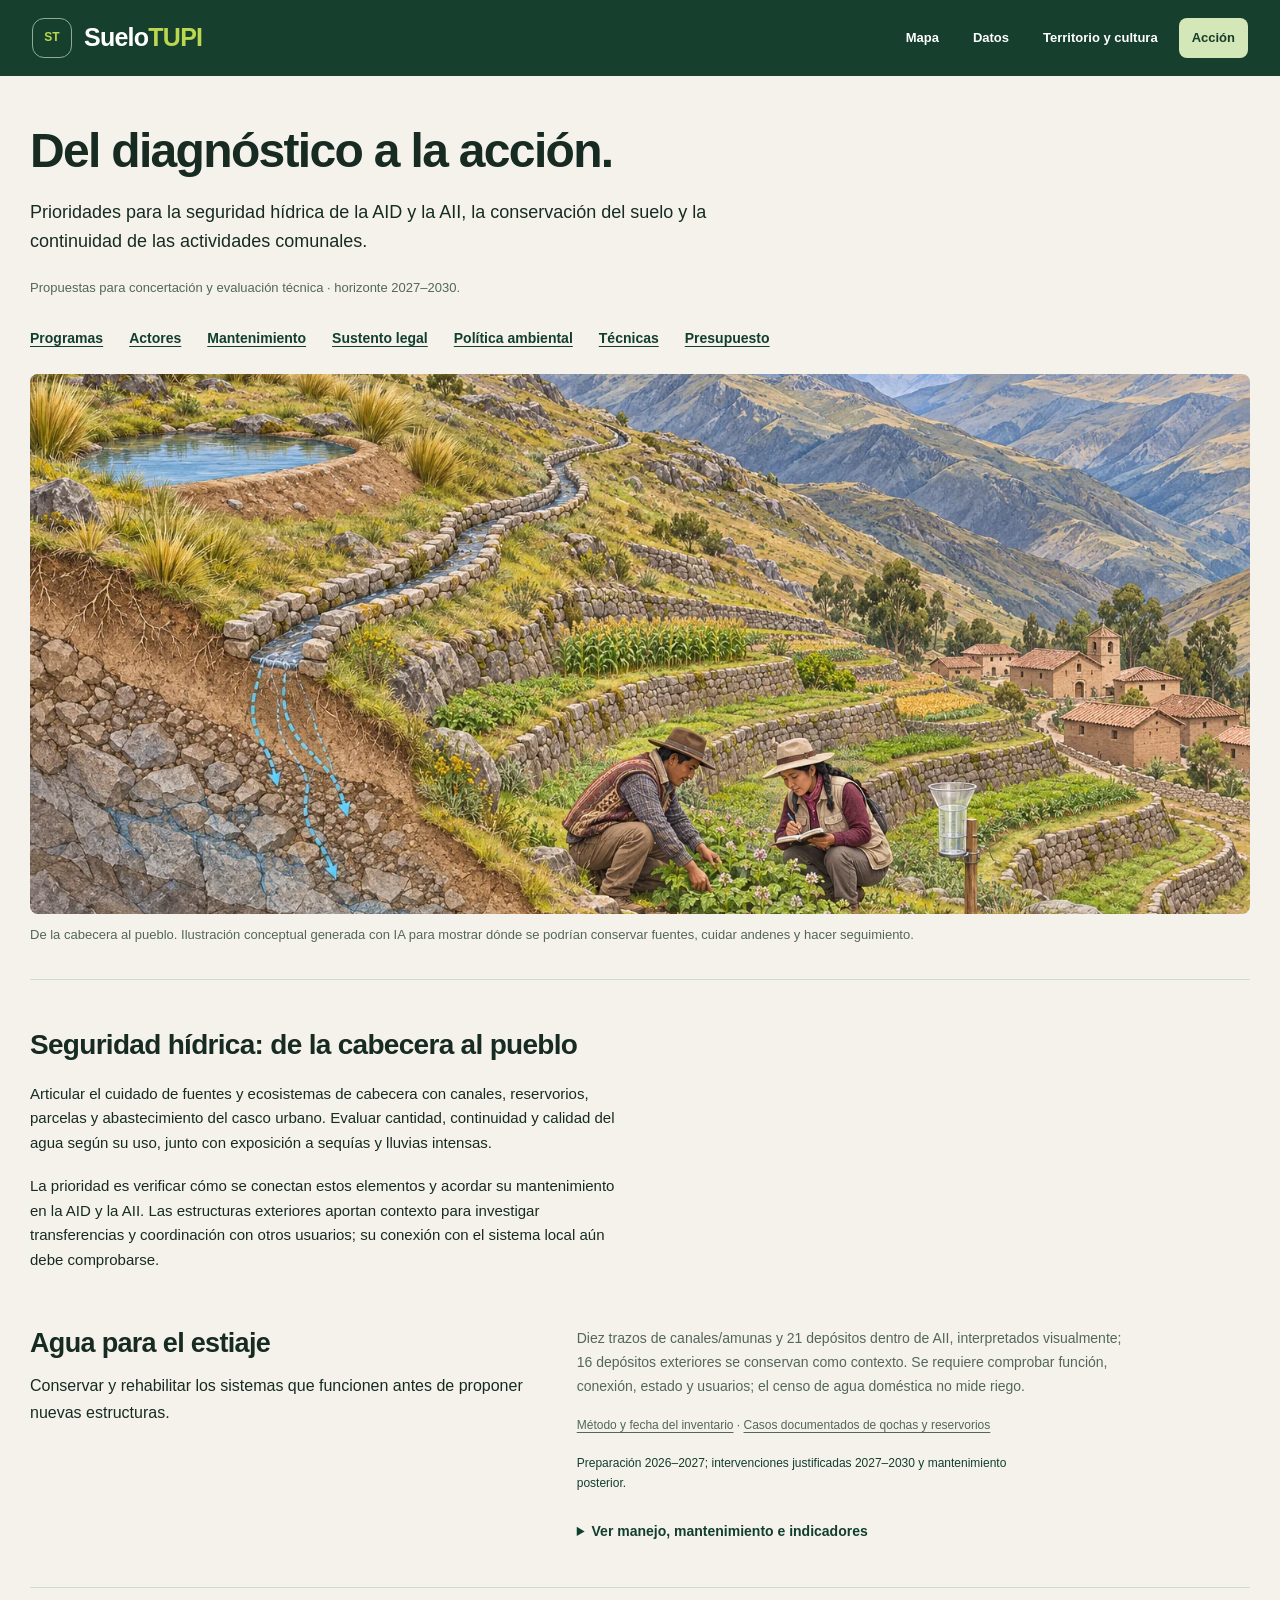
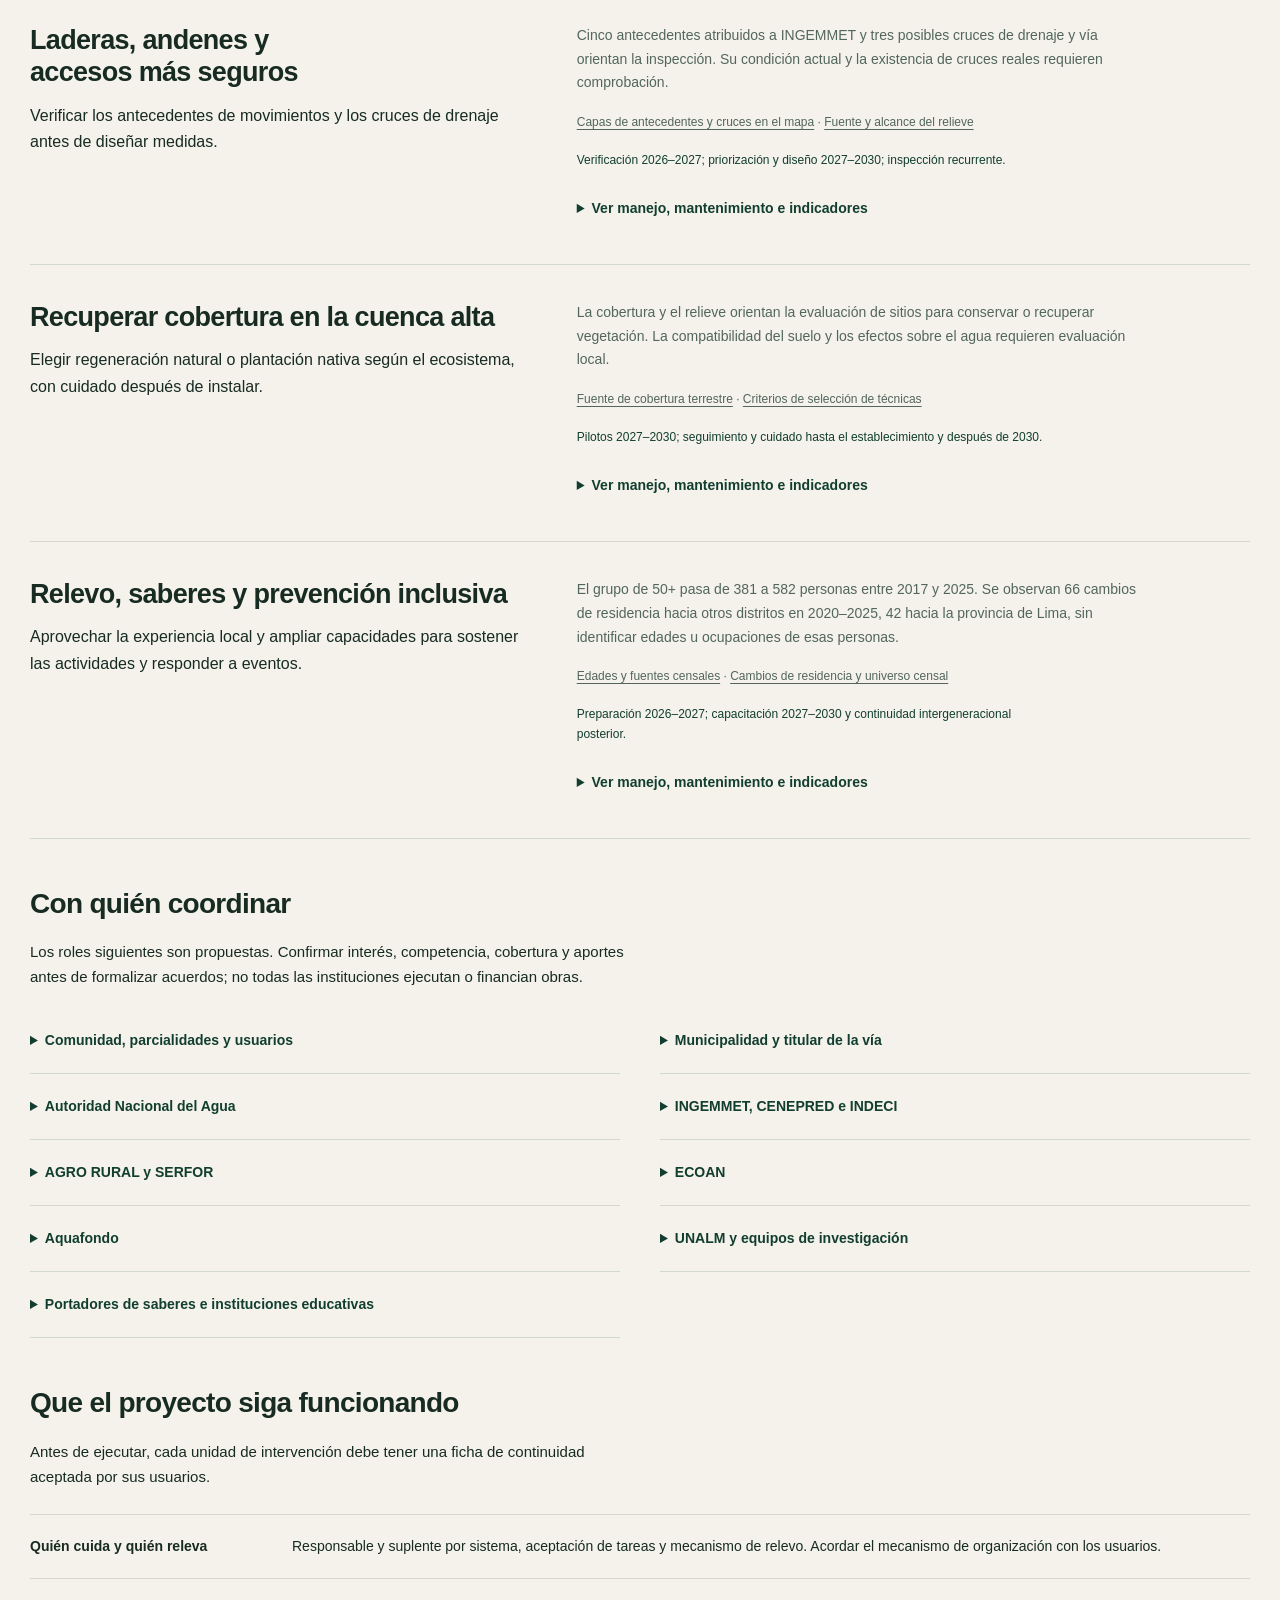
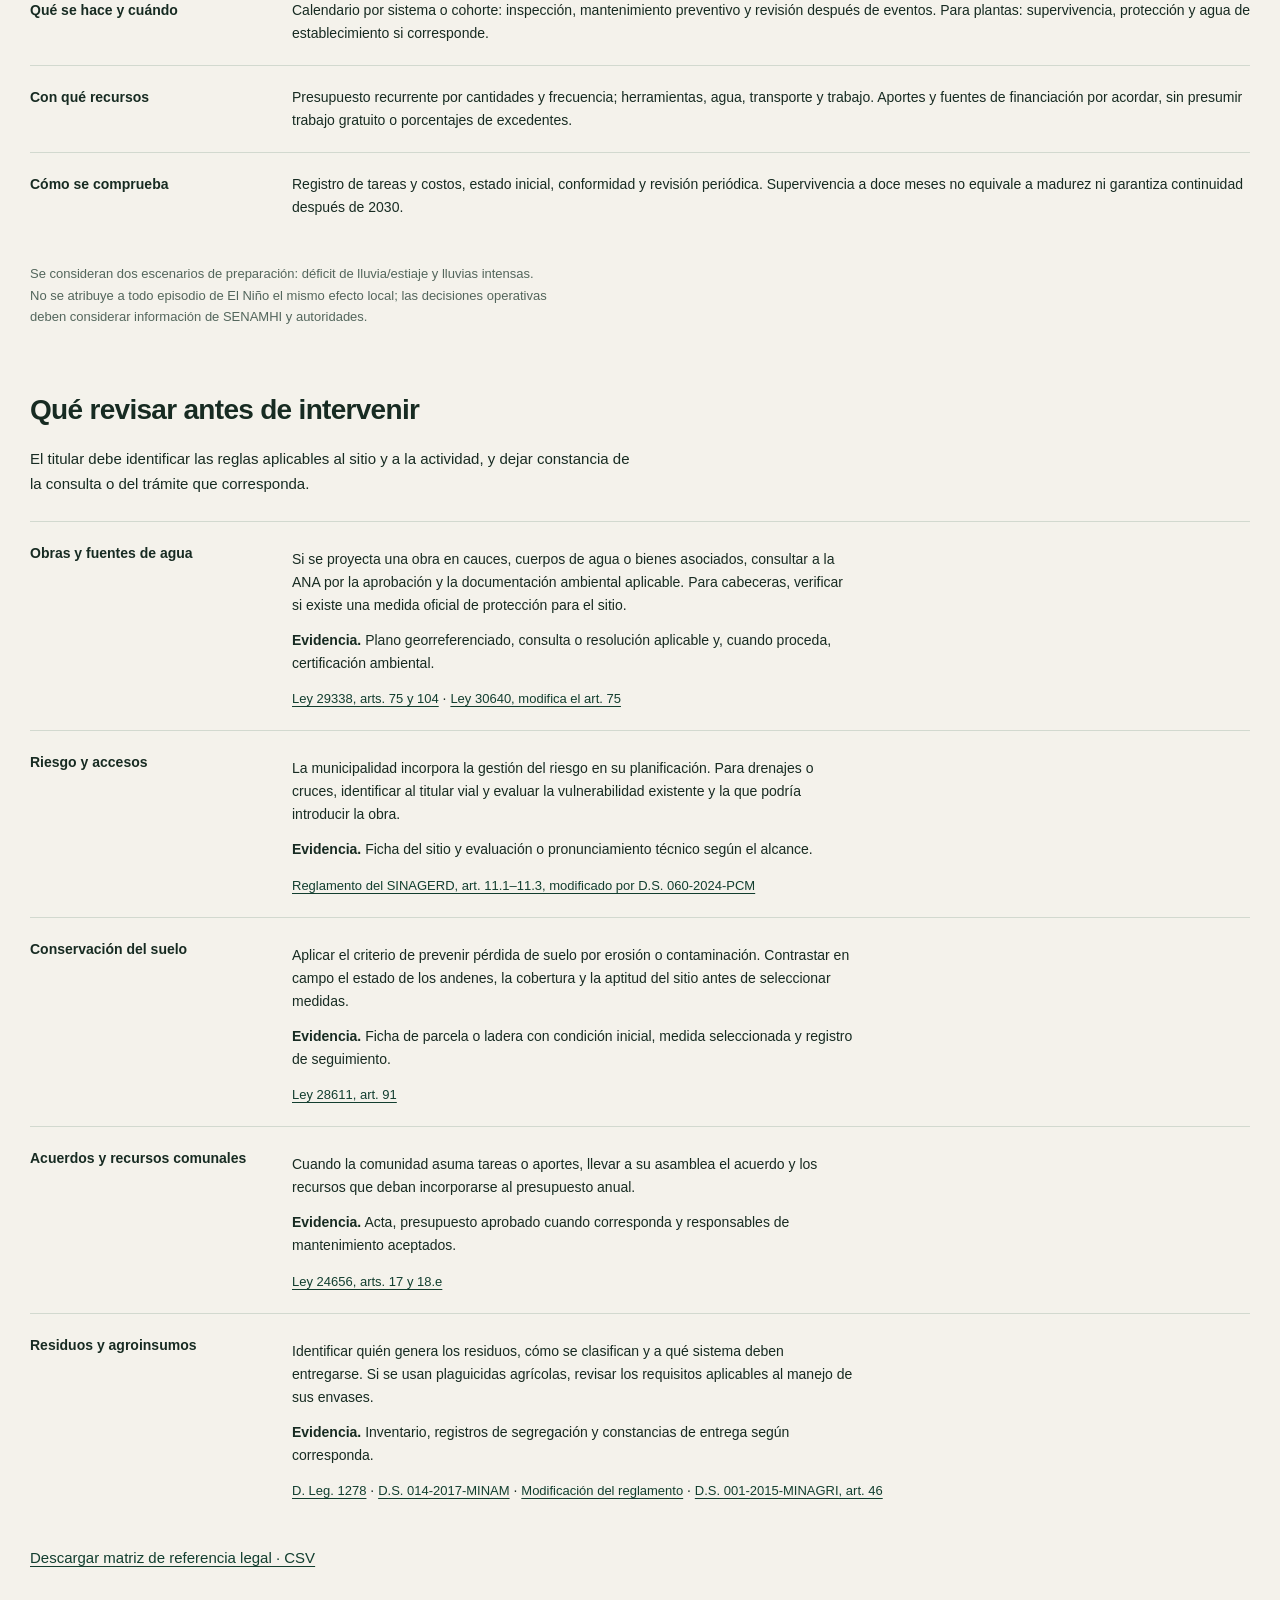
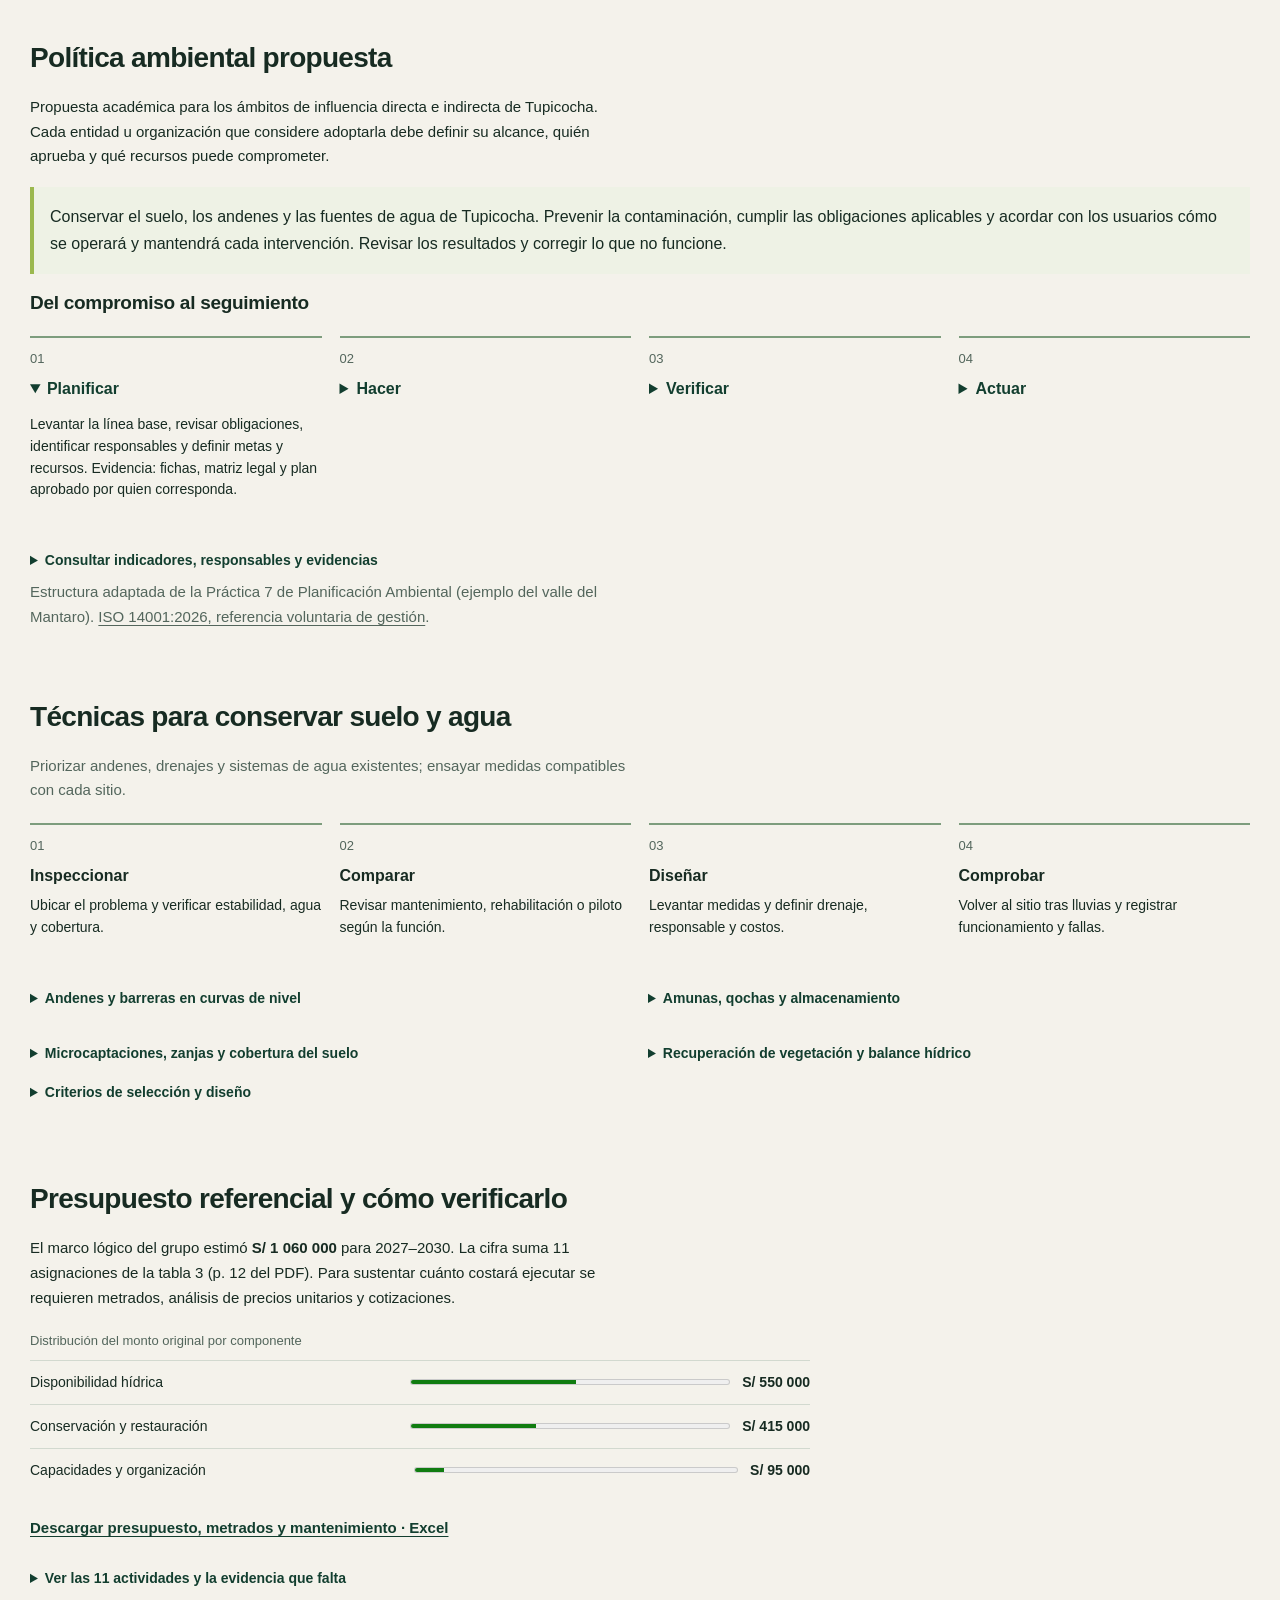
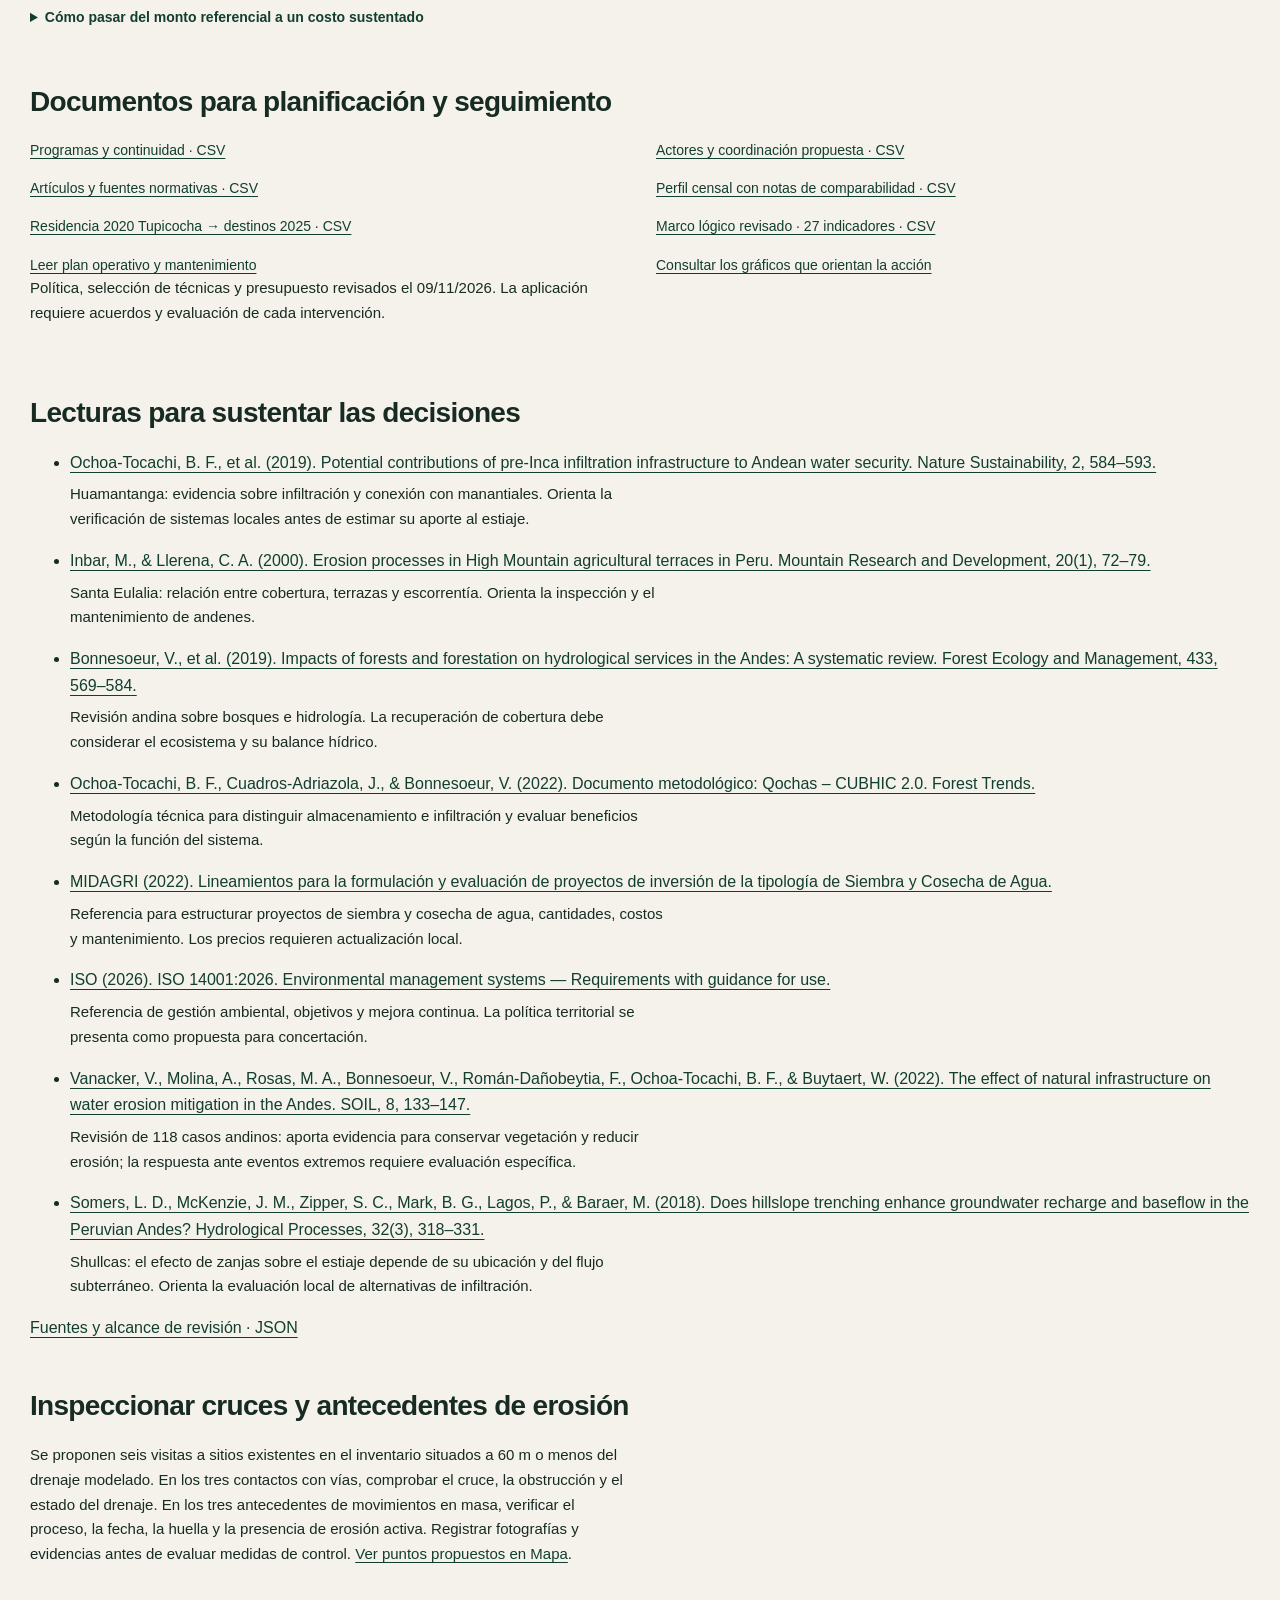
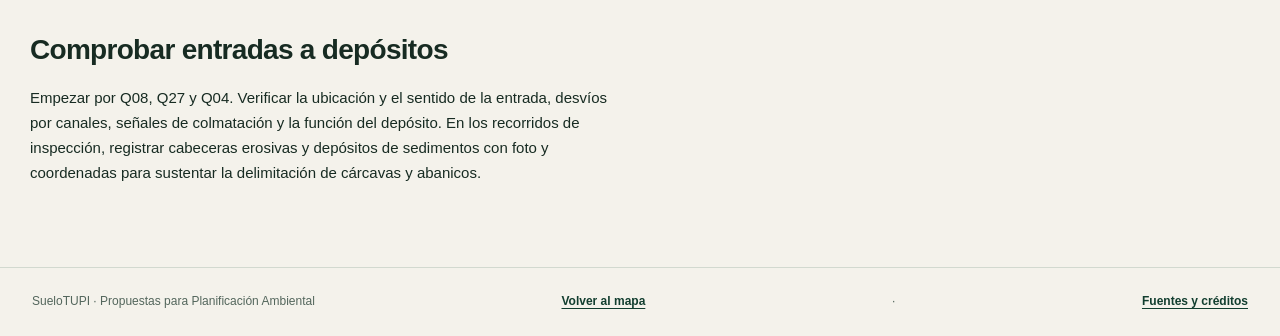
<file: accion.html>
<!doctype html><html lang="es"><head><link rel="icon" href="data:,"><meta charset="utf-8"><meta name="viewport" content="width=device-width,initial-scale=1"><title>SueloTUPI · Acción territorial</title><meta name="description" content="Propuestas de manejo, actores, mantenimiento e indicadores para Tupicocha."><link rel="stylesheet" href="territorio.css?v=20261106p2"><link rel="stylesheet" href="accion.css?v=20261109"></head><body><a class="skip-link" href="#contenido">Ir a las propuestas</a><header class="site-header"><a class="site-brand" href="index.html"><span class="brand-monogram">ST</span><span>Suelo<b>TUPI</b></span></a><nav class="site-nav" aria-label="Navegación principal"><a href="index.html">Mapa</a><a href="dashboard.html">Datos</a><a href="territorio.html">Territorio y cultura</a><a href="accion.html" aria-current="page">Acción</a></nav></header><main id="contenido" class="action-shell"><section class="action-intro"><h1>Del diagnóstico a la acción.</h1><p>Prioridades para la seguridad hídrica de la AID y la AII, la conservación del suelo y la continuidad de las actividades comunales.</p><p class="action-status">Propuestas para concertación y evaluación técnica · horizonte 2027–2030.</p><nav class="action-index" aria-label="En esta sección"><a href="#programas">Programas</a><a href="#actores">Actores</a><a href="#continuidad">Mantenimiento</a><a href="#normas">Sustento legal</a><a href="#politica">Política ambiental</a><a href="#tecnicas">Técnicas</a><a href="#presupuesto">Presupuesto</a></nav><figure class="action-hero">
  <img src="assets/accion-cabecera-ilustracion.webp" width="1536" height="1024" fetchpriority="high" alt="Ilustración de una cabecera andina con qocha y canal de infiltración, andenes, viviendas y dos personas que registran observaciones de campo.">
  <figcaption>De la cabecera al pueblo. Ilustración conceptual generada con IA para mostrar dónde se podrían conservar fuentes, cuidar andenes y hacer seguimiento.</figcaption>
</figure></section>
<section class="action-section" id="seguridad-hidrica"><h2>Seguridad hídrica: de la cabecera al pueblo</h2><p>Articular el cuidado de fuentes y ecosistemas de cabecera con canales, reservorios, parcelas y abastecimiento del casco urbano. Evaluar cantidad, continuidad y calidad del agua según su uso, junto con exposición a sequías y lluvias intensas.</p><p>La prioridad es verificar cómo se conectan estos elementos y acordar su mantenimiento en la AID y la AII. Las estructuras exteriores aportan contexto para investigar transferencias y coordinación con otros usuarios; su conexión con el sistema local aún debe comprobarse.</p></section><section id="programas" aria-label="Programas de acción"><article class="programme" id="programa-agua"><div class="programme-heading"><h2>Agua para el estiaje</h2><p>Conservar y rehabilitar los sistemas que funcionen antes de proponer nuevas estructuras.</p></div><div class="programme-content"><p class="evidence-reading">Diez trazos de canales/amunas y 21 depósitos dentro de AII, interpretados visualmente; 16 depósitos exteriores se conservan como contexto. Se requiere comprobar función, conexión, estado y usuarios; el censo de agua doméstica no mide riego.</p><p class="source-inline"><a href="fuentes.html#inventario">Método y fecha del inventario</a> · <a href="territorio.html#reservorios">Casos documentados de qochas y reservorios</a></p><p class="horizon">Preparación 2026–2027; intervenciones justificadas 2027–2030 y mantenimiento posterior.</p><details class="programme-details"><summary>Ver manejo, mantenimiento e indicadores</summary><h3>Propuesta de manejo</h3><p>Inventariar captaciones, tramos, depósitos y puntos de uso; priorizar reparación sustentada, pérdidas y mantenimiento. Evaluar alternativas de almacenamiento e infiltración según suelo, geología y demanda.</p><h3>Antes de intervenir</h3><p>Ficha por sistema, balance de oferta y demanda de agua, acuerdo de usuarios, diseño y autorizaciones pertinentes.</p><h3>Cuidado y continuidad</h3><p>Usuarios y responsables acordados por sistema: limpieza e inspección antes de lluvias; revisión de entradas, salidas, sedimentos y revestimiento. Registrar tareas, costos y fallas, con revisión después de eventos.</p><h3>Qué se medirá</h3><p>Longitud operativa verificada, unidades con mantenimiento registrado y continuidad de servicio medida en el universo acordado. Separar agua domiciliaria, riego e infiltración.</p><p class="action-reference">Marco lógico: A1.1, A1.2, A1.3, A1.4</p><details class="metric-details"><summary>Indicadores y fórmulas del marco</summary><dl><div><dt>Cobertura de inventario por tipo</dt><dd>100 × estructuras verificadas / padrón validado del mismo tipo; si no hay padrón, informar conteo sin porcentaje · % y conteos por tipo separados</dd></div><div><dt>Estructuras nuevas operativas con conformidad</dt><dd>Conteo por tipo con diseño, autorizaciones pertinentes, recepción y prueba · unidades por tipo</dd></div><div><dt>Estructuras deterioradas rehabilitadas</dt><dd>100 × estructuras inicialmente deterioradas/colmatadas rehabilitadas con conformidad / total de estructuras identificadas inicialmente deterioradas/colmatadas del mismo tipo · % por tipo</dd></div><div><dt>Cumplimiento de mantenimiento de estructuras y drenajes</dt><dd>100 × unidades mantenidas conformes / unidades del padrón de estructuras hídricas y drenajes críticos; calcular por tipo sin limitar al subconjunto programado · % por tipo</dd></div></dl></details><p class="action-reference">Actores para coordinar: <a href="#actor-comunidad">Comunidad, parcialidades y usuarios</a>, <a href="#actor-ana">Autoridad Nacional del Agua</a>, <a href="#actor-aquafondo">Aquafondo</a>, <a href="#actor-agro">AGRO RURAL y SERFOR</a>, <a href="#actor-unalm">UNALM y equipos de investigación</a>, <a href="#actor-municipalidad">Municipalidad y titular de la vía</a></p></details></div></article><article class="programme" id="programa-suelo"><div class="programme-heading"><h2>Laderas, andenes y accesos más seguros</h2><p>Verificar los antecedentes de movimientos y los cruces de drenaje antes de diseñar medidas.</p></div><div class="programme-content"><p class="evidence-reading">Cinco antecedentes atribuidos a INGEMMET y tres posibles cruces de drenaje y vía orientan la inspección. Su condición actual y la existencia de cruces reales requieren comprobación.</p><p class="source-inline"><a href="index.html">Capas de antecedentes y cruces en el mapa</a> · <a href="fuentes.html#relieve">Fuente y alcance del relieve</a></p><p class="horizon">Verificación 2026–2027; priorización y diseño 2027–2030; inspección recurrente.</p><details class="programme-details"><summary>Ver manejo, mantenimiento e indicadores</summary><h3>Propuesta de manejo</h3><p>Recuperar fichas y fechas de los antecedentes; inspeccionar laderas y andenes, obstrucciones y contactos reales. Evaluar conservación de andenes y drenajes y, donde corresponda, diseño geotécnico/hidráulico de soluciones.</p><h3>Antes de intervenir</h3><p>Diagnóstico del sitio y receptores, validación de que el cruce existe y revisión del titular de la vía. No dimensionar obras ni declarar zonas seguras a partir de puntos o pendiente.</p><h3>Cuidado y continuidad</h3><p>Custodios de andenes y titular vial por identificar y acordar: revisar muros y drenajes antes de lluvias y tras eventos; retirar obstrucciones de forma segura según indicación técnica; registrar cambios y cierres.</p><h3>Qué se medirá</h3><p>Sitios con ficha verificable, superficie/longitud de andenes intervenida con conformidad y mantenimiento efectuado. Comunicar obstrucciones; los umbrales de alerta requieren sustento y autoridad competente.</p><p class="action-reference">Marco lógico: A2.1, A2.3</p><details class="metric-details"><summary>Indicadores y fórmulas del marco</summary><dl><div><dt>Unidades críticas con ficha y revisión técnica</dt><dd>100 × unidades priorizadas con ficha/evaluación requerida / unidades del padrón priorizado · %</dd></div><div><dt>Andenes prioritarios rehabilitados</dt><dd>100 × unidades rehabilitadas conformes / unidades inventariadas priorizadas, con unidad definida · %</dd></div><div><dt>Obras ejecutadas con conformidad técnica</dt><dd>100 × obras ejecutadas con conformidad / obras ejecutadas incluidas · %</dd></div></dl></details><p class="action-reference">Actores para coordinar: <a href="#actor-municipalidad">Municipalidad y titular de la vía</a>, <a href="#actor-riesgo">INGEMMET, CENEPRED e INDECI</a>, <a href="#actor-comunidad">Comunidad, parcialidades y usuarios</a>, <a href="#actor-ana">Autoridad Nacional del Agua</a>, <a href="#actor-agro">AGRO RURAL y SERFOR</a>, <a href="#actor-unalm">UNALM y equipos de investigación</a></p></details></div></article><article class="programme" id="programa-cabecera"><div class="programme-heading"><h2>Recuperar cobertura en la cuenca alta</h2><p>Elegir regeneración natural o plantación nativa según el ecosistema, con cuidado después de instalar.</p></div><div class="programme-content"><p class="evidence-reading">La cobertura y el relieve orientan la evaluación de sitios para conservar o recuperar vegetación. La compatibilidad del suelo y los efectos sobre el agua requieren evaluación local.</p><p class="source-inline"><a href="fuentes.html#mapbiomas">Fuente de cobertura terrestre</a> · <a href="#tecnicas">Criterios de selección de técnicas</a></p><p class="horizon">Pilotos 2027–2030; seguimiento y cuidado hasta el establecimiento y después de 2030.</p><details class="programme-details"><summary>Ver manejo, mantenimiento e indicadores</summary><h3>Propuesta de manejo</h3><p>Inventariar especies, suelo y presiones; comparar regeneración asistida y pilotos de plantación. Evaluar queñuas (Polylepis spp.) solo en sitios compatibles. Maguey y shutanco del marco requieren identificación y aptitud; no se asignan automáticamente a cabecera.</p><h3>Antes de intervenir</h3><p>Determinación botánica y procedencia, compatibilidad ecológica y geotécnica, fuente de agua si el establecimiento lo requiere, protección y acuerdo de cuidado. No sustituir pajonales o humedales conservados por árboles.</p><h3>Cuidado y continuidad</h3><p>Acordar cuidadores locales y suplentes con los usuarios: riego de establecimiento si procede, protección frente a ganado, inspección, registro de mortalidad y reposición como cohortes separadas. Presupuestar y asegurar continuidad antes de plantar.</p><h3>Qué se medirá</h3><p>Seguimiento propuesto a los 3, 6 y 12 meses y luego anual: supervivencia sobre cohorte original, causa de mortalidad, cobertura y costos. La edad de madurez se definirá por especie y objetivo; no se promete madurez en 2030.</p><p class="action-reference">Marco lógico: A2.2, A2.4</p><details class="metric-details"><summary>Indicadores y fórmulas del marco</summary><dl><div><dt>Supervivencia de cohorte original a 12 meses</dt><dd>100 × individuos originales vivos a 12 meses / individuos originales instalados; reportar no localizados y cobertura · % por especie/sitio/cohorte</dd></div><div><dt>Acuerdo de manejo con mapa y evaluación anual</dt><dd>Estado documental del acuerdo y conteo de evaluaciones realizadas · estado y evaluaciones separados</dd></div></dl></details><p class="action-reference">Actores para coordinar: <a href="#actor-comunidad">Comunidad, parcialidades y usuarios</a>, <a href="#actor-ecoan">ECOAN</a>, <a href="#actor-agro">AGRO RURAL y SERFOR</a>, <a href="#actor-unalm">UNALM y equipos de investigación</a>, <a href="#actor-ana">Autoridad Nacional del Agua</a></p></details></div></article><article class="programme" id="programa-comunidad"><div class="programme-heading"><h2>Relevo, saberes y prevención inclusiva</h2><p>Aprovechar la experiencia local y ampliar capacidades para sostener las actividades y responder a eventos.</p></div><div class="programme-content"><p class="evidence-reading">El grupo de 50+ pasa de 381 a 582 personas entre 2017 y 2025. Se observan 66 cambios de residencia hacia otros distritos en 2020–2025, 42 hacia la provincia de Lima, sin identificar edades u ocupaciones de esas personas.</p><p class="source-inline"><a href="dashboard.html#socialTitle">Edades y fuentes censales</a> · <a href="dashboard.html#migrationTitle">Cambios de residencia y universo censal</a></p><p class="horizon">Preparación 2026–2027; capacitación 2027–2030 y continuidad intergeneracional posterior.</p><details class="programme-details"><summary>Ver manejo, mantenimiento e indicadores</summary><h3>Propuesta de manejo</h3><p>Organizar aprendizaje entre generaciones sobre agua, andenes y cuidado de plantas; tareas técnicas y productivas con participación voluntaria. Revisar rutas y comunicación accesible para personas con dificultades de movilidad y acordar ejercicios de preparación.</p><h3>Antes de intervenir</h3><p>Convocatoria inclusiva, intereses y disponibilidad de participantes; acuerdos de acceso, registro de prácticas y coordinación con autoridades. No presumir incapacidad por edad o escolaridad.</p><h3>Cuidado y continuidad</h3><p>Equipos locales con relevo de funciones y custodia compartida de registros; formación práctica recurrente, revisión de contactos y rendición periódica. El mecanismo de mantenimiento debe ser acordado por sus participantes.</p><h3>Qué se medirá</h3><p>Participantes únicos, competencias demostradas y actividades de educación documentadas; cumplimiento de tareas acordadas. Investigar edad y ocupación de migrantes antes de atribuir déficit laboral al éxodo juvenil.</p><p class="action-reference">Marco lógico: A3.1, A3.2, A3.3</p><details class="metric-details"><summary>Indicadores y fórmulas del marco</summary><dl><div><dt>Personas formadas sin duplicados</dt><dd>Conteo de participantes únicos con criterio de formación completada · personas</dd></div><div><dt>Competencia práctica demostrada</dt><dd>100 × evaluados que cumplen rúbrica / participantes evaluados · %</dd></div><div><dt>Campañas realizadas y documentadas</dt><dd>Conteo de campañas con plan y reporte · campañas/año</dd></div><div><dt>Mejora de aprendizaje entre pruebas</dt><dd>100 × evaluados con mejora según criterio / participantes con prueba inicial y final comparables · %</dd></div><div><dt>Mecanismo de mantenimiento y financiamiento acordado</dt><dd>Estado de acta, calendario, presupuesto y mecanismo evaluado; sin asumir fondos recaudados · estado documental</dd></div></dl></details><p class="action-reference">Actores para coordinar: <a href="#actor-comunidad">Comunidad, parcialidades y usuarios</a>, <a href="#actor-cultura">Portadores de saberes e instituciones educativas</a>, <a href="#actor-unalm">UNALM y equipos de investigación</a>, <a href="#actor-municipalidad">Municipalidad y titular de la vía</a>, <a href="#actor-riesgo">INGEMMET, CENEPRED e INDECI</a></p></details></div></article></section>
<section id="actores" class="action-section"><h2>Con quién coordinar</h2><p>Los roles siguientes son propuestas. Confirmar interés, competencia, cobertura y aportes antes de formalizar acuerdos; no todas las instituciones ejecutan o financian obras.</p><div class="actors-grid"><details class="actor" id="actor-comunidad"><summary>Comunidad, parcialidades y usuarios</summary><p>Deliberar sobre sitios y prioridades; acordar custodios, suplentes y tareas de mantenimiento con los usuarios de cada sistema.</p><p><strong>Instrumento propuesto:</strong> Acta, padrón de usuarios y calendario aceptado; identificar organizaciones de riego y productores existentes.</p><p class="source-inline">Autonomía y organización comunal: Ley 24656. Participación específica propuesta. <a href="https://cdn.www.gob.pe/uploads/document/file/1395361/Ley%20General%20de%20Comunidades%20Campesinas.pdf" target="_blank" rel="noopener">Consultar referencia</a>.</p></details><details class="actor" id="actor-municipalidad"><summary>Municipalidad y titular de la vía</summary><p>Articular prevención territorial, revisión de accesos y programación de mantenimiento. Identificar qué entidad tiene a cargo cada tramo vial.</p><p><strong>Instrumento propuesto:</strong> Plan de trabajo y presupuesto según competencias; coordinación provincial/regional cuando corresponda.</p><p class="source-inline">Gestión del riesgo en planificación local: reglamento SINAGERD, art. 11. <a href="https://busquedas.elperuano.pe/dispositivo/NL/2296148-1" target="_blank" rel="noopener">Consultar referencia</a>.</p></details><details class="actor" id="actor-ana"><summary>Autoridad Nacional del Agua</summary><p>Consultar la protección de fuentes y las gestiones aplicables a intervenciones en cauces y bienes asociados al agua.</p><p><strong>Instrumento propuesto:</strong> Consulta técnica y procedimientos que correspondan; el acuerdo comunal no reemplaza las autorizaciones aplicables.</p><p class="source-inline">Ley 29338, arts. 75 y104; art. 75 modificado por Ley 30640. <a href="https://busquedas.elperuano.pe/dispositivo/NL/330691-1" target="_blank" rel="noopener">Consultar referencia</a>.</p></details><details class="actor" id="actor-riesgo"><summary>INGEMMET, CENEPRED e INDECI</summary><p>Usar información de INGEMMET para contrastar antecedentes; solicitar orientación de CENEPRED en prevención/reducción y de INDECI en preparación/respuesta, según competencias.</p><p><strong>Instrumento propuesto:</strong> Solicitud de información y asistencia canalizada con el gobierno local; fichas de sitio y productos técnicos.</p><p class="source-inline">Competencias diferenciadas para información geológica, prevención y respuesta; coordinar con el gobierno local. <a href="https://busquedas.elperuano.pe/dispositivo/NL/2296148-1" target="_blank" rel="noopener">Consultar referencia</a>.</p></details><details class="actor" id="actor-agro"><summary>AGRO RURAL y SERFOR</summary><p>Explorar asistencia sobre conservación productiva, andenes y restauración con vegetación adecuada al sitio.</p><p><strong>Instrumento propuesto:</strong> Consulta de programas y requisitos; verificar elegibilidad, ámbito, disponibilidad y soporte técnico.</p><p class="source-inline">Asistencia y elegibilidad de programas por consultar según el tipo de intervención. <a href="https://www.gob.pe/agrorural" target="_blank" rel="noopener">Consultar referencia</a>.</p></details><details class="actor" id="actor-ecoan"><summary>ECOAN</summary><p>Explorar cooperación para restauración de ecosistemas andinos, viverismo y seguimiento comunitario de especies nativas.</p><p><strong>Instrumento propuesto:</strong> Propuesta de cooperación con sitios, tareas, costos y seguimiento; confirmar interés y cobertura territorial.</p><p class="source-inline">Experiencia publicada en Acción Andina; la cooperación en Tupicocha requiere concertación. <a href="https://ecoanperu.org/accion-andina/" target="_blank" rel="noopener">Consultar referencia</a>.</p></details><details class="actor" id="actor-aquafondo"><summary>Aquafondo</summary><p>Explorar apoyo en conservación de fuentes, infraestructura natural y articulación de actores para el agua.</p><p><strong>Instrumento propuesto:</strong> Propuesta sustentada y evaluación de cooperación; no presumir financiamiento ni atribuir volúmenes de recarga.</p><p class="source-inline">La institución describe trabajo en las cuencas Chillón, Rímac y Lurín; participación local por coordinar. <a href="https://aquafondo.org.pe/programas-y-proyectos/siembra-de-agua-sbn/amunas/" target="_blank" rel="noopener">Consultar referencia</a>.</p></details><details class="actor" id="actor-unalm"><summary>UNALM y equipos de investigación</summary><p>Proponer asistencia en suelos, hidrología, identificación botánica, SIG y evaluación de resultados con aprendizaje local.</p><p><strong>Instrumento propuesto:</strong> Plan de investigación o extensión con autorización, productos, custodia de información y devolución de resultados.</p><p class="source-inline">Cooperación propuesta para investigación y extensión; requiere acuerdo institucional. <a href="https://www.lamolina.edu.pe/" target="_blank" rel="noopener">Consultar referencia</a>.</p></details><details class="actor" id="actor-cultura"><summary>Portadores de saberes e instituciones educativas</summary><p>Diseñar aprendizaje intergeneracional, registro consentido de prácticas y actividades inclusivas con mujeres, jóvenes y personas mayores.</p><p><strong>Instrumento propuesto:</strong> Acuerdos de participación y uso de registros; coordinación con Cultura y educación cuando sea pertinente.</p><p class="source-inline">Participación voluntaria de portadores, con reconocimiento y uso consentido de sus conocimientos. <a href="https://www.gob.pe/institucion/cultura/normas-legales/391137-rvm-n-236-2019-vmpcic-mc" target="_blank" rel="noopener">Consultar referencia</a>.</p></details></div></section>
<section id="continuidad" class="action-section"><h2>Que el proyecto siga funcionando</h2><p>Antes de ejecutar, cada unidad de intervención debe tener una ficha de continuidad aceptada por sus usuarios.</p><dl class="continuity-list"><div><dt>Quién cuida y quién releva</dt><dd>Responsable y suplente por sistema, aceptación de tareas y mecanismo de relevo. Acordar el mecanismo de organización con los usuarios.</dd></div><div><dt>Qué se hace y cuándo</dt><dd>Calendario por sistema o cohorte: inspección, mantenimiento preventivo y revisión después de eventos. Para plantas: supervivencia, protección y agua de establecimiento si corresponde.</dd></div><div><dt>Con qué recursos</dt><dd>Presupuesto recurrente por cantidades y frecuencia; herramientas, agua, transporte y trabajo. Aportes y fuentes de financiación por acordar, sin presumir trabajo gratuito o porcentajes de excedentes.</dd></div><div><dt>Cómo se comprueba</dt><dd>Registro de tareas y costos, estado inicial, conformidad y revisión periódica. Supervivencia a doce meses no equivale a madurez ni garantiza continuidad después de 2030.</dd></div></dl><p class="scenario-note">Se consideran dos escenarios de preparación: déficit de lluvia/estiaje y lluvias intensas. No se atribuye a todo episodio de El Niño el mismo efecto local; las decisiones operativas deben considerar información de SENAMHI y autoridades.</p></section>
<section id="normas" class="action-section">
  <h2>Qué revisar antes de intervenir</h2>
  <p>El titular debe identificar las reglas aplicables al sitio y a la actividad, y dejar constancia de la consulta o del trámite que corresponda.</p>
  <dl class="legal-list">
    <div><dt>Obras y fuentes de agua</dt><dd><p>Si se proyecta una obra en cauces, cuerpos de agua o bienes asociados, consultar a la ANA por la aprobación y la documentación ambiental aplicable. Para cabeceras, verificar si existe una medida oficial de protección para el sitio.</p><p><strong>Evidencia.</strong> Plano georreferenciado, consulta o resolución aplicable y, cuando proceda, certificación ambiental.</p><a href="https://www.ana.gob.pe/sites/default/files/publication/files/ley_29338_0.pdf">Ley 29338, arts. 75 y 104</a> · <a href="https://leyes.congreso.gob.pe/Documentos/2016_2021/ADLP/Texto_Consolidado/30640-TXM.pdf">Ley 30640, modifica el art. 75</a></dd></div>
    <div><dt>Riesgo y accesos</dt><dd><p>La municipalidad incorpora la gestión del riesgo en su planificación. Para drenajes o cruces, identificar al titular vial y evaluar la vulnerabilidad existente y la que podría introducir la obra.</p><p><strong>Evidencia.</strong> Ficha del sitio y evaluación o pronunciamiento técnico según el alcance.</p><a href="https://busquedas.elperuano.pe/dispositivo/NL/2296148-1">Reglamento del SINAGERD, art. 11.1–11.3, modificado por D.S. 060-2024-PCM</a></dd></div>
    <div><dt>Conservación del suelo</dt><dd><p>Aplicar el criterio de prevenir pérdida de suelo por erosión o contaminación. Contrastar en campo el estado de los andenes, la cobertura y la aptitud del sitio antes de seleccionar medidas.</p><p><strong>Evidencia.</strong> Ficha de parcela o ladera con condición inicial, medida seleccionada y registro de seguimiento.</p><a href="https://www.minam.gob.pe/calidadambiental/wp-content/uploads/sites/22/2013/10/Ley-general-del-ambiente.pdf">Ley 28611, art. 91</a></dd></div>
    <div><dt>Acuerdos y recursos comunales</dt><dd><p>Cuando la comunidad asuma tareas o aportes, llevar a su asamblea el acuerdo y los recursos que deban incorporarse al presupuesto anual.</p><p><strong>Evidencia.</strong> Acta, presupuesto aprobado cuando corresponda y responsables de mantenimiento aceptados.</p><a href="https://leyes.congreso.gob.pe/Documentos/Leyes/24656.pdf">Ley 24656, arts. 17 y 18.e</a></dd></div>
    <div><dt>Residuos y agroinsumos</dt><dd><p>Identificar quién genera los residuos, cómo se clasifican y a qué sistema deben entregarse. Si se usan plaguicidas agrícolas, revisar los requisitos aplicables al manejo de sus envases.</p><p><strong>Evidencia.</strong> Inventario, registros de segregación y constancias de entrega según corresponda.</p><a href="https://www.gob.pe/institucion/minam/normas-legales/3635-1278">D. Leg. 1278</a> · <a href="https://www.gob.pe/institucion/minam/normas-legales/3695-014-2017-minam">D.S. 014-2017-MINAM</a> · <a href="https://www.gob.pe/institucion/minam/normas-legales/2649587-001-2022-minam">Modificación del reglamento</a> · <a href="https://www.gob.pe/institucion/senasa/normas-legales/1050594-001-2015-minagri">D.S. 001-2015-MINAGRI, art. 46</a></dd></div>
  </dl>
  <p><a href="downloads/accion_20261031/MARCO_NORMATIVO_REFERENCIA.csv" download>Descargar matriz de referencia legal · CSV</a></p>
</section>
<section class="action-section planning-update" id="politica">
  <h2>Política ambiental propuesta</h2>
  <p>Propuesta académica para los ámbitos de influencia directa e indirecta de Tupicocha. Cada entidad u organización que considere adoptarla debe definir su alcance, quién aprueba y qué recursos puede comprometer.</p>
  <blockquote>Conservar el suelo, los andenes y las fuentes de agua de Tupicocha. Prevenir la contaminación, cumplir las obligaciones aplicables y acordar con los usuarios cómo se operará y mantendrá cada intervención. Revisar los resultados y corregir lo que no funcione.</blockquote>
  <h3>Del compromiso al seguimiento</h3>
  <ol class="action-steps">
    <li><details open><summary>Planificar</summary><p>Levantar la línea base, revisar obligaciones, identificar responsables y definir metas y recursos. Evidencia: fichas, matriz legal y plan aprobado por quien corresponda.</p></details></li>
    <li><details><summary>Hacer</summary><p>Ejecutar las medidas acordadas, capacitar a quienes harán el mantenimiento y comunicar los controles a usuarios y contratistas pertinentes. Evidencia: acta, bitácora y registro de participantes.</p></details></li>
    <li><details><summary>Verificar</summary><p>Revisar fichas, indicadores e incidentes según el calendario acordado. Distinguir las tareas realizadas del resultado observado en campo.</p></details></li>
    <li><details><summary>Actuar</summary><p>Asignar responsable y plazo a cada corrección, comprobar su eficacia y comunicar los resultados. Revisar la política ante cambios de actividad, obligaciones o resultados.</p></details></li>
  </ol>
  <details class="programme-details">
    <summary>Consultar indicadores, responsables y evidencias</summary>
    <p>Roles propuestos. Las metas numéricas se fijan tras levantar la línea base y acordar el universo de medición.</p>
    <div class="planning-table"><table><thead><tr><th scope="col">Compromiso</th><th scope="col">Qué medir y cuándo</th><th scope="col">Responsable propuesto y evidencia</th></tr></thead><tbody>
      <tr><td data-label="Compromiso">Conservar suelo</td><td data-label="Seguimiento">Hectáreas con prácticas verificadas y sitios con inspección, antes y después de lluvias.</td><td data-label="Evidencia">Equipo técnico y custodios de andenes · fichas, geometrías y fotos fechadas.</td></tr>
      <tr><td data-label="Compromiso">Usar y proteger el agua</td><td data-label="Seguimiento">Unidades operativas y fugas u obstrucciones atendidas, por tipo de sistema y campaña.</td><td data-label="Evidencia">Usuarios y custodio acordado · padrón, inspección y prueba funcional.</td></tr>
      <tr><td data-label="Compromiso">Prevenir contaminación</td><td data-label="Seguimiento">Hallazgos por inspección y entregas registradas de residuos cuando corresponda.</td><td data-label="Evidencia">Titular o generador · inventario, ficha de inspección y constancia de entrega.</td></tr>
      <tr><td data-label="Compromiso">Capacitar y dar continuidad</td><td data-label="Seguimiento">Participantes únicos y competencias demostradas por jornada.</td><td data-label="Evidencia">Facilitador y organización convocante · lista y rúbrica práctica.</td></tr>
      <tr><td data-label="Compromiso">Cumplir y mejorar</td><td data-label="Seguimiento">Correcciones cerradas en plazo ÷ correcciones con plazo vencido en el periodo, al revisar el plan. Si no hay casos, registrar «no aplica».</td><td data-label="Evidencia">Responsable designado por la entidad adoptante · matriz, registro de cierre y revisión de eficacia.</td></tr>
    </tbody></table></div>
  </details>
  <p class="source-inline">Estructura adaptada de la Práctica 7 de Planificación Ambiental (ejemplo del valle del Mantaro). <a href="https://www.iso.org/standard/14001">ISO 14001:2026, referencia voluntaria de gestión</a>.</p>
</section>
<section class="action-section planning-update" id="tecnicas"><h2>Técnicas para conservar suelo y agua</h2><p class="chapter-intro">Priorizar andenes, drenajes y sistemas de agua existentes; ensayar medidas compatibles con cada sitio.</p><ol class="action-steps technique-steps" aria-label="Pasos para elegir una técnica">
  <li><strong>Inspeccionar</strong><p>Ubicar el problema y verificar estabilidad, agua y cobertura.</p></li>
  <li><strong>Comparar</strong><p>Revisar mantenimiento, rehabilitación o piloto según la función.</p></li>
  <li><strong>Diseñar</strong><p>Levantar medidas y definir drenaje, responsable y costos.</p></li>
  <li><strong>Comprobar</strong><p>Volver al sitio tras lluvias y registrar funcionamiento y fallas.</p></li>
</ol><div class="planning-grid">
<details class="programme-details"><summary>Andenes y barreras en curvas de nivel</summary><p>Revisar muros, drenaje, socavación y cobertura de cada andén. Conservar y reparar estructuras existentes antes de añadir barreras. Un estudio experimental en Santa Eulalia vincula la respuesta de escorrentía con cobertura y estado de terrazas; no establece un diseño universal para Tupicocha.</p><p>Las barreras de piedra pueden evaluarse como complemento donde haya material, estabilidad y salida segura del exceso de agua. La altura, base, empotramiento y separación requieren diseño local. Distinguir el control de erosión superficial de las obras de contención y del manejo de flujos de detritos: cada objetivo requiere una evaluación específica.</p><p>Indicadores: longitud o superficie rehabilitada con conformidad, condición de drenajes y mantenimiento después de lluvias. Vinculación: A2.1 y A2.3.</p><a href="https://cris.haifa.ac.il/en/publications/erosion-processes-in-high-mountain-agricultural-terraces-in-peru-2/">Inbar y Llerena, 2000 · estudio en Santa Eulalia</a></details>
<details class="programme-details"><summary>Amunas, qochas y almacenamiento</summary><figure class="chapter-photo"><img src="assets/accion-infiltracion-almacenamiento.svg" width="640" height="174" loading="lazy" alt="Comparación esquemática entre fondo permeable con infiltración y fondo revestido para almacenar agua."><figcaption>El fondo permeable deja pasar agua al terreno. El revestimiento continuo busca retenerla. Esquema conceptual sin dimensiones de obra.</figcaption></figure><p>Separar canales de conducción, amunas de infiltración, depósitos permeables y reservorios revestidos. Revisar entradas, salidas, sedimentos, fugas y usuarios. El estudio de Ochoa-Tocachi y colaboradores demuestra la utilidad de medir conexiones de infiltración en Huamantanga, no confirma la función de los trazos de Tupicocha.</p><p>Una geomembrana en el fondo busca limitar infiltración y almacenar agua; no se le asigna automáticamente el beneficio de recarga de una qocha permeable. La superficie de Google Earth no permite estimar volumen útil sin batimetría/topografía y niveles.</p><p>Indicadores: estructuras verificadas, funcionamiento y mantenimiento por tipo, caudal y nivel medidos cuando exista instrumentación. Vinculación: A1.1–A1.4.</p><a href="https://doi.org/10.1038/s41893-019-0307-1">Ochoa-Tocachi et al., 2019</a> · <a href="https://www.forest-trends.org/publications/documento-metodologico-qochas-cubhic-2-0/">Qochas CUBHIC 2.0</a></details>
<details class="programme-details"><summary>Microcaptaciones, zanjas y cobertura del suelo</summary><p>Las microcaptaciones son pequeñas áreas preparadas para retener escorrentía cerca de plantas; se diferencian de la microcuenca hidrográfica que delimita el drenaje territorial. Su aplicación en Tupicocha se plantea como piloto sujeto a evaluación local.</p><p>La revisión andina de Vanacker y colaboradores (2022) respalda evaluar medidas de conservación para reducir erosión, junto con la protección de vegetación. Las zanjas y las microcaptaciones son intervenciones distintas: el estudio de Somers y colaboradores (2018), en Shullcas, muestra que el beneficio de zanjas sobre el caudal de estiaje depende de la ubicación y la respuesta subterránea.</p><p>Antes de excavar, comprobar infiltración, estabilidad y evacuación del exceso de agua. Excluir sitios con riesgo de desestabilización y conservar humedales. El acolchado requiere material limpio y compatible con la vegetación local.</p><p>Comparar cobertura o supervivencia, humedad del suelo y señales de erosión antes y después del piloto, con un sitio de referencia cuando sea posible. El diseño y replanteo necesitan levantamiento de precisión adecuada; el modelo de 30 m sirve para reconocimiento territorial.</p><p><a href="https://soil.copernicus.org/articles/8/133/2022/">Vanacker et al., 2022 · revisión andina</a> · <a href="https://doi.org/10.1002/hyp.11423">Somers et al., 2018 · zanjas en Shullcas</a></p></details>
<details class="programme-details"><summary>Recuperación de vegetación y balance hídrico</summary><p>Conservar bosques, pajonales y humedales existentes. Evaluar regeneración asistida antes de plantar, seleccionar especies por identificación y sitio, y asegurar cuidado. La revisión de Bonnesoeur y colaboradores muestra que los efectos hidrológicos dependen del ecosistema y del tipo de intervención.</p><p>Plantar árboles no garantiza incrementar agua disponible; se deben considerar consumo hídrico y efectos sobre ecosistemas de pastizal. Definir cuidadores que acepten la responsabilidad, protección, riego si procede y seguimiento de supervivencia original a 3, 6 y 12 meses. Vinculación: A2.2 y A2.4.</p><a href="https://doi.org/10.1016/j.foreco.2018.11.033">Bonnesoeur et al., 2019 · revisión andina</a></details></div><details class="programme-details"><summary>Criterios de selección y diseño</summary><p>Seleccionar las técnicas según suelo, pendiente, estabilidad, ecosistema y régimen de lluvias. La ubicación en la sierra por sí sola no determina aridez ni capacidad de infiltración. Las dimensiones constructivas requieren levantamiento y evaluación técnica del sitio.</p></details></section><section class="action-section planning-update" id="presupuesto">
  <h2>Presupuesto referencial y cómo verificarlo</h2>
  <p>El marco lógico del grupo estimó <strong>S/ 1 060 000</strong> para 2027–2030. La cifra suma 11 asignaciones de la tabla 3 (p. 12 del PDF). Para sustentar cuánto costará ejecutar se requieren metrados, análisis de precios unitarios y cotizaciones.</p>
  <figure class="budget-breakdown">
    <figcaption>Distribución del monto original por componente</figcaption>
    <ul>
      <li><span>Disponibilidad hídrica</span><meter min="0" max="1060000" value="550000" aria-label="Disponibilidad hídrica, 550 000 soles del total"></meter><strong>S/ 550 000</strong></li>
      <li><span>Conservación y restauración</span><meter min="0" max="1060000" value="415000" aria-label="Conservación y restauración, 415 000 soles del total"></meter><strong>S/ 415 000</strong></li>
      <li><span>Capacidades y organización</span><meter min="0" max="1060000" value="95000" aria-label="Capacidades y organización, 95 000 soles del total"></meter><strong>S/ 95 000</strong></li>
    </ul>
  </figure>
  <p><a class="budget-download" href="downloads/planificacion_20261106/PRESUPUESTO_TUPICOCHA.xlsx" download>Descargar presupuesto, metrados y mantenimiento · Excel</a></p>
  <details class="programme-details"><summary>Ver las 11 actividades y la evidencia que falta</summary><div class="planning-table"><table><thead><tr><th scope="col">Actividad</th><th scope="col">Monto del marco (S/)</th><th scope="col">Sustento necesario</th></tr></thead><tbody><tr><td data-label="Actividad">A1.1 · Inventario y diagnóstico hídrico</td><td data-label="Monto del marco (S/)">45 000</td><td data-label="Sustento necesario">Sistemas y tramos a verificar; jornadas y perfiles técnicos; transporte, instrumentos y productos.</td></tr><tr><td data-label="Actividad">A1.2 · Nuevas estructuras hídricas</td><td data-label="Monto del marco (S/)">320 000</td><td data-label="Sustento necesario">Diseño por tipo, topografía, geotecnia, hidrología, volumen útil, partidas de obra, permisos y supervisión.</td></tr><tr><td data-label="Actividad">A1.3 · Rehabilitación hídrica</td><td data-label="Monto del marco (S/)">160 000</td><td data-label="Sustento necesario">Padrón de unidades deterioradas, diagnóstico, metrados de limpieza/reparación y acceso.</td></tr><tr><td data-label="Actividad">A1.4 · Mantenimiento preventivo</td><td data-label="Monto del marco (S/)">25 000</td><td data-label="Sustento necesario">Unidades operativas, frecuencia anual, cuadrillas, herramientas y registro de tareas.</td></tr><tr><td data-label="Actividad">A2.1 · Evaluación de laderas y sitios</td><td data-label="Monto del marco (S/)">65 000</td><td data-label="Sustento necesario">Áreas/sitios, campañas, productos, vuelos solo si aportan evidencia, procesamiento y revisión especializada.</td></tr><tr><td data-label="Actividad">A2.2 · Recuperación de cobertura</td><td data-label="Monto del marco (S/)">140 000</td><td data-label="Sustento necesario">Sitios y especies compatibles, hectáreas/individuos, procedencia, instalación, protección, riego y seguimiento.</td></tr><tr><td data-label="Actividad">A2.3 · Andenes y conservación</td><td data-label="Monto del marco (S/)">190 000</td><td data-label="Sustento necesario">Padrón y selección de andenes; longitud/volumen por reparación, drenaje, materiales y acarreo.</td></tr><tr><td data-label="Actividad">A2.4 · Acuerdos de manejo</td><td data-label="Monto del marco (S/)">20 000</td><td data-label="Sustento necesario">Reuniones, consultas, cartografía y evaluaciones con productos definidos.</td></tr><tr><td data-label="Actividad">A3.1 · Capacitación práctica</td><td data-label="Monto del marco (S/)">45 000</td><td data-label="Sustento necesario">Número de sesiones, asistentes, facilitación, práctica, materiales, movilidad y evaluación.</td></tr><tr><td data-label="Actividad">A3.2 · Educación ambiental</td><td data-label="Monto del marco (S/)">30 000</td><td data-label="Sustento necesario">Campañas, públicos, productos y costos por campaña; verificar programación EDUCCA y recursos.</td></tr><tr><td data-label="Actividad">A3.3 · Organización del mantenimiento</td><td data-label="Monto del marco (S/)">20 000</td><td data-label="Sustento necesario">Consultas, formalización que corresponda, registro, planificación y administración de mantenimiento.</td></tr></tbody></table></div></details>
  <details class="programme-details"><summary>Cómo pasar del monto referencial a un costo sustentado</summary>
    <ol>
      <li>Definir alcance, alternativa y sitio. Por ejemplo, para rehabilitar andenes, medir los muros y drenajes deteriorados que el diseño propone reparar.</li>
      <li>Multiplicar cada metrado por un precio unitario sustentado. Registrar mano de obra, materiales, equipos, rendimiento, transporte, fecha, plaza e impuestos.</li>
      <li>Separar inversión, costos indirectos, operación, mantenimiento y reposiciones. Sustentar por separado el financiamiento en efectivo y los aportes en especie.</li>
    </ol>
    <p>Como control de escala, el marco asigna S/ 45 000 a capacitar a 60 comuneros, equivalente a S/ 750 por participante para el paquete completo. Si se mantienen ocho campañas semestrales entre 2027 y 2030, S/ 30 000 equivalen a S/ 3 750 por campaña. Estos cocientes ayudan a revisar el alcance. El precio se estima con las partidas de cada actividad.</p>
    <p>Los S/ 25 000 de A1.4 corresponden al periodo 2028–2030 del marco. La proyección de S/ 18 000–25 000 al año del §4.3 se refiere a ingresos potenciales para el mantenimiento posterior. Los costos de esa etapa y los aportes de los usuarios requieren su propio sustento.</p>
    <p class="source-inline">Montos y horizonte: marco lógico del grupo, §4.2, tabla 3 y §4.3 (pp. 11–13 del PDF). Método: <a href="https://www.mef.gob.pe/contenidos/inv_publica/docs/metodologia_sectorial/Lineamientos_de_Siembra_y_Cosecha_de_Agua.pdf">MIDAGRI, Lineamientos de Siembra y Cosecha de Agua, 2022</a>, inversión y costos durante el funcionamiento.</p>
    <p><a href="downloads/planificacion_20261106/PRESUPUESTO_ORIGINAL_Y_SUSTENTO.csv" download>Montos originales y sustento requerido · CSV</a></p>
  </details>
</section><section class="action-section" id="documentos"><h2>Documentos para planificación y seguimiento</h2><div class="action-downloads"><a href="downloads/accion_20261031/PROGRAMAS_PROPUESTOS.csv" download>Programas y continuidad · CSV</a><a href="downloads/accion_20261031/ACTORES_POR_COORDINAR.csv" download>Actores y coordinación propuesta · CSV</a><a href="downloads/accion_20261031/MARCO_NORMATIVO_REFERENCIA.csv" download>Artículos y fuentes normativas · CSV</a><a href="downloads/accion_20261031/PERFIL_CENSAL_ACCION.csv" download>Perfil censal con notas de comparabilidad · CSV</a><a href="downloads/accion_20261031/RESIDENCIA_TUPICOCHA_2020_DESTINOS_2025.csv" download>Residencia 2020 Tupicocha → destinos 2025 · CSV</a><a href="downloads/actualizacion_20261030/MATRIZ_MARCO_LOGICO_SUBSANADA.csv" download>Marco lógico revisado · 27 indicadores · CSV</a><a href="plan-operativo.html">Leer plan operativo y mantenimiento</a><a href="dashboard.html#perfilAccionTitle">Consultar los gráficos que orientan la acción</a></div><p>Política, selección de técnicas y presupuesto revisados el 09/11/2026. La aplicación requiere acuerdos y evaluación de cada intervención.</p></section><section class="action-section planning-update" id="bibliografia-noviembre"><h2>Lecturas para sustentar las decisiones</h2><ul><li><a href="https://www.forest-trends.org/wp-content/uploads/2019/10/BRIEF-AMUNAS-COMPLETO.pdf">Ochoa-Tocachi, B. F., et al. (2019). Potential contributions of pre-Inca infiltration infrastructure to Andean water security. Nature Sustainability, 2, 584–593.</a><p>Huamantanga: evidencia sobre infiltración y conexión con manantiales. Orienta la verificación de sistemas locales antes de estimar su aporte al estiaje.</p></li><li><a href="https://cris.haifa.ac.il/en/publications/erosion-processes-in-high-mountain-agricultural-terraces-in-peru-2/">Inbar, M., &amp; Llerena, C. A. (2000). Erosion processes in High Mountain agricultural terraces in Peru. Mountain Research and Development, 20(1), 72–79.</a><p>Santa Eulalia: relación entre cobertura, terrazas y escorrentía. Orienta la inspección y el mantenimiento de andenes.</p></li><li><a href="https://research.wur.nl/en/publications/impacts-of-forests-and-forestation-on-hydrological-services-in-th/">Bonnesoeur, V., et al. (2019). Impacts of forests and forestation on hydrological services in the Andes: A systematic review. Forest Ecology and Management, 433, 569–584.</a><p>Revisión andina sobre bosques e hidrología. La recuperación de cobertura debe considerar el ecosistema y su balance hídrico.</p></li><li><a href="https://www.forest-trends.org/publications/documento-metodologico-qochas-cubhic-2-0/">Ochoa-Tocachi, B. F., Cuadros-Adriazola, J., &amp; Bonnesoeur, V. (2022). Documento metodológico: Qochas – CUBHIC 2.0. Forest Trends.</a><p>Metodología técnica para distinguir almacenamiento e infiltración y evaluar beneficios según la función del sistema.</p></li><li><a href="https://www.mef.gob.pe/contenidos/inv_publica/docs/metodologia_sectorial/Lineamientos_de_Siembra_y_Cosecha_de_Agua.pdf">MIDAGRI (2022). Lineamientos para la formulación y evaluación de proyectos de inversión de la tipología de Siembra y Cosecha de Agua.</a><p>Referencia para estructurar proyectos de siembra y cosecha de agua, cantidades, costos y mantenimiento. Los precios requieren actualización local.</p></li><li><a href="https://www.iso.org/standard/14001">ISO (2026). ISO 14001:2026. Environmental management systems — Requirements with guidance for use.</a><p>Referencia de gestión ambiental, objetivos y mejora continua. La política territorial se presenta como propuesta para concertación.</p></li><li><a href="https://soil.copernicus.org/articles/8/133/2022/">Vanacker, V., Molina, A., Rosas, M. A., Bonnesoeur, V., Román-Dañobeytia, F., Ochoa-Tocachi, B. F., &amp; Buytaert, W. (2022). The effect of natural infrastructure on water erosion mitigation in the Andes. SOIL, 8, 133–147.</a><p>Revisión de 118 casos andinos: aporta evidencia para conservar vegetación y reducir erosión; la respuesta ante eventos extremos requiere evaluación específica.</p></li><li><a href="https://pure.etsmtl.ca/en/publications/does-hillslope-trenching-enhance-groundwater-recharge-and-baseflo/">Somers, L. D., McKenzie, J. M., Zipper, S. C., Mark, B. G., Lagos, P., &amp; Baraer, M. (2018). Does hillslope trenching enhance groundwater recharge and baseflow in the Peruvian Andes? Hydrological Processes, 32(3), 318–331.</a><p>Shullcas: el efecto de zanjas sobre el estiaje depende de su ubicación y del flujo subterráneo. Orienta la evaluación local de alternativas de infiltración.</p></li></ul><a href="downloads/planificacion_20261106/FUENTES_REVISION.json" download>Fuentes y alcance de revisión · JSON</a></section><section class="action-section"><h2>Inspeccionar cruces y antecedentes de erosión</h2><p>Se proponen seis visitas a sitios existentes en el inventario situados a 60 m o menos del drenaje modelado. En los tres contactos con vías, comprobar el cruce, la obstrucción y el estado del drenaje. En los tres antecedentes de movimientos en masa, verificar el proceso, la fecha, la huella y la presencia de erosión activa. Registrar fotografías y evidencias antes de evaluar medidas de control. <a href="index.html">Ver puntos propuestos en Mapa</a>.</p></section>
<section class="action-section"><h2>Comprobar entradas a depósitos</h2><p>Empezar por Q08, Q27 y Q04. Verificar la ubicación y el sentido de la entrada, desvíos por canales, señales de colmatación y la función del depósito. En los recorridos de inspección, registrar cabeceras erosivas y depósitos de sedimentos con foto y coordenadas para sustentar la delimitación de cárcavas y abanicos.</p></section>
</main><footer class="site-footer"><span>SueloTUPI · Propuestas para Planificación Ambiental</span><a href="index.html">Volver al mapa</a> · <a href="fuentes.html">Fuentes y créditos</a></footer></body></html>
</file>
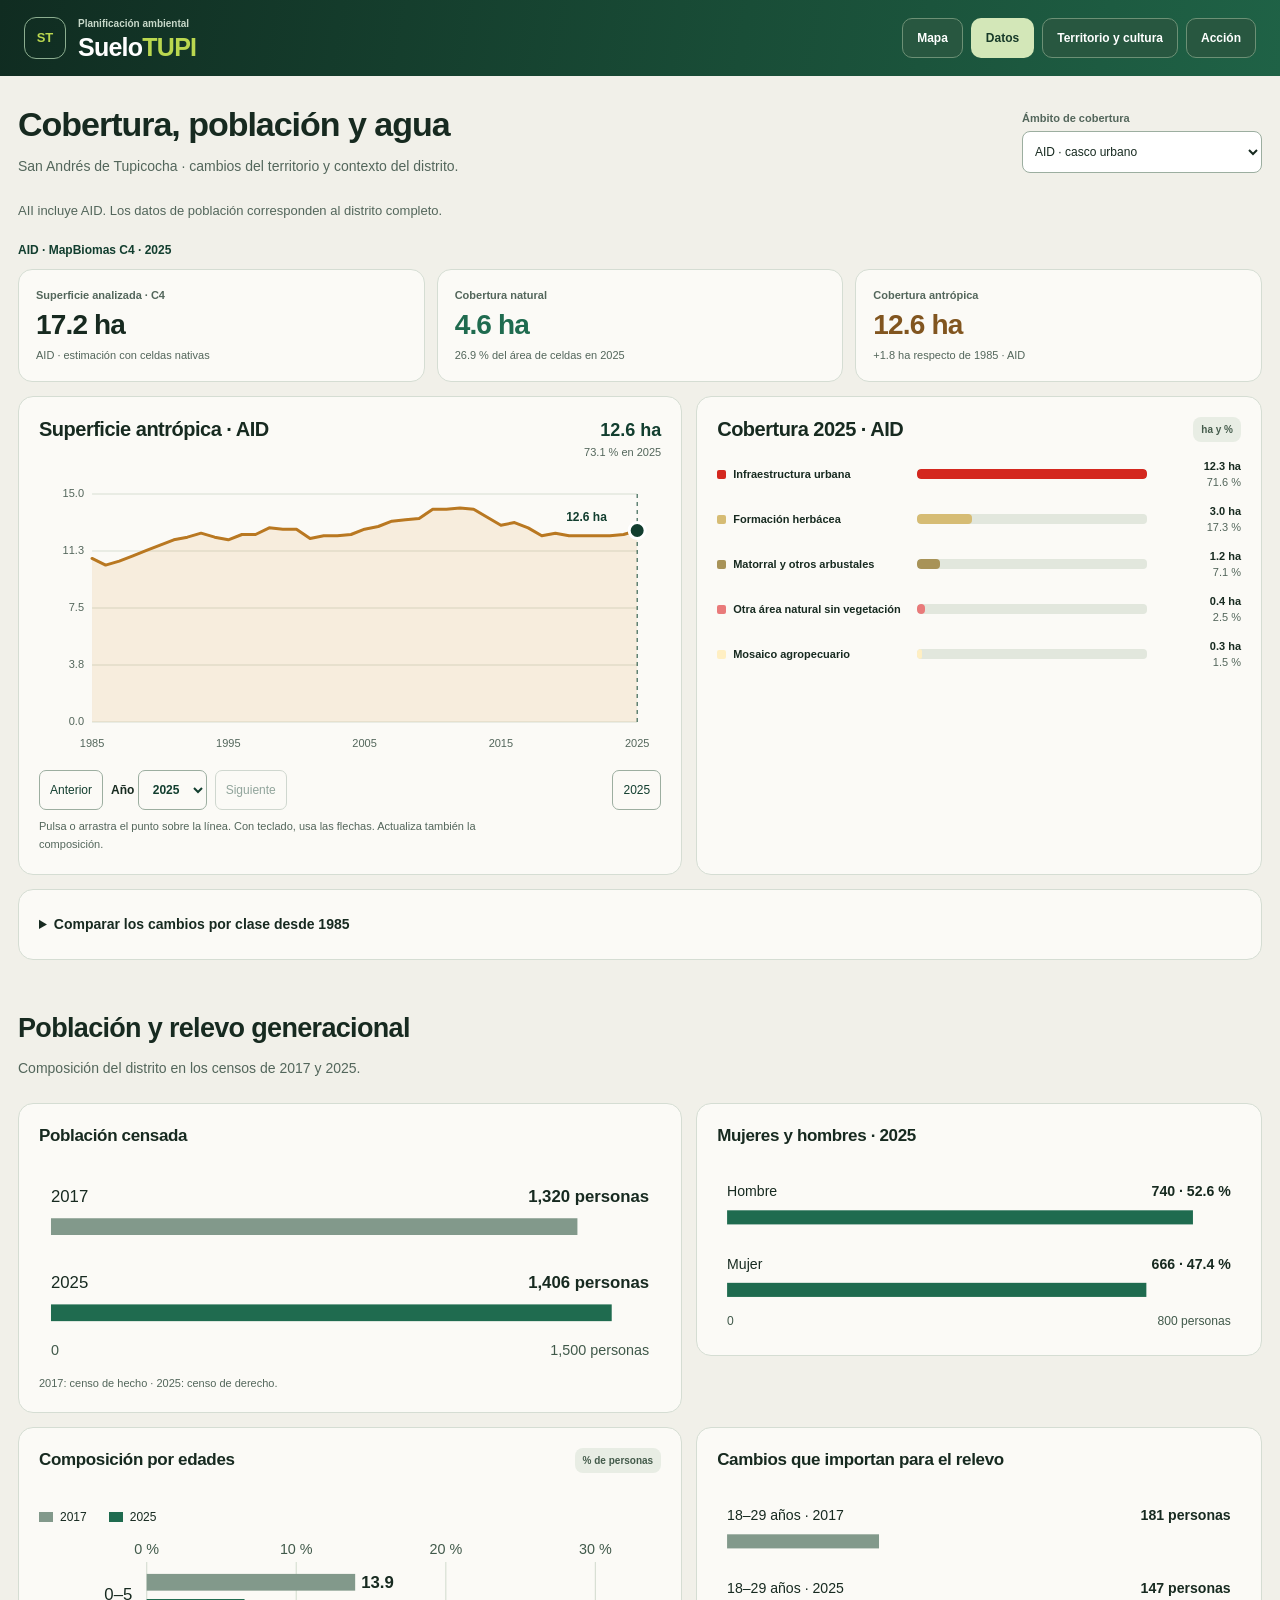
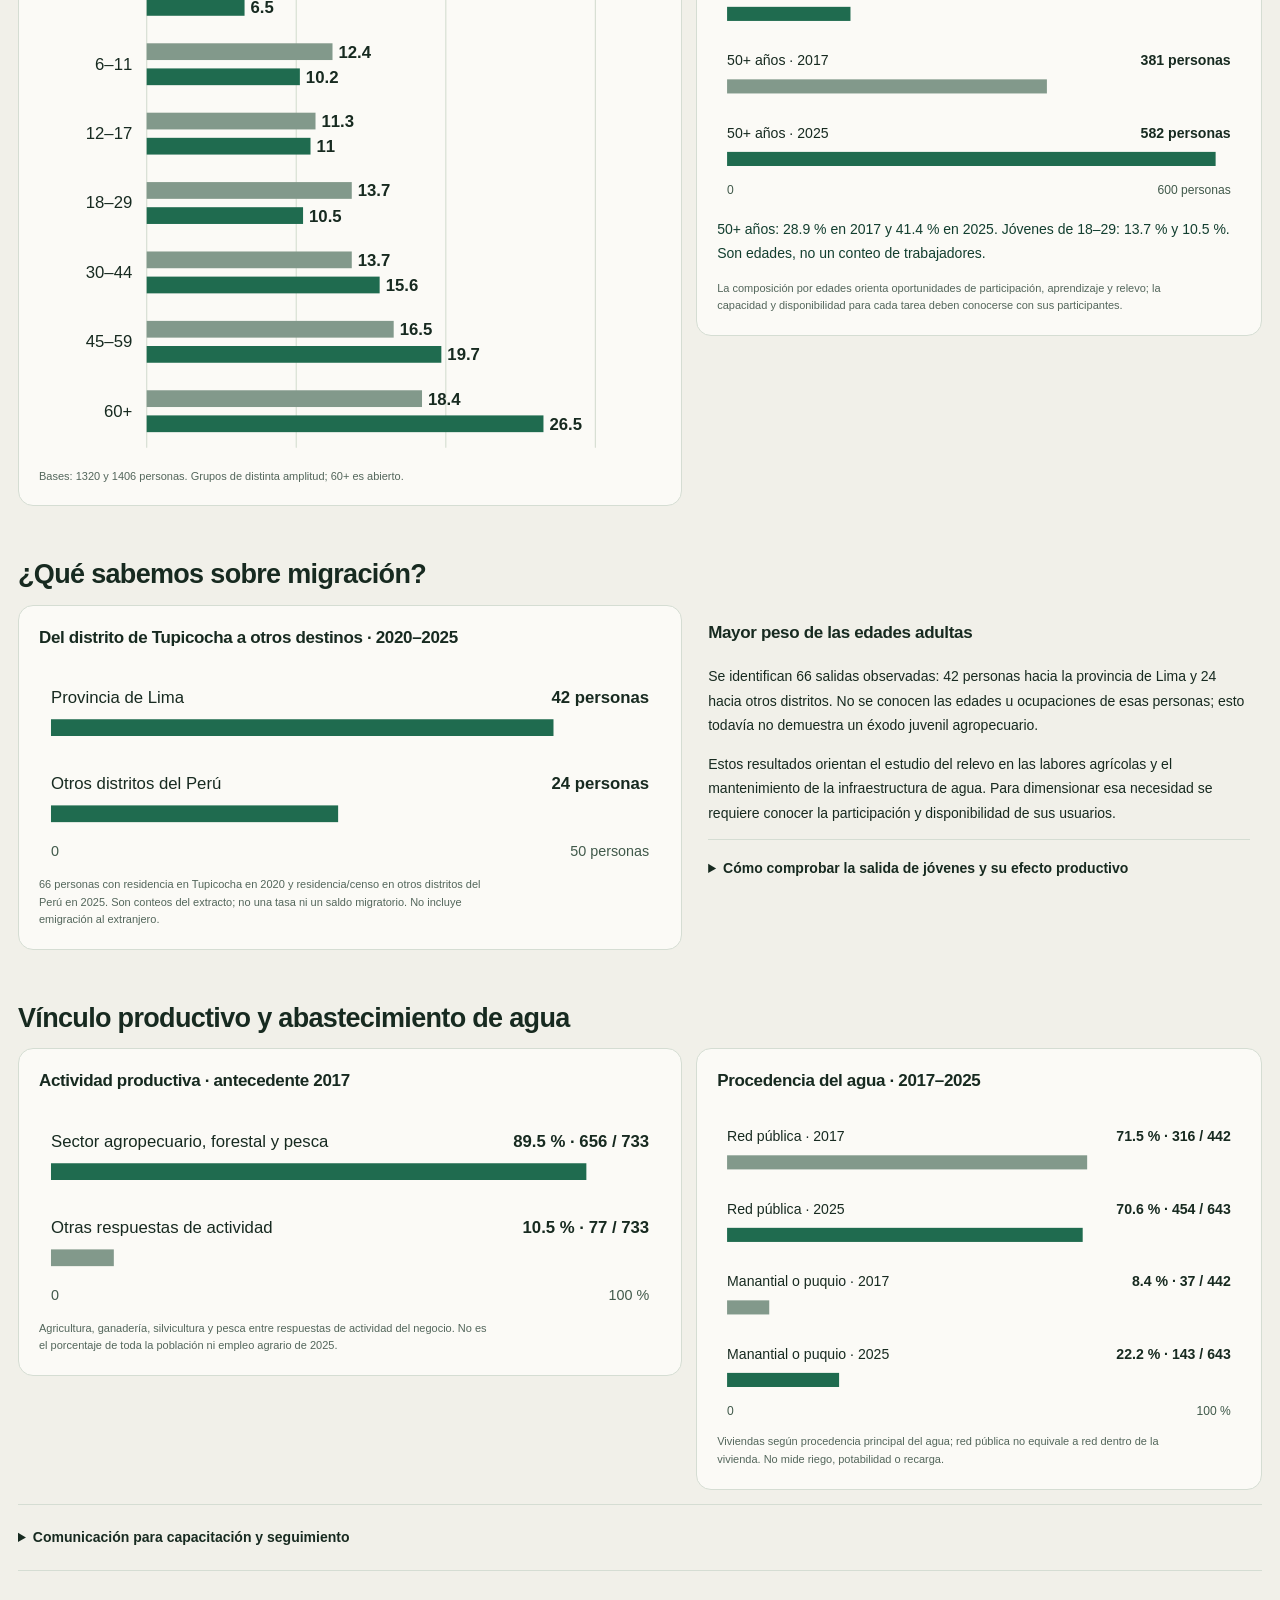
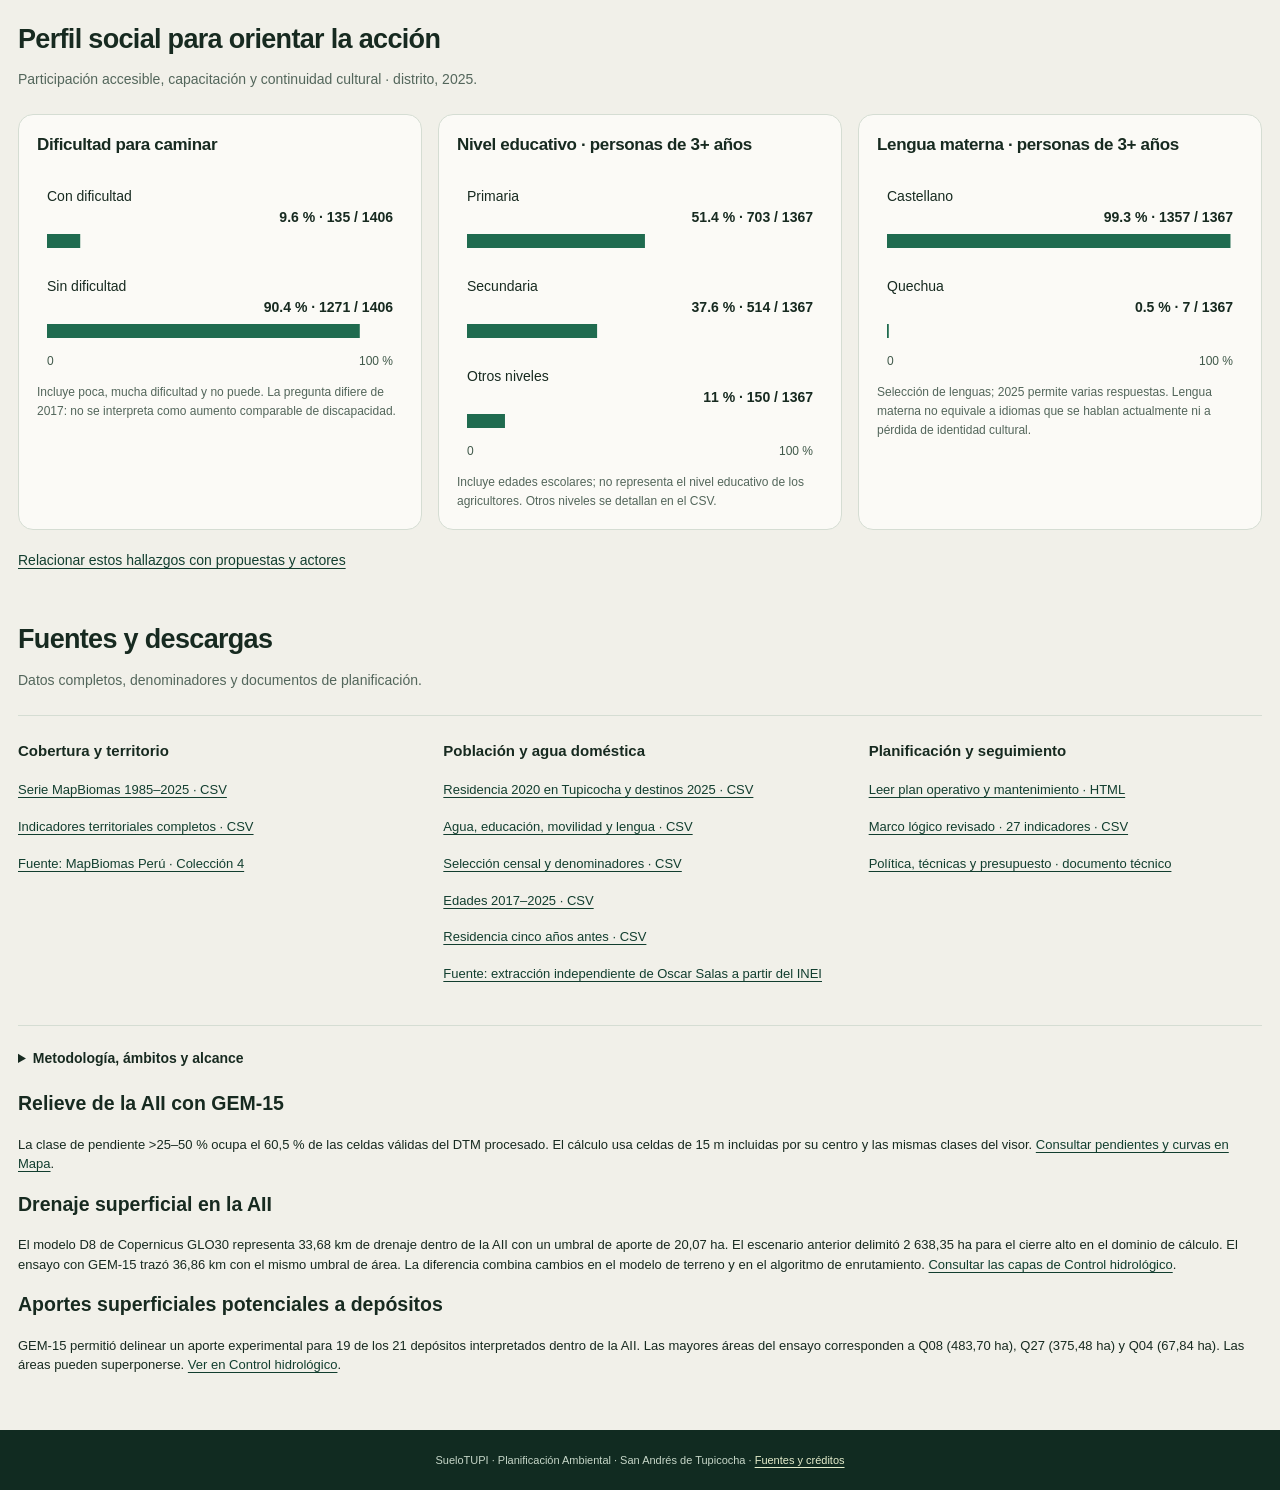
<file: dashboard.html>
<!doctype html><html lang="es"><head><link rel="icon" href="data:,"><meta charset="utf-8"><meta name="viewport" content="width=device-width,initial-scale=1"><title>SueloTUPI · Datos del territorio</title><meta name="description" content="Cobertura, población y agua de San Andrés de Tupicocha, con gráficos y fuentes."><link rel="stylesheet" href="dashboard.css?v=20261106p2"><link rel="stylesheet" href="datos.css?v=20261106p2"><link rel="stylesheet" href="nav-accion.css?v=20261106p2"><link rel="stylesheet" href="accion.css?v=20261106p2"></head><body><a class="skip-link" href="#dashboardTitle">Ir a los datos</a><header class="topbar">
    <a class="brand" href="index.html" aria-label="Volver al visor SueloTUPI">
      <span class="brand-mark" aria-hidden="true">ST</span>
      <span><small>Planificación ambiental</small><strong>Suelo<span>TUPI</span></strong></span>
    </a>
    <div class="header-context"><strong>San Andrés de Tupicocha</strong><span>AID / AII · Contexto censal distrital</span></div>
    <nav class="header-actions" aria-label="Navegación principal">
      <a class="btn btn-ghost section-link" href="index.html">Mapa</a>
      <a class="btn btn-ghost section-link" href="dashboard.html" aria-current="page">Datos</a>
      <a class="btn btn-ghost section-link" href="territorio.html">Territorio y cultura</a>
    <a class="btn btn-ghost section-link" href="accion.html">Acción</a></nav>
  </header>
<main class="dashboard-shell">
<section class="intro-row"><div><h1 id="dashboardTitle">Cobertura, población y agua</h1><p>San Andrés de Tupicocha · cambios del territorio y contexto del distrito.</p></div><div class="control-field"><label for="areaSelect">Ámbito de cobertura</label><select id="areaSelect"><option value="AID">AID · casco urbano</option><option value="AII">AII · aporte ∩ distrito</option></select></div></section>
<p class="scope-brief">AII incluye AID. Los datos de población corresponden al distrito completo.</p>
<p id="selectionStatus" class="selection-status" role="status" aria-live="polite"></p>
<section class="kpi-grid" aria-label="Superficies MapBiomas"><article class="kpi-card neutral"><span>Superficie analizada · C4</span><strong id="totalAreaKpi"></strong><small id="totalAreaNote"></small></article><article class="kpi-card natural"><span>Cobertura natural</span><strong id="naturalKpi"></strong><small id="naturalShare"></small></article><article class="kpi-card anthropic"><span>Cobertura antrópica</span><strong id="anthropicKpi"></strong><small id="anthropicDelta"></small></article></section>
<section class="chart-grid" aria-label="Cobertura y cambio anual">
<article class="panel trend-panel"><div class="panel-head"><h2 id="trendTitle">Superficie antrópica</h2><div class="selected-value"><strong id="trendValue"></strong><span id="trendShare"></span></div></div>
<div id="trendChart" class="svg-chart" role="slider" tabindex="0" aria-label="Año de la serie de superficie antrópica" aria-valuemin="1985" aria-valuemax="2025" aria-valuenow="2025" aria-describedby="timelineHelp"></div>
<div class="timeline-controls"><button id="previousYearBtn" type="button" aria-label="Año anterior">Anterior</button><label for="yearSelect">Año <select id="yearSelect"></select></label><button id="nextYearBtn" type="button" aria-label="Año siguiente">Siguiente</button><button id="latestYearBtn" type="button">2025</button></div><p id="timelineHelp" class="panel-note">Pulsa o arrastra el punto sobre la línea. Con teclado, usa las flechas. Actualiza también la composición.</p></article>
<article class="panel composition-panel"><div class="panel-head"><h2 id="compositionTitle">Cobertura 2025</h2><span class="unit-pill">ha y %</span></div><div id="compositionChart" class="bar-list"></div></article></section>
<details class="panel disclosure"><summary>Comparar los cambios por clase desde 1985</summary><div class="panel-head"><h2 id="changeTitle">Cambio desde 1985</h2><span class="unit-pill">ha</span></div><div class="change-legend"><span><i class="loss"></i>Disminución</span><span><i class="gain"></i>Aumento</span></div><div id="changeChart" class="change-list"></div><p class="panel-note">Balance neto de cobertura; no mide degradación o fertilidad del suelo.</p></details>

<section aria-labelledby="socialTitle" class="data-section"><h2 id="socialTitle">Población y relevo generacional</h2><p class="section-lead">Composición del distrito en los censos de 2017 y 2025.</p>
<div class="chart-grid"><article class="panel"><h3>Población censada</h3><div id="populationChart" class="data-graphic"></div><p class="panel-note">2017: censo de hecho · 2025: censo de derecho.</p></article><article class="panel"><h3>Mujeres y hombres · 2025</h3><div id="sexChart" class="data-graphic"></div></article></div>
<div class="chart-grid demographic-grid"><article class="panel"><div class="panel-head"><h3>Composición por edades</h3><span class="unit-pill">% de personas</span></div><div class="series-legend"><span><i class="previous"></i>2017</span><span><i class="current"></i>2025</span></div><div id="ageComparison" class="data-graphic"></div><p class="panel-note">Bases: 1320 y 1406 personas. Grupos de distinta amplitud; 60+ es abierto.</p></article>
<article class="panel"><h3>Cambios que importan para el relevo</h3><div id="generationChart" class="data-graphic"></div><p id="generationReading" class="chart-reading"></p><p class="panel-note">La composición por edades orienta oportunidades de participación, aprendizaje y relevo; la capacidad y disponibilidad para cada tarea deben conocerse con sus participantes.</p></article></div>
</section>
<section class="data-section" aria-labelledby="migrationTitle"><h2 id="migrationTitle">¿Qué sabemos sobre migración?</h2><div class="chart-grid"><article class="panel"><h3>Del distrito de Tupicocha a otros destinos · 2020–2025</h3><div id="migrationChart" class="data-graphic"></div><p class="panel-note">66 personas con residencia en Tupicocha en 2020 y residencia/censo en otros distritos del Perú en 2025. Son conteos del extracto; no una tasa ni un saldo migratorio. No incluye emigración al extranjero.</p></article><div class="editorial-reading"><h3>Mayor peso de las edades adultas</h3><p id="migrationNote">Se identifican 66 salidas observadas: 42 personas hacia la provincia de Lima y 24 hacia otros distritos. No se conocen las edades u ocupaciones de esas personas; esto todavía no demuestra un éxodo juvenil agropecuario.</p><p>Estos resultados orientan el estudio del relevo en las labores agrícolas y el mantenimiento de la infraestructura de agua. Para dimensionar esa necesidad se requiere conocer la participación y disponibilidad de sus usuarios.</p><details><summary>Cómo comprobar la salida de jóvenes y su efecto productivo</summary><p>La relación entre migración y actividad agrícola requiere cruzar residencia previa con edad y ocupación, y contrastar la participación local en labores productivas y comunales. El cambio de composición por edades ofrece una señal para investigar, sin identificar por sí mismo sus causas. Las 42 llegadas al distrito corresponden a un flujo distinto de las 42 salidas observadas hacia la provincia de Lima.</p></details></div></div></section>
<section class="data-section" aria-labelledby="waterTitle"><h2 id="waterTitle">Vínculo productivo y abastecimiento de agua</h2><div class="chart-grid"><article class="panel"><h3>Actividad productiva · antecedente 2017</h3><div id="agricultureChart" class="data-graphic"></div><p class="panel-note">Agricultura, ganadería, silvicultura y pesca entre respuestas de actividad del negocio. No es el porcentaje de toda la población ni empleo agrario de 2025.</p></article><article class="panel"><h3>Procedencia del agua · 2017–2025</h3><div id="waterChart" class="data-graphic"></div><p class="panel-note">Viviendas según procedencia principal del agua; red pública no equivale a red dentro de la vivienda. No mide riego, potabilidad o recarga.</p></article></div>
<details class="disclosure secondary-data"><summary>Comunicación para capacitación y seguimiento</summary><div id="communicationChart" class="data-graphic"></div><p class="panel-note">Internet móvil: hogares. Uso de internet: personas de 3+ años. No son categorías sumables ni indican señal en las parcelas.</p></details></section>

<section class="data-section" aria-labelledby="perfilAccionTitle"><h2 id="perfilAccionTitle">Perfil social para orientar la acción</h2><p class="section-lead">Participación accesible, capacitación y continuidad cultural · distrito, 2025.</p><div class="profile-grid"><article class="panel"><h3>Dificultad para caminar</h3><div id="mobilityProfile" class="data-graphic"></div><p class="panel-note">Incluye poca, mucha dificultad y no puede. La pregunta difiere de 2017: no se interpreta como aumento comparable de discapacidad.</p></article><article class="panel"><h3>Nivel educativo · personas de 3+ años</h3><div id="educationProfile" class="data-graphic"></div><p class="panel-note">Incluye edades escolares; no representa el nivel educativo de los agricultores. Otros niveles se detallan en el CSV.</p></article><article class="panel"><h3>Lengua materna · personas de 3+ años</h3><div id="languageProfile" class="data-graphic"></div><p class="panel-note">Selección de lenguas; 2025 permite varias respuestas. Lengua materna no equivale a idiomas que se hablan actualmente ni a pérdida de identidad cultural.</p></article></div><p class="action-route"><a href="accion.html">Relacionar estos hallazgos con propuestas y actores</a></p></section><section id="downloads" class="data-section" aria-labelledby="downloadsTitle"><h2 id="downloadsTitle">Fuentes y descargas</h2><p class="section-lead">Datos completos, denominadores y documentos de planificación.</p>
<div class="download-grid"><div><h3>Cobertura y territorio</h3><a href="downloads/actualizacion_20261030/SERIES_C4_CONTRATO_VISOR.csv" download>Serie MapBiomas 1985–2025 · CSV</a><a href="downloads/actualizacion_20261030/INDICADORES_TERRITORIALES.csv" download>Indicadores territoriales completos · CSV</a><a href="https://peru.mapbiomas.org/" target="_blank" rel="noopener">Fuente: MapBiomas Perú · Colección 4</a></div>
<div><h3>Población y agua doméstica</h3><a href="downloads/accion_20261031/RESIDENCIA_TUPICOCHA_2020_DESTINOS_2025.csv" download>Residencia 2020 en Tupicocha y destinos 2025 · CSV</a><a href="downloads/accion_20261031/PERFIL_CENSAL_ACCION.csv" download>Agua, educación, movilidad y lengua · CSV</a><a href="downloads/actualizacion_20261030/SELECCION_CENSAL_PARA_VISOR.csv" download>Selección censal y denominadores · CSV</a><a href="downloads/actualizacion_20261030/CICLO_VIDA_2017_2025.csv" download>Edades 2017–2025 · CSV</a><a href="downloads/actualizacion_20261030/MIGRACION_RESIDENCIA_PREVIA.csv" download>Residencia cinco años antes · CSV</a><a href="https://censo-2025.appsbi.net/" target="_blank" rel="noopener">Fuente: extracción independiente de Oscar Salas a partir del INEI</a></div>
<div><h3>Planificación y seguimiento</h3><a href="plan-operativo.html">Leer plan operativo y mantenimiento · HTML</a><a href="downloads/actualizacion_20261030/MATRIZ_MARCO_LOGICO_SUBSANADA.csv" download>Marco lógico revisado · 27 indicadores · CSV</a><a href="downloads/planificacion_20261106/REVISION_PLANIFICACION.md" download>Política, técnicas y presupuesto · documento técnico</a></div></div>
<details class="disclosure methodology"><summary>Metodología, ámbitos y alcance</summary><p id="scopeDefinition"></p><p>Las superficies MapBiomas corresponden a celdas nativas y pueden diferir de las áreas vectoriales. Cobertura no equivale a calidad o aptitud del suelo. Las cifras censales son distritales y mantienen los denominadores de cada pregunta; no se distribuyen en AID o AII.</p><p>2017 y 2025 tienen bases censales distintas. Las diferencias son descriptivas y no se presentan como saldo migratorio. Las medidas del marco lógico son propuestas, sujetas a verificación y acuerdos; los datos faltantes se conservan vacíos en los archivos.</p><a href="downloads/actualizacion_20261030/CONSOLIDACION_Y_SELECCION_PARA_VISOR.md" download>Metodología sociohídrica · Markdown</a><a href="downloads/actualizacion_20261030/CONTROL_ACTUALIZACION.json" download>Métodos y trazabilidad de datos · JSON</a></details></section>
<noscript><p>Activa JavaScript para explorar los gráficos; las descargas siguen disponibles.</p></noscript><section><h2>Relieve de la AII con GEM-15</h2><p>La clase de pendiente &gt;25–50 % ocupa el 60,5 % de las celdas válidas del DTM procesado. El cálculo usa celdas de 15 m incluidas por su centro y las mismas clases del visor. <a href="index.html">Consultar pendientes y curvas en Mapa</a>.</p></section>
<section><h2>Drenaje superficial en la AII</h2><p>El modelo D8 de Copernicus GLO30 representa 33,68 km de drenaje dentro de la AII con un umbral de aporte de 20,07 ha. El escenario anterior delimitó 2 638,35 ha para el cierre alto en el dominio de cálculo. El ensayo con GEM-15 trazó 36,86 km con el mismo umbral de área. La diferencia combina cambios en el modelo de terreno y en el algoritmo de enrutamiento. <a href="index.html">Consultar las capas de Control hidrológico</a>.</p></section>
<section><h2>Aportes superficiales potenciales a depósitos</h2><p>GEM-15 permitió delinear un aporte experimental para 19 de los 21 depósitos interpretados dentro de la AII. Las mayores áreas del ensayo corresponden a Q08 (483,70 ha), Q27 (375,48 ha) y Q04 (67,84 ha). Las áreas pueden superponerse. <a href="index.html">Ver en Control hidrológico</a>.</p></section>
</main><footer>SueloTUPI · Planificación Ambiental · San Andrés de Tupicocha · <a href="fuentes.html">Fuentes y créditos</a></footer><script src="data/dashboard.js?v=20261106p2"></script><script src="dashboard.js?v=20261106p2"></script><script src="data/accion_contexto.js?v=20261106p2"></script><script src="social.js?v=20261106p2"></script></body></html>
</file>
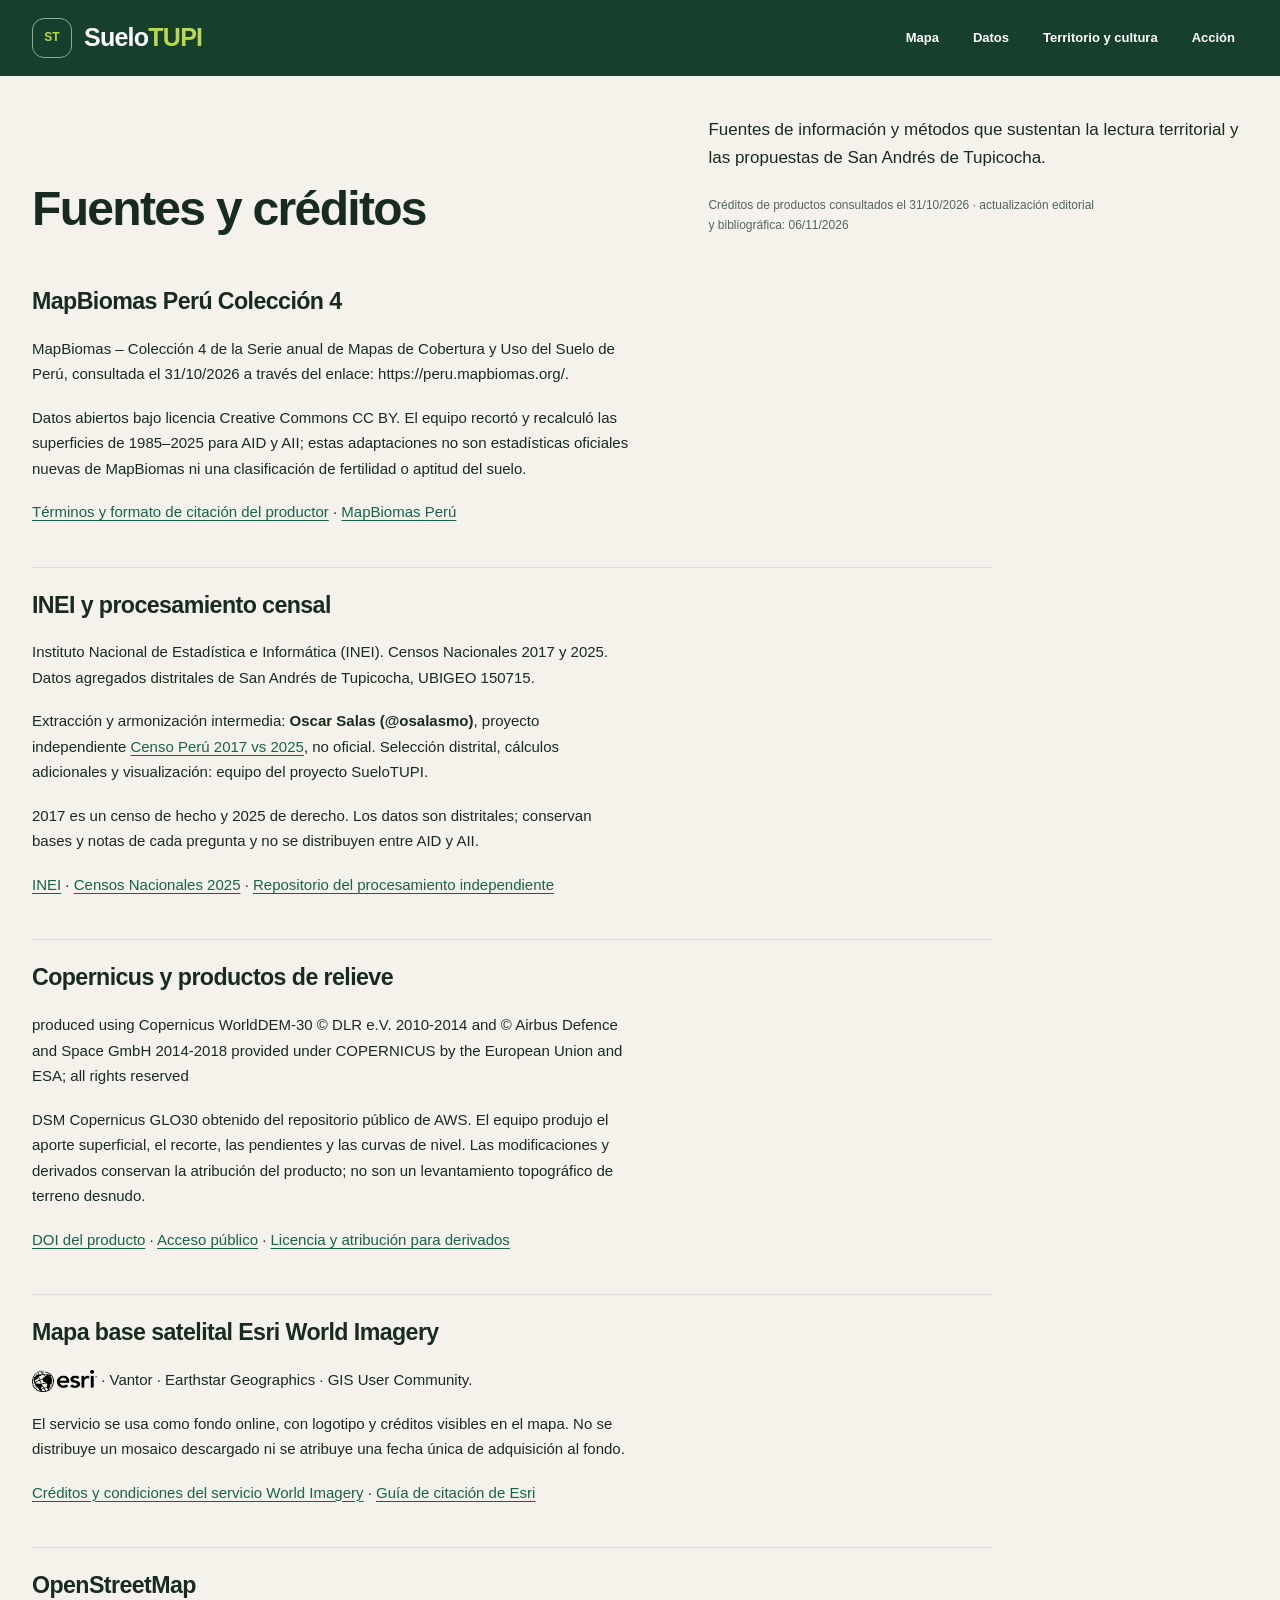
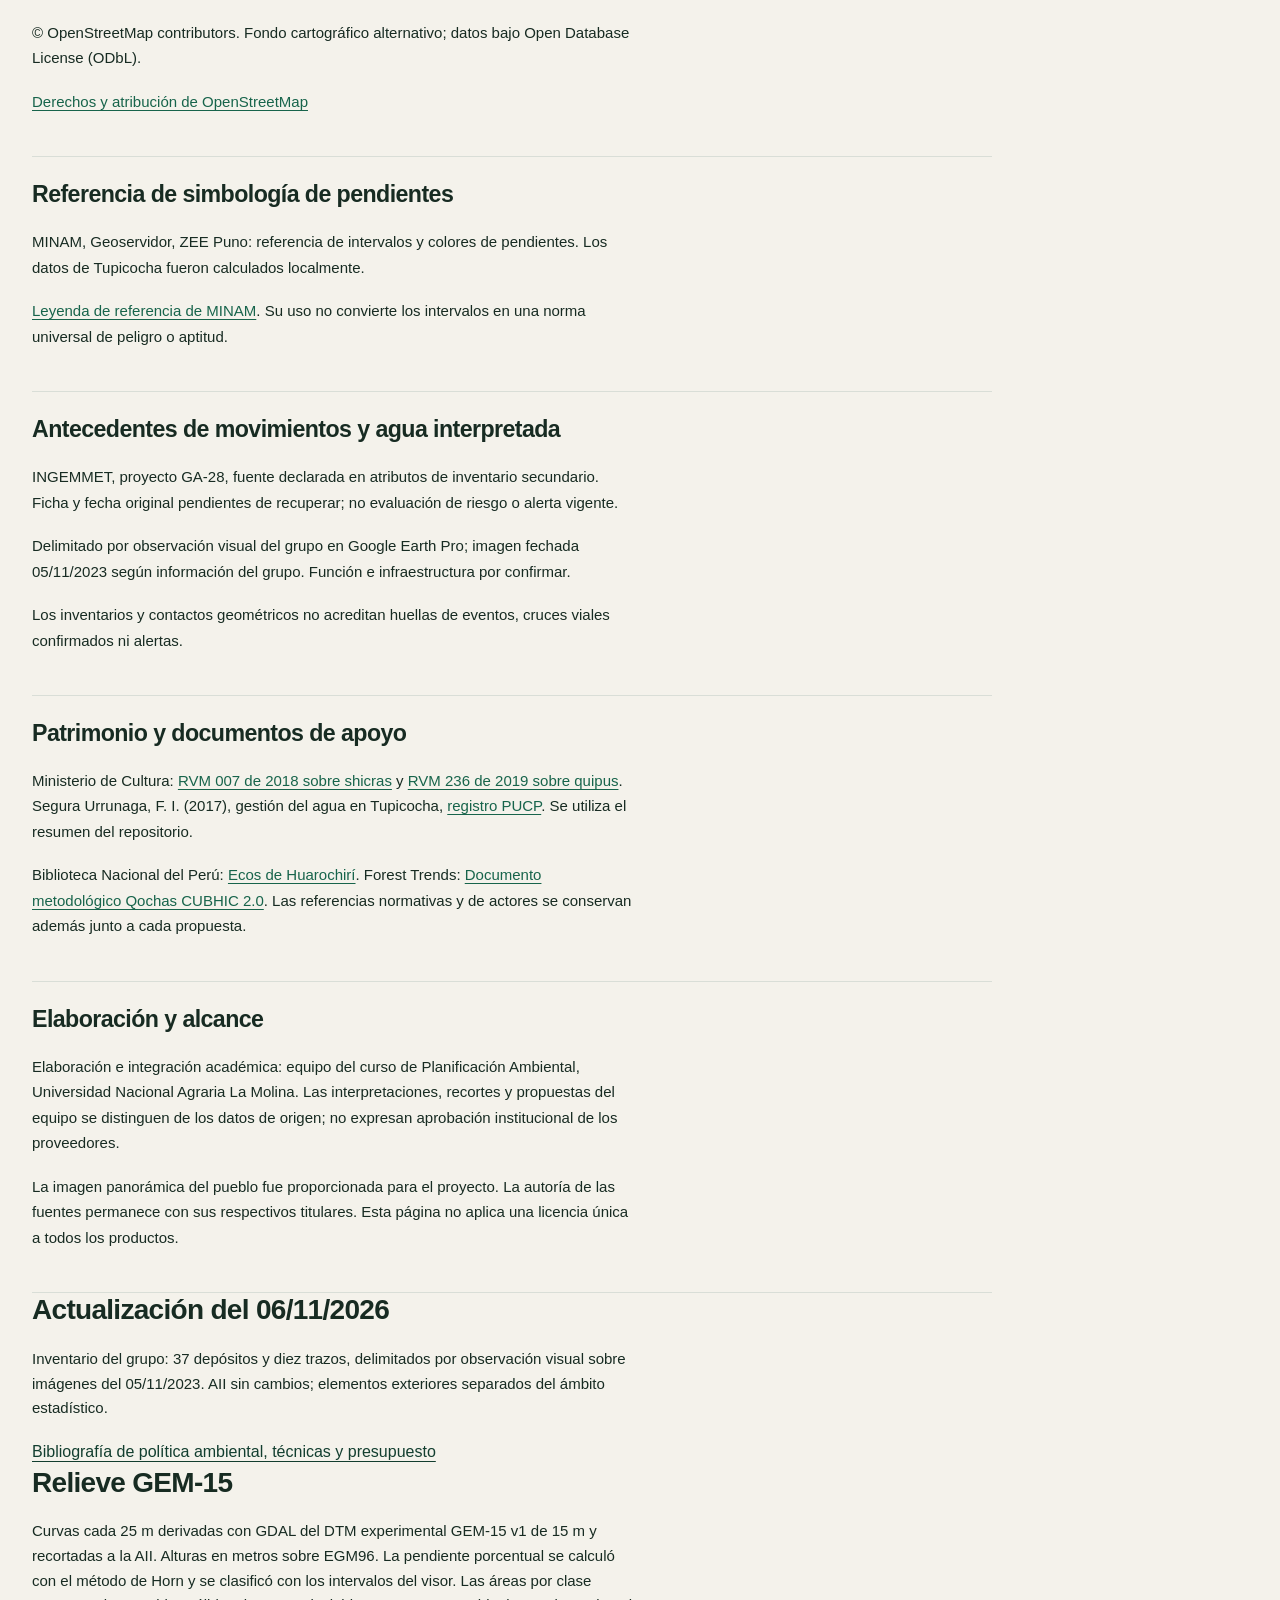
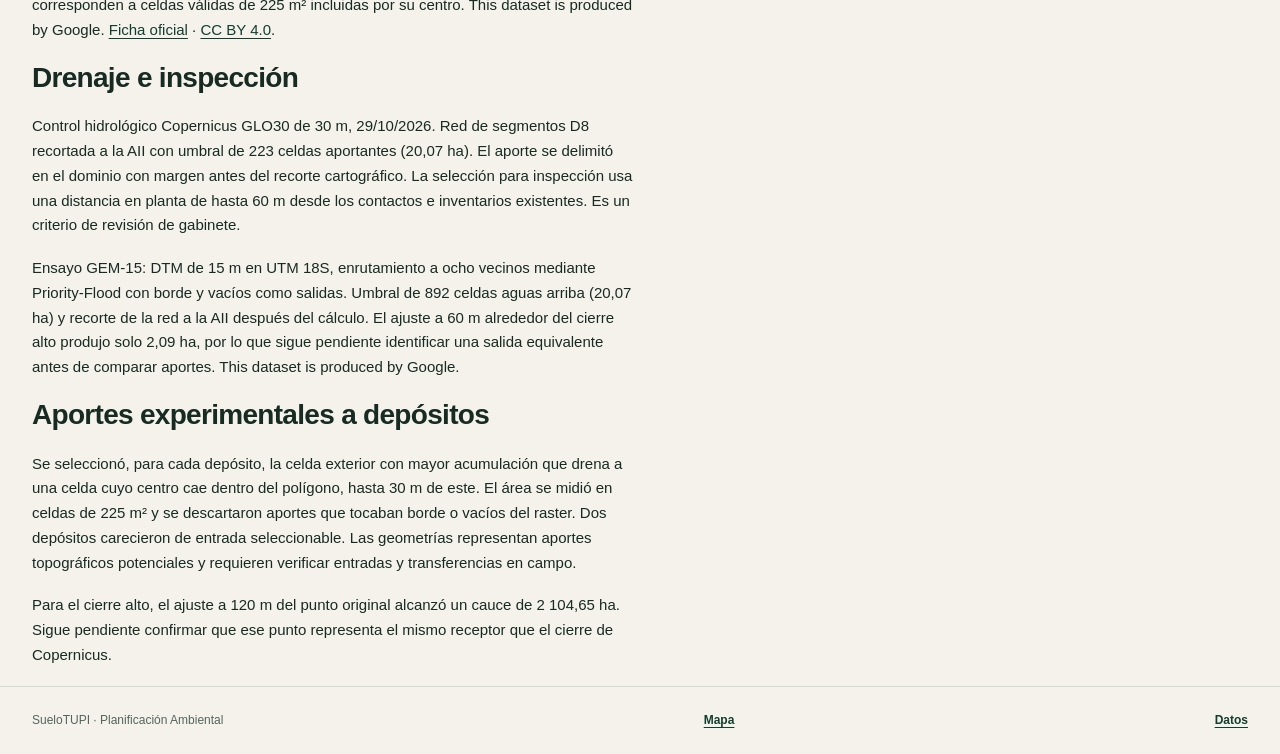
<file: fuentes.html>
<!doctype html><html lang="es"><head><meta charset="utf-8"><meta name="viewport" content="width=device-width,initial-scale=1"><link rel="icon" href="data:,"><title>SueloTUPI · Fuentes y créditos</title><link rel="stylesheet" href="territorio.css?v=20261106p2"><link rel="stylesheet" href="nav-accion.css?v=20261106p2"><style>.credit-list{max-width:960px}.credit-list section{padding:24px 0;border-bottom:1px solid #d9ded7;scroll-margin-top:110px}.credit-list p{line-height:1.7;overflow-wrap:anywhere}.credit-list h2{font-size:1.45rem}.credit-list a{color:#17644b}.credit-list blockquote{margin:16px 0;padding-left:18px;border-left:3px solid #9ab69d}footer a{margin-left:18px}</style></head><body><a class="skip-link" href="#contenido">Saltar al contenido</a><header class="site-header">
    <a class="site-brand" href="index.html" aria-label="SueloTUPI · Volver al mapa"><span class="brand-monogram" aria-hidden="true">ST</span><span>Suelo<b>TUPI</b></span></a>
    <nav class="site-nav" aria-label="Navegación principal">
      <a href="index.html">Mapa</a>
      <a href="dashboard.html">Datos</a>
      <a href="territorio.html">Territorio y cultura</a>
    <a class="" href="accion.html">Acción</a></nav>
  </header><main id="contenido" class="territory-shell"><div class="intro"><h1>Fuentes y créditos</h1><div class="intro-copy"><p>Fuentes de información y métodos que sustentan la lectura territorial y las propuestas de San Andrés de Tupicocha.</p><p class="edition">Créditos de productos consultados el 31/10/2026 · actualización editorial y bibliográfica: 06/11/2026</p></div></div><div class="credit-list"><section id="mapbiomas"><h2>MapBiomas Perú Colección 4</h2><p>MapBiomas – Colección 4 de la Serie anual de Mapas de Cobertura y Uso del Suelo de Perú, consultada el 31/10/2026 a través del enlace: https://peru.mapbiomas.org/.</p><p>Datos abiertos bajo licencia Creative Commons CC BY. El equipo recortó y recalculó las superficies de 1985–2025 para AID y AII; estas adaptaciones no son estadísticas oficiales nuevas de MapBiomas ni una clasificación de fertilidad o aptitud del suelo.</p><p><a href="https://old-peru.mapbiomas.org/terminos-de-uso/">Términos y formato de citación del productor</a> · <a href="https://peru.mapbiomas.org/">MapBiomas Perú</a></p></section><section id="inei"><h2>INEI y procesamiento censal</h2><p>Instituto Nacional de Estadística e Informática (INEI). Censos Nacionales 2017 y 2025. Datos agregados distritales de San Andrés de Tupicocha, UBIGEO 150715.</p><p>Extracción y armonización intermedia: <strong>Oscar Salas (@osalasmo)</strong>, proyecto independiente <a href="https://censo-2025.appsbi.net/">Censo Perú 2017 vs 2025</a>, no oficial. Selección distrital, cálculos adicionales y visualización: equipo del proyecto SueloTUPI.</p><p>2017 es un censo de hecho y 2025 de derecho. Los datos son distritales; conservan bases y notas de cada pregunta y no se distribuyen entre AID y AII.</p><p><a href="https://www.inei.gob.pe/">INEI</a> · <a href="https://censos2025.inei.gob.pe/">Censos Nacionales 2025</a> · <a href="https://censo-2025.appsbi.net/repo.git">Repositorio del procesamiento independiente</a></p></section><section id="copernicus"><h2>Copernicus y productos de relieve</h2><p>produced using Copernicus WorldDEM-30 © DLR e.V. 2010-2014 and © Airbus Defence and Space GmbH 2014-2018 provided under COPERNICUS by the European Union and ESA; all rights reserved</p><p>DSM Copernicus GLO30 obtenido del repositorio público de AWS. El equipo produjo el aporte superficial, el recorte, las pendientes y las curvas de nivel. Las modificaciones y derivados conservan la atribución del producto; no son un levantamiento topográfico de terreno desnudo.</p><p><a href="https://doi.org/10.5270/ESA-c5d3d65">DOI del producto</a> · <a href="https://registry.opendata.aws/copernicus-dem/">Acceso público</a> · <a href="https://dataspace.copernicus.eu/explore-data/data-collections/copernicus-contributing-missions/collections-description/COP-DEM">Licencia y atribución para derivados</a></p></section><section id="esri"><h2>Mapa base satelital Esri World Imagery</h2><p><img src="assets/esri-logo.png" alt="Esri" style="width:65px;vertical-align:middle"> · Vantor · Earthstar Geographics · GIS User Community.</p><p>El servicio se usa como fondo online, con logotipo y créditos visibles en el mapa. No se distribuye un mosaico descargado ni se atribuye una fecha única de adquisición al fondo.</p><p><a href="https://www.arcgis.com/home/item.html?id=10df2279f9684e4a9f6a7f08febac2a9">Créditos y condiciones del servicio World Imagery</a> · <a href="https://support.esri.com/en-us/knowledge-base/what-is-the-correct-way-to-cite-an-arcgis-online-basema-000012040">Guía de citación de Esri</a></p></section><section id="osm"><h2>OpenStreetMap</h2><p>© OpenStreetMap contributors. Fondo cartográfico alternativo; datos bajo Open Database License (ODbL).</p><p><a href="https://www.openstreetmap.org/copyright">Derechos y atribución de OpenStreetMap</a></p></section><section id="relieve"><h2>Referencia de simbología de pendientes</h2><p>MINAM, Geoservidor, ZEE Puno: referencia de intervalos y colores de pendientes. Los datos de Tupicocha fueron calculados localmente.</p><p><a href="https://geoservidorperu.minam.gob.pe/arcgis/rest/services/ZEE_VISOR/14_CARACTERIZACI%C3%93N_TERRITORIAL_PUNO/MapServer/25">Leyenda de referencia de MINAM</a>. Su uso no convierte los intervalos en una norma universal de peligro o aptitud.</p></section><section id="inventario"><h2>Antecedentes de movimientos y agua interpretada</h2><p>INGEMMET, proyecto GA-28, fuente declarada en atributos de inventario secundario. Ficha y fecha original pendientes de recuperar; no evaluación de riesgo o alerta vigente.</p><p>Delimitado por observación visual del grupo en Google Earth Pro; imagen fechada 05/11/2023 según información del grupo. Función e infraestructura por confirmar.</p><p>Los inventarios y contactos geométricos no acreditan huellas de eventos, cruces viales confirmados ni alertas.</p></section><section id="cultura"><h2>Patrimonio y documentos de apoyo</h2><p>Ministerio de Cultura: <a href="https://busquedas.elperuano.pe/dispositivo/NL/1604890-1">RVM 007 de 2018 sobre shicras</a> y <a href="https://www.gob.pe/institucion/cultura/normas-legales/391137-rvm-n-236-2019-vmpcic-mc">RVM 236 de 2019 sobre quipus</a>. Segura Urrunaga, F. I. (2017), gestión del agua en Tupicocha, <a href="https://tesis.pucp.edu.pe/items/145c7c9d-672a-4418-bce5-7b4b776e3616">registro PUCP</a>. Se utiliza el resumen del repositorio.</p><p>Biblioteca Nacional del Perú: <a href="https://repositoriodigital.bnp.gob.pe/bnp/recursos/2/html/ecos-de-huarochiri/129/">Ecos de Huarochirí</a>. Forest Trends: <a href="https://www.forest-trends.org/publications/documento-metodologico-qochas-cubhic-2-0/">Documento metodológico Qochas CUBHIC 2.0</a>. Las referencias normativas y de actores se conservan además junto a cada propuesta.</p></section><section id="equipo"><h2>Elaboración y alcance</h2><p>Elaboración e integración académica: equipo del curso de Planificación Ambiental, Universidad Nacional Agraria La Molina. Las interpretaciones, recortes y propuestas del equipo se distinguen de los datos de origen; no expresan aprobación institucional de los proveedores.</p><p>La imagen panorámica del pueblo fue proporcionada para el proyecto. La autoría de las fuentes permanece con sus respectivos titulares. Esta página no aplica una licencia única a todos los productos.</p></section></div><section><h2>Actualización del 06/11/2026</h2><p>Inventario del grupo: 37 depósitos y diez trazos, delimitados por observación visual sobre imágenes del 05/11/2023. AII sin cambios; elementos exteriores separados del ámbito estadístico.</p><a href="accion.html#bibliografia-noviembre">Bibliografía de política ambiental, técnicas y presupuesto</a></section><section><h2>Relieve GEM-15</h2><p>Curvas cada 25 m derivadas con GDAL del DTM experimental GEM-15 v1 de 15 m y recortadas a la AII. Alturas en metros sobre EGM96. La pendiente porcentual se calculó con el método de Horn y se clasificó con los intervalos del visor. Las áreas por clase corresponden a celdas válidas de 225 m² incluidas por su centro. This dataset is produced by Google. <a href="https://developers.google.com/earth-engine/datasets/catalog/projects_climate-and-sustainability_assets_gem-15_v1">Ficha oficial</a> · <a href="https://creativecommons.org/licenses/by/4.0/">CC BY 4.0</a>.</p></section>
<section><h2>Drenaje e inspección</h2><p>Control hidrológico Copernicus GLO30 de 30 m, 29/10/2026. Red de segmentos D8 recortada a la AII con umbral de 223 celdas aportantes (20,07 ha). El aporte se delimitó en el dominio con margen antes del recorte cartográfico. La selección para inspección usa una distancia en planta de hasta 60 m desde los contactos e inventarios existentes. Es un criterio de revisión de gabinete.</p><p>Ensayo GEM-15: DTM de 15 m en UTM 18S, enrutamiento a ocho vecinos mediante Priority-Flood con borde y vacíos como salidas. Umbral de 892 celdas aguas arriba (20,07 ha) y recorte de la red a la AII después del cálculo. El ajuste a 60 m alrededor del cierre alto produjo solo 2,09 ha, por lo que sigue pendiente identificar una salida equivalente antes de comparar aportes. This dataset is produced by Google.</p></section>
<section><h2>Aportes experimentales a depósitos</h2><p>Se seleccionó, para cada depósito, la celda exterior con mayor acumulación que drena a una celda cuyo centro cae dentro del polígono, hasta 30 m de este. El área se midió en celdas de 225 m² y se descartaron aportes que tocaban borde o vacíos del raster. Dos depósitos carecieron de entrada seleccionable. Las geometrías representan aportes topográficos potenciales y requieren verificar entradas y transferencias en campo.</p><p>Para el cierre alto, el ajuste a 120 m del punto original alcanzó un cauce de 2 104,65 ha. Sigue pendiente confirmar que ese punto representa el mismo receptor que el cierre de Copernicus.</p></section>
</main><footer class="site-footer"><span>SueloTUPI · Planificación Ambiental</span><a href="index.html">Mapa</a><a href="dashboard.html">Datos</a></footer></body></html>
</file>
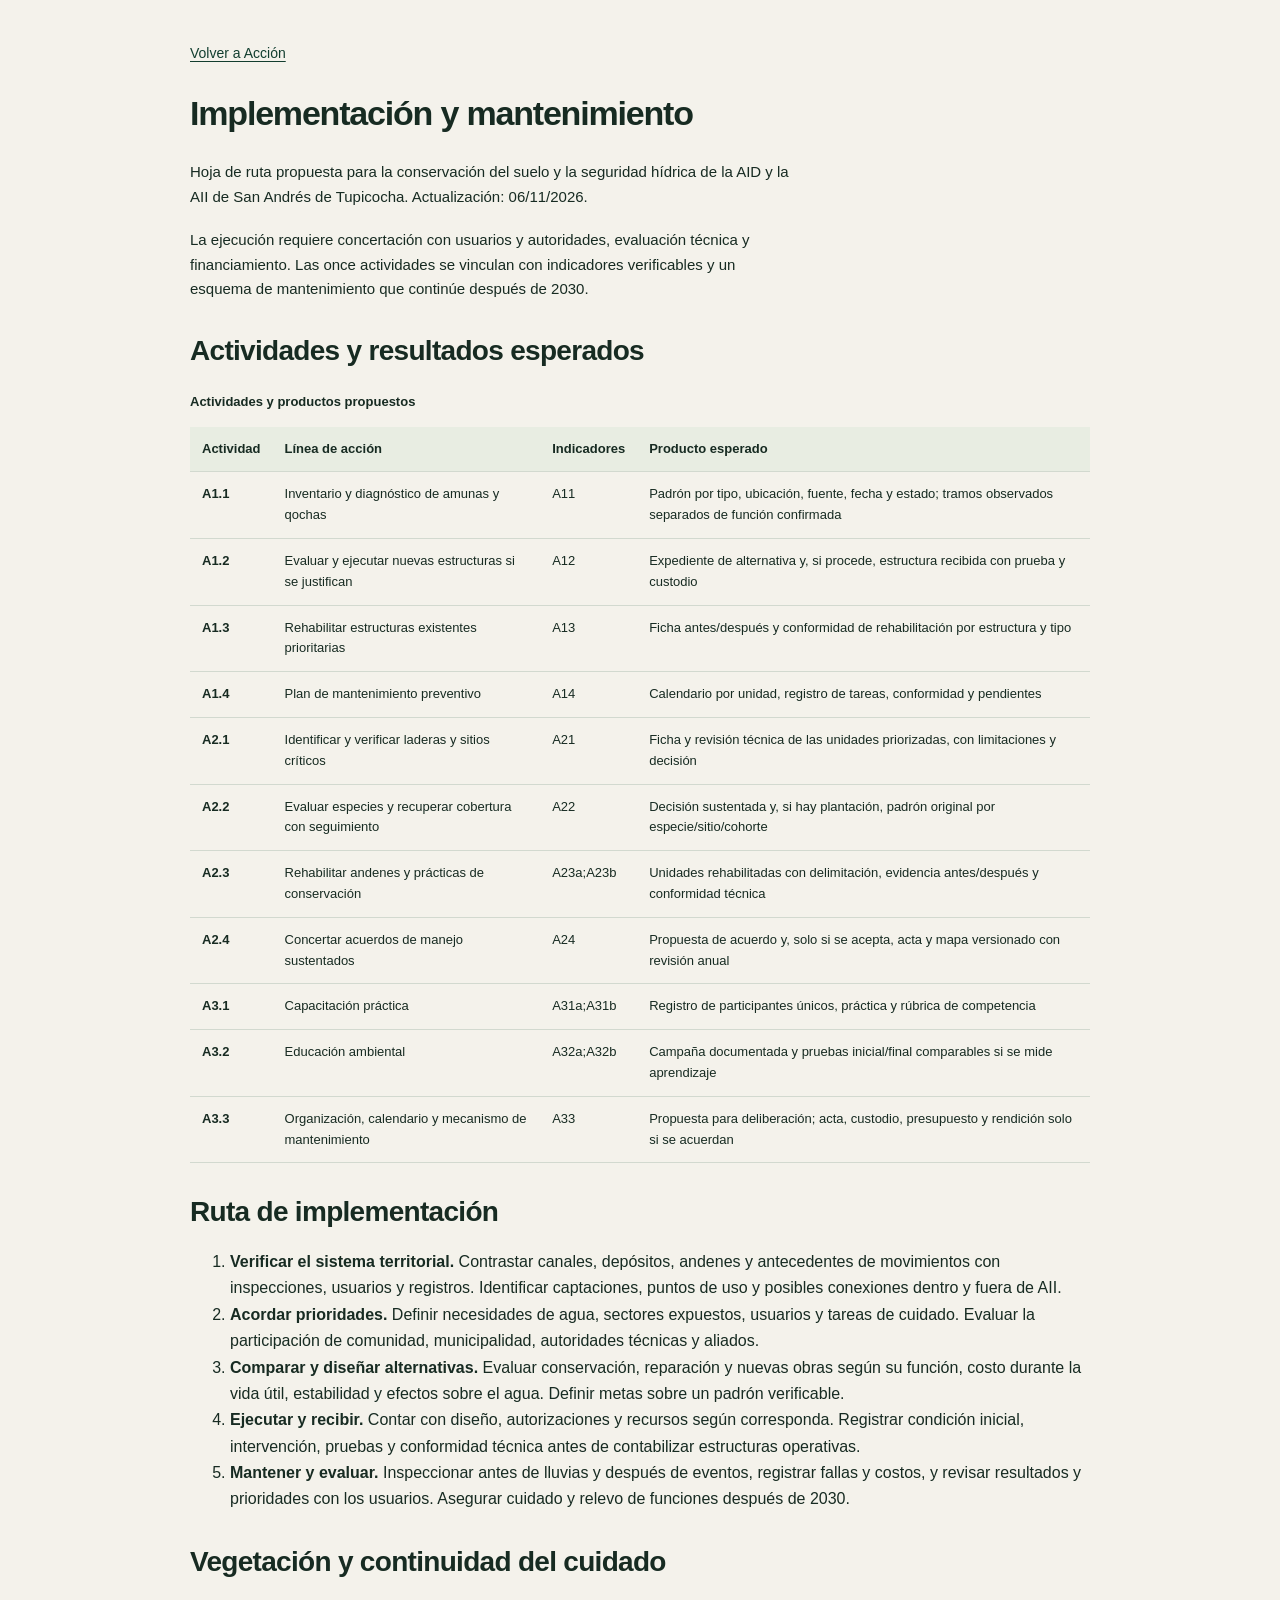
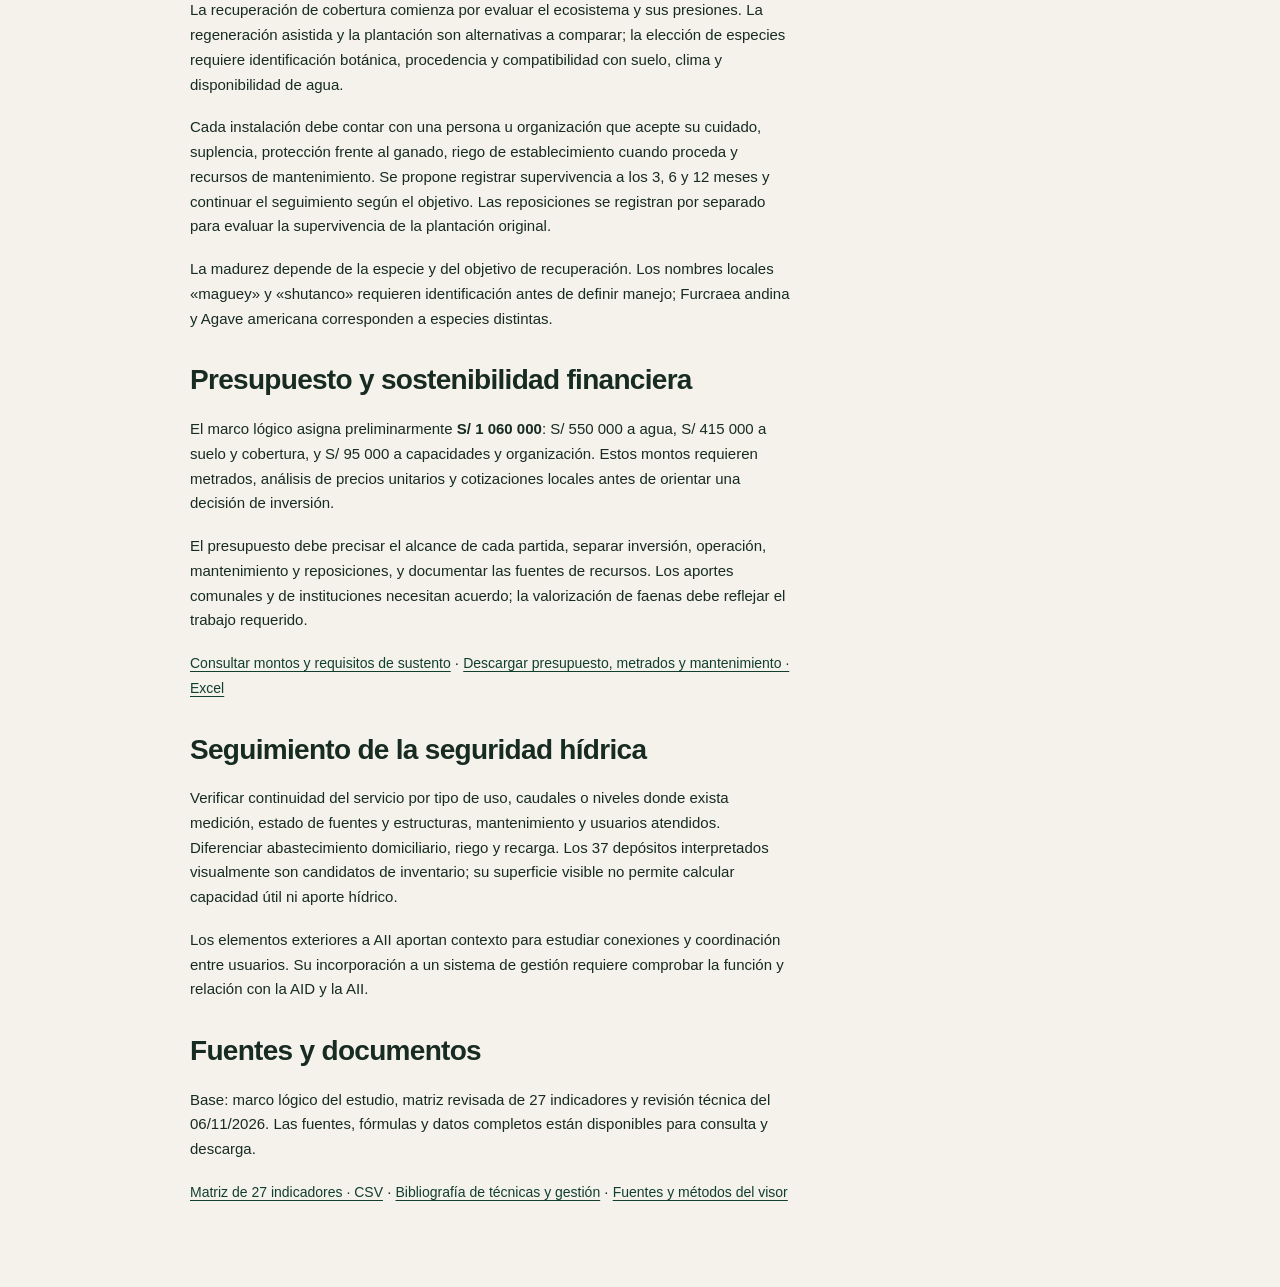
<file: plan-operativo.html>
<!doctype html><html lang="es"><head><link rel="icon" href="data:,"><meta charset="utf-8"><meta name="viewport" content="width=device-width,initial-scale=1"><title>Plan operativo propuesto · SueloTUPI</title><link rel="stylesheet" href="territorio.css?v=20261106p2"></head><body><main class="territory-shell document-reader"><a href="accion.html">Volver a Acción</a><h1>Implementación y mantenimiento</h1><p>Hoja de ruta propuesta para la conservación del suelo y la seguridad hídrica de la AID y la AII de San Andrés de Tupicocha. Actualización: 06/11/2026.</p><p>La ejecución requiere concertación con usuarios y autoridades, evaluación técnica y financiamiento. Las once actividades se vinculan con indicadores verificables y un esquema de mantenimiento que continúe después de 2030.</p><h2>Actividades y resultados esperados</h2><div class="reader-table-scroll" role="region" tabindex="0" aria-label="Once actividades del plan operativo"><table class="reader-table"><caption>Actividades y productos propuestos</caption><thead><tr><th scope="col">Actividad</th><th scope="col">Línea de acción</th><th scope="col">Indicadores</th><th scope="col">Producto esperado</th></tr></thead><tbody><tr><th scope="row">A1.1</th><td>Inventario y diagnóstico de amunas y qochas</td><td>A11</td><td>Padrón por tipo, ubicación, fuente, fecha y estado; tramos observados separados de función confirmada</td></tr><tr><th scope="row">A1.2</th><td>Evaluar y ejecutar nuevas estructuras si se justifican</td><td>A12</td><td>Expediente de alternativa y, si procede, estructura recibida con prueba y custodio</td></tr><tr><th scope="row">A1.3</th><td>Rehabilitar estructuras existentes prioritarias</td><td>A13</td><td>Ficha antes/después y conformidad de rehabilitación por estructura y tipo</td></tr><tr><th scope="row">A1.4</th><td>Plan de mantenimiento preventivo</td><td>A14</td><td>Calendario por unidad, registro de tareas, conformidad y pendientes</td></tr><tr><th scope="row">A2.1</th><td>Identificar y verificar laderas y sitios críticos</td><td>A21</td><td>Ficha y revisión técnica de las unidades priorizadas, con limitaciones y decisión</td></tr><tr><th scope="row">A2.2</th><td>Evaluar especies y recuperar cobertura con seguimiento</td><td>A22</td><td>Decisión sustentada y, si hay plantación, padrón original por especie/sitio/cohorte</td></tr><tr><th scope="row">A2.3</th><td>Rehabilitar andenes y prácticas de conservación</td><td>A23a;A23b</td><td>Unidades rehabilitadas con delimitación, evidencia antes/después y conformidad técnica</td></tr><tr><th scope="row">A2.4</th><td>Concertar acuerdos de manejo sustentados</td><td>A24</td><td>Propuesta de acuerdo y, solo si se acepta, acta y mapa versionado con revisión anual</td></tr><tr><th scope="row">A3.1</th><td>Capacitación práctica</td><td>A31a;A31b</td><td>Registro de participantes únicos, práctica y rúbrica de competencia</td></tr><tr><th scope="row">A3.2</th><td>Educación ambiental</td><td>A32a;A32b</td><td>Campaña documentada y pruebas inicial/final comparables si se mide aprendizaje</td></tr><tr><th scope="row">A3.3</th><td>Organización, calendario y mecanismo de mantenimiento</td><td>A33</td><td>Propuesta para deliberación; acta, custodio, presupuesto y rendición solo si se acuerdan</td></tr></tbody></table></div><h2>Ruta de implementación</h2><ol><li><strong>Verificar el sistema territorial.</strong> Contrastar canales, depósitos, andenes y antecedentes de movimientos con inspecciones, usuarios y registros. Identificar captaciones, puntos de uso y posibles conexiones dentro y fuera de AII.</li><li><strong>Acordar prioridades.</strong> Definir necesidades de agua, sectores expuestos, usuarios y tareas de cuidado. Evaluar la participación de comunidad, municipalidad, autoridades técnicas y aliados.</li><li><strong>Comparar y diseñar alternativas.</strong> Evaluar conservación, reparación y nuevas obras según su función, costo durante la vida útil, estabilidad y efectos sobre el agua. Definir metas sobre un padrón verificable.</li><li><strong>Ejecutar y recibir.</strong> Contar con diseño, autorizaciones y recursos según corresponda. Registrar condición inicial, intervención, pruebas y conformidad técnica antes de contabilizar estructuras operativas.</li><li><strong>Mantener y evaluar.</strong> Inspeccionar antes de lluvias y después de eventos, registrar fallas y costos, y revisar resultados y prioridades con los usuarios. Asegurar cuidado y relevo de funciones después de 2030.</li></ol><h2>Vegetación y continuidad del cuidado</h2><p>La recuperación de cobertura comienza por evaluar el ecosistema y sus presiones. La regeneración asistida y la plantación son alternativas a comparar; la elección de especies requiere identificación botánica, procedencia y compatibilidad con suelo, clima y disponibilidad de agua.</p><p>Cada instalación debe contar con una persona u organización que acepte su cuidado, suplencia, protección frente al ganado, riego de establecimiento cuando proceda y recursos de mantenimiento. Se propone registrar supervivencia a los 3, 6 y 12 meses y continuar el seguimiento según el objetivo. Las reposiciones se registran por separado para evaluar la supervivencia de la plantación original.</p><p>La madurez depende de la especie y del objetivo de recuperación. Los nombres locales «maguey» y «shutanco» requieren identificación antes de definir manejo; Furcraea andina y Agave americana corresponden a especies distintas.</p><h2>Presupuesto y sostenibilidad financiera</h2><p>El marco lógico asigna preliminarmente <strong>S/ 1 060 000</strong>: S/ 550 000 a agua, S/ 415 000 a suelo y cobertura, y S/ 95 000 a capacidades y organización. Estos montos requieren metrados, análisis de precios unitarios y cotizaciones locales antes de orientar una decisión de inversión.</p><p>El presupuesto debe precisar el alcance de cada partida, separar inversión, operación, mantenimiento y reposiciones, y documentar las fuentes de recursos. Los aportes comunales y de instituciones necesitan acuerdo; la valorización de faenas debe reflejar el trabajo requerido.</p><p><a href="accion.html#presupuesto">Consultar montos y requisitos de sustento</a> · <a href="downloads/planificacion_20261106/PRESUPUESTO_TUPICOCHA.xlsx" download>Descargar presupuesto, metrados y mantenimiento · Excel</a></p><h2>Seguimiento de la seguridad hídrica</h2><p>Verificar continuidad del servicio por tipo de uso, caudales o niveles donde exista medición, estado de fuentes y estructuras, mantenimiento y usuarios atendidos. Diferenciar abastecimiento domiciliario, riego y recarga. Los 37 depósitos interpretados visualmente son candidatos de inventario; su superficie visible no permite calcular capacidad útil ni aporte hídrico.</p><p>Los elementos exteriores a AII aportan contexto para estudiar conexiones y coordinación entre usuarios. Su incorporación a un sistema de gestión requiere comprobar la función y relación con la AID y la AII.</p><h2>Fuentes y documentos</h2><p>Base: marco lógico del estudio, matriz revisada de 27 indicadores y revisión técnica del 06/11/2026. Las fuentes, fórmulas y datos completos están disponibles para consulta y descarga.</p><p><a href="downloads/actualizacion_20261030/MATRIZ_MARCO_LOGICO_SUBSANADA.csv" download>Matriz de 27 indicadores · CSV</a> · <a href="accion.html#bibliografia-noviembre">Bibliografía de técnicas y gestión</a> · <a href="fuentes.html">Fuentes y métodos del visor</a></p></main></body></html>
</file>
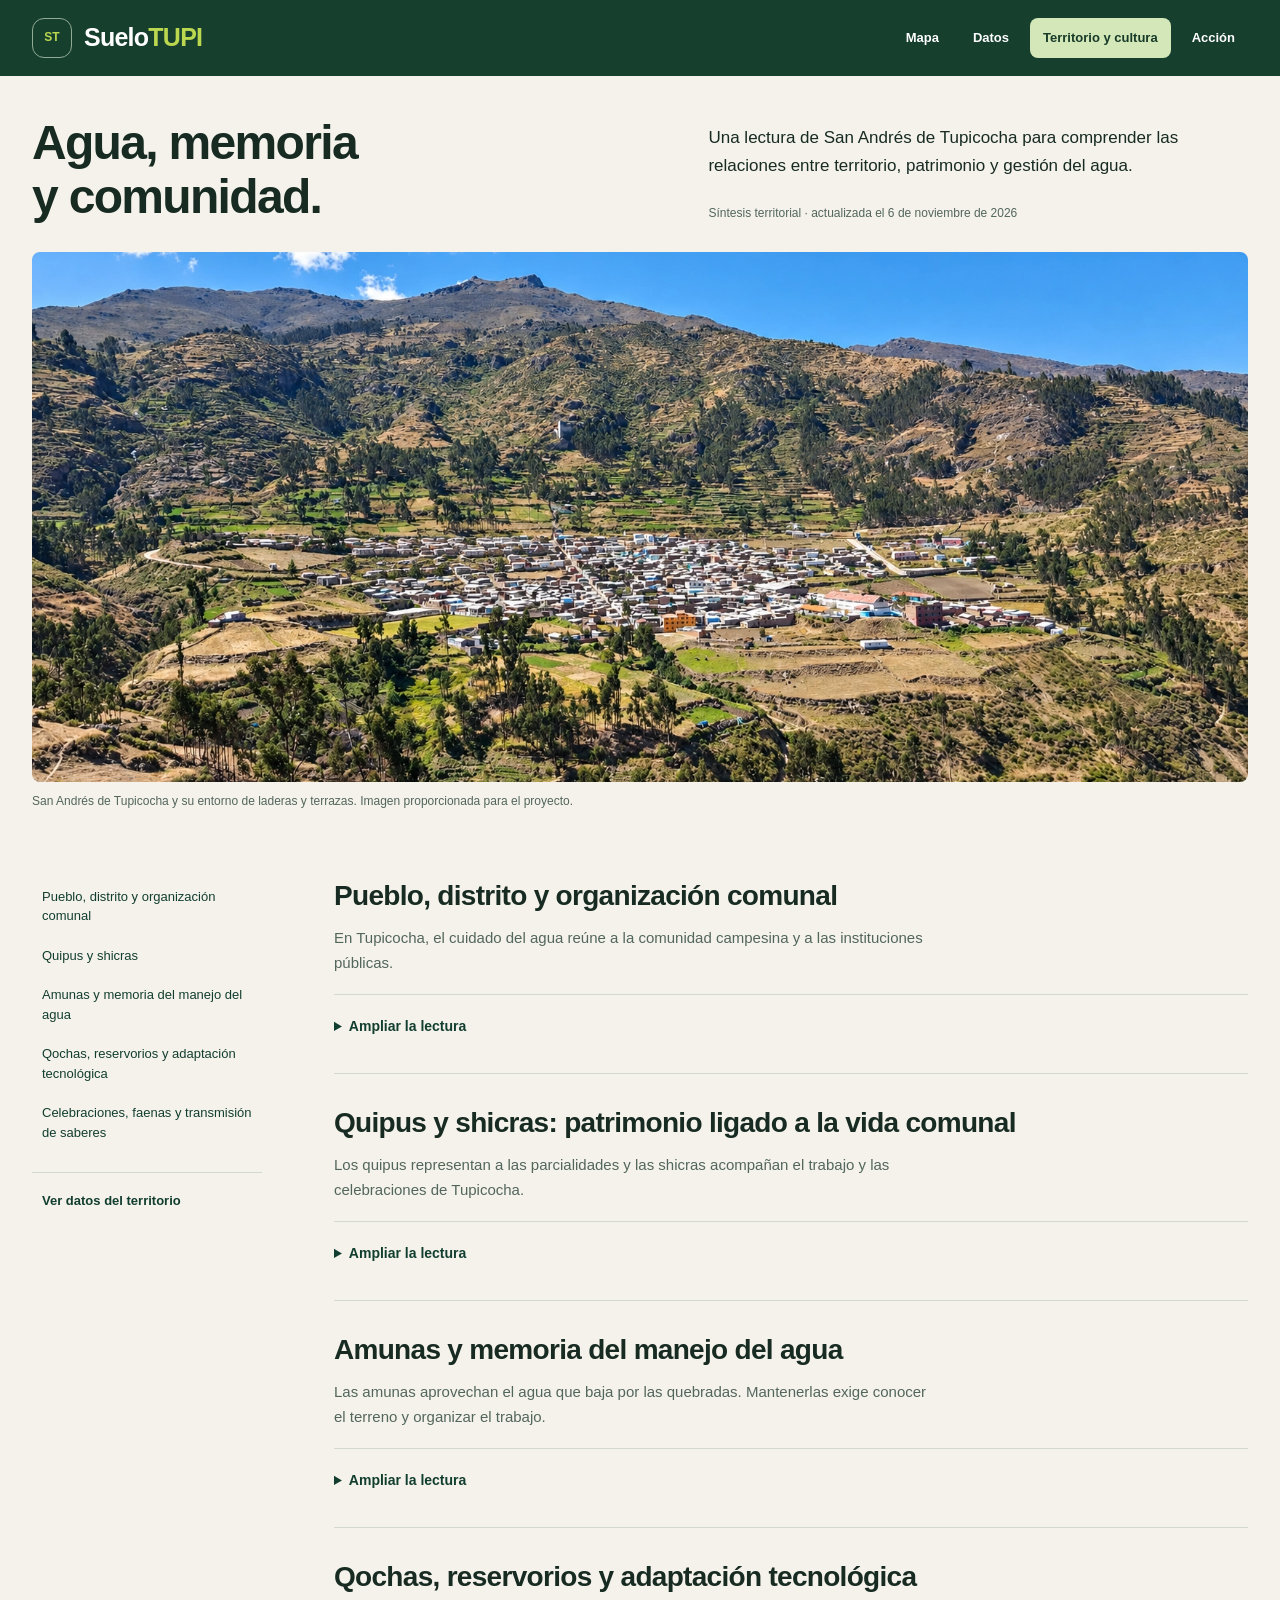
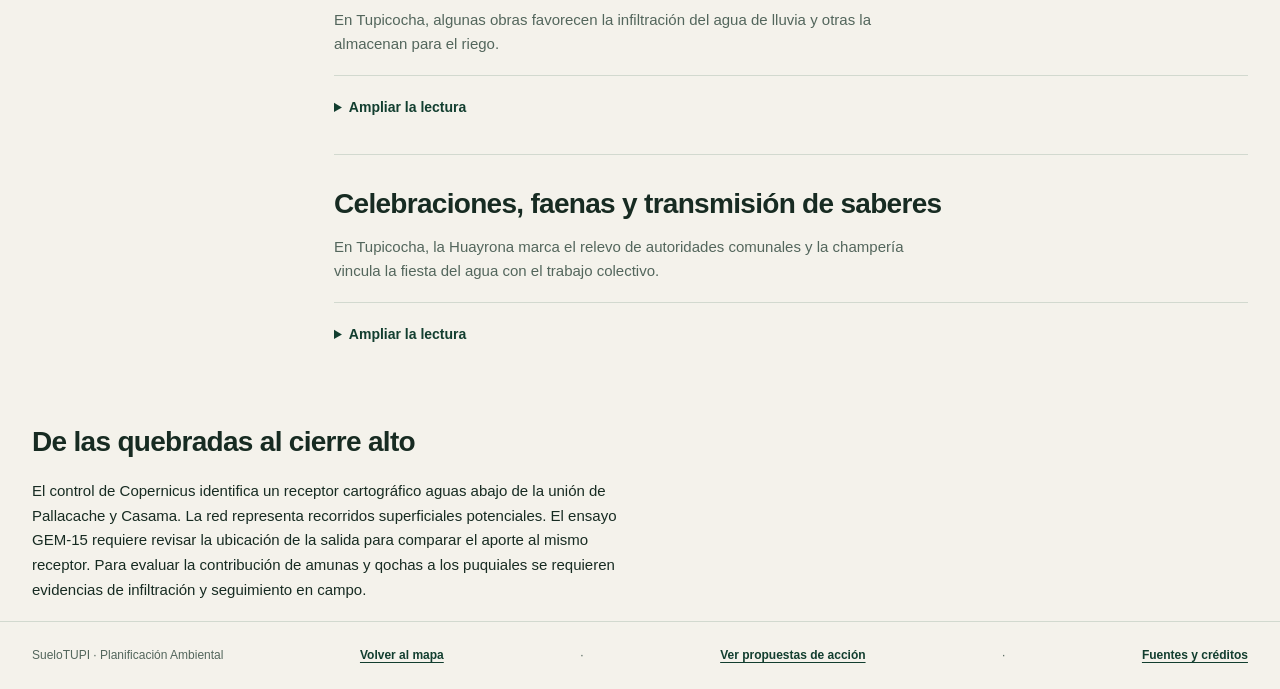
<file: territorio.html>
<!doctype html><html lang="es"><head><link rel="icon" href="data:,"><meta charset="utf-8"><meta name="viewport" content="width=device-width,initial-scale=1"><title>SueloTUPI · Territorio y cultura</title><meta name="description" content="Historia comunal, patrimonio y manejo del agua en San Andrés de Tupicocha."><link rel="stylesheet" href="territorio.css?v=20261109r"><link rel="stylesheet" href="nav-accion.css?v=20261106p2"></head><body><a class="skip-link" href="#contenido">Saltar al contenido</a><header class="site-header">
    <a class="site-brand" href="index.html" aria-label="SueloTUPI · Volver al mapa"><span class="brand-monogram" aria-hidden="true">ST</span><span>Suelo<b>TUPI</b></span></a>
    <nav class="site-nav" aria-label="Navegación principal">
      <a href="index.html">Mapa</a>
      <a href="dashboard.html">Datos</a>
      <a href="territorio.html" aria-current="page">Territorio y cultura</a>
    <a class="" href="accion.html">Acción</a></nav>
  </header><main id="contenido" class="territory-shell"><div class="intro"><h1>Agua, memoria y comunidad.</h1><div class="intro-copy"><p>Una lectura de San Andrés de Tupicocha para comprender las relaciones entre territorio, patrimonio y gestión del agua.</p><p class="edition">Síntesis territorial · actualizada el 6 de noviembre de 2026</p></div></div><figure class="territory-panorama"><img src="assets/panorama-tupicocha.webp" width="1672" height="941" alt="San Andrés de Tupicocha entre laderas de montaña y terrazas agrícolas" fetchpriority="high" decoding="async"><figcaption>San Andrés de Tupicocha y su entorno de laderas y terrazas. Imagen proporcionada para el proyecto.</figcaption></figure><div class="reading-layout"><aside class="contents-nav" aria-label="Contenido"><a href="#territorio">Pueblo, distrito y organización comunal</a><a href="#patrimonio">Quipus y shicras</a><a href="#agua">Amunas y memoria del manejo del agua</a><a href="#reservorios">Qochas, reservorios y adaptación tecnológica</a><a href="#celebraciones">Celebraciones, faenas y transmisión de saberes</a><a class="back-to-map" href="dashboard.html">Ver datos del territorio</a></aside><div class="reading-content"><section id="territorio">
  <h2>Pueblo, distrito y organización comunal</h2>
  <p class="chapter-intro">En Tupicocha, el cuidado del agua reúne a la comunidad campesina y a las instituciones públicas.</p>
  <details class="culture-chapter">
    <summary>Ampliar la lectura</summary>
    <div class="chapter-body">
      <p>El pueblo es la capital del distrito. El distrito abarca el territorio al que corresponden las cifras censales del visor. La comunidad campesina tiene su propia organización y participa en el manejo colectivo de la tierra y el agua.</p>
      <p>El Ministerio de Cultura documentó en 2018 diez parcialidades o <em>ayllus</em> en Tupicocha, grupos que se organizan para realizar trabajos de infraestructura. El mantenimiento de canales y amunas mediante faenas muestra cómo esa organización se traduce en el cuidado del agua.</p>
      <figure class="chapter-photo">
        <img src="assets/organizacion-comunal-tupicocha.webp" width="1510" height="1080" loading="lazy" decoding="async" alt="Personas sentadas en un local, con fibras y haces de hojas en el suelo.">
        <figcaption>Imagen de referencia para la sección de organización comunal. Aportada para el visor.</figcaption>
      </figure>
      <p>La investigación de Frida Segura Urrunaga sobre el periodo 1942–2015 describe la convivencia de autoridades comunales y estatales. Para planificar una intervención hoy, conviene identificar con los usuarios quién utiliza cada sistema, quién se encarga de su mantenimiento y qué acuerdos están vigentes.</p>
      <figure class="chapter-photo community-quipus-photo">
        <img src="assets/organizacion-comunal-vitrinas.webp" width="2285" height="2285" loading="lazy" decoding="async" alt="Vitrinas de madera, algunas con quipus, y una fila de sillas bajo el letrero CCSAT Kipuskamayocs.">
        <figcaption>Vitrinas y sillas bajo el letrero «Kipuskamayocs». Imagen de referencia editada con Firefly.</figcaption>
      </figure>
      <p class="source-inline"><a href="https://tesis.pucp.edu.pe/items/145c7c9d-672a-4418-bce5-7b4b776e3616" target="_blank" rel="noopener">Segura Urrunaga, PUCP (2017)</a> · <a href="https://busquedas.elperuano.pe/dispositivo/NL/1604890-1" target="_blank" rel="noopener">Ministerio de Cultura, RVM 007-2018</a></p>
    </div>
  </details>
</section><section id="patrimonio">
  <h2>Quipus y shicras: patrimonio ligado a la vida comunal</h2>
  <p class="chapter-intro">Los quipus representan a las parcialidades y las shicras acompañan el trabajo y las celebraciones de Tupicocha.</p>
  <details class="culture-chapter">
    <summary>Ampliar la lectura</summary>
    <div class="chapter-body">
      <h3>Quipus: emblemas de las parcialidades</h3>
      <p>En Tupicocha, cada parcialidad conserva su quipu. Los presidentes lo portan como insignia del cargo. En la <strong>Huayrona</strong>, los presidentes salientes entregan los quipus a sus sucesores durante el cambio de autoridades. Ese uso vincula los cordeles, que sirvieron para registrar información, con la representación de cada parcialidad.</p>
      <p>En 2019, el Ministerio de Cultura declaró Patrimonio Cultural de la Nación la ritualidad y el uso social de estos quipus.</p>
      <figure class="chapter-photo quipu-photo">
        <img src="assets/quipu-presentacion.webp" width="2285" height="2285" loading="lazy" decoding="async" alt="Un hombre muestra un quipu mientras habla ante un grupo.">
        <figcaption>Presentación de un quipu. Imagen de referencia editada con Firefly.</figcaption>
      </figure>
      <p class="source-inline"><a href="https://www.gob.pe/institucion/cultura/normas-legales/391137-rvm-n-236-2019-vmpcic-mc" target="_blank" rel="noopener">Ministerio de Cultura · RVM 236-2019</a></p>
      <h3>Shicras: bolsas de maguey tejidas a mano</h3>
      <p>Las tejedoras machacan las hojas de maguey y luego lavan y secan las hebras. La fibra preparada se conoce localmente como <em>casca</em>. Con ella tejen las shicras a mano y transmiten sus diseños entre generaciones. Las bolsas grandes se han usado para transportar productos agrícolas. Las pequeñas llevan alimentos u ofrendas en celebraciones, como la <strong>champería</strong> o fiesta del agua.</p>
      <p>En 2018, el Ministerio de Cultura reconoció los saberes, las prácticas y los rituales asociados a su tejido y uso en Tupicocha, Santiago de Tuna y San Bartolomé.</p>
      <div class="shicras-carousel" id="shicras-carousel" role="group" aria-label="Del maguey a la shicra">
        <figure class="chapter-photo shicras-slide">
          <img class="shicras-photo--maguey" src="assets/shicras-maguey.webp" width="2285" height="2285" loading="lazy" decoding="async" alt="Planta de hojas verdes, largas y puntiagudas.">
          <figcaption>Maguey. Sus hojas proporcionan la fibra para el tejido de shicras.</figcaption>
        </figure>
        <figure class="chapter-photo shicras-slide">
          <img class="shicras-photo--preparacion" src="assets/shicras-preparacion.webp" width="2285" height="2285" loading="lazy" decoding="async" alt="Una mujer sostiene un mazo de madera sobre hojas extendidas en un tronco.">
          <figcaption>Preparación de la fibra. Las hojas se machacan antes de lavar y secar las hebras.</figcaption>
        </figure>
        <figure class="chapter-photo shicras-slide">
          <img class="shicras-photo--tejido" src="assets/shicras-tejido.webp" width="2285" height="2285" loading="lazy" decoding="async" alt="Manos entrelazan las hebras de una bolsa de colores.">
          <figcaption>Tejido a mano de una shicra con motivos de colores.</figcaption>
        </figure>
        <div class="shicras-controls" hidden>
          <button type="button" data-step="-1" aria-label="Imagen anterior">‹</button>
          <span class="shicras-count" aria-live="polite"></span>
          <button type="button" data-step="1" aria-label="Imagen siguiente">›</button>
        </div>
        <p class="source-inline">Imágenes de referencia aportadas para el visor.</p>
      </div>
      <p class="source-inline"><a href="https://busquedas.elperuano.pe/dispositivo/NL/1604890-1" target="_blank" rel="noopener">Ministerio de Cultura · RVM 007-2018</a></p>
    </div>
  </details>
</section><section id="agua">
  <h2>Amunas y memoria del manejo del agua</h2>
  <p class="chapter-intro">Las amunas aprovechan el agua que baja por las quebradas. Mantenerlas exige conocer el terreno y organizar el trabajo.</p>
  <details class="culture-chapter">
    <summary>Ampliar la lectura</summary>
    <div class="chapter-body">
      <p>Una amuna desvía parte del agua de una quebrada por canales hacia zonas donde puede infiltrarse. La captación, el recorrido del canal y el terreno que recibe el agua forman parte del mismo sistema.</p>
      <p>En San Andrés de Tupicocha, los testimonios recogidos en 2015 para <em>Ecos de Huarochirí</em> muestran que saber por dónde conducir el agua y cómo cuidar los canales forma parte de la memoria de la comunidad.</p>
      <figure class="chapter-photo">
        <img src="assets/amunas-trabajo-ladera.webp" width="1536" height="1024" loading="lazy" decoding="async" alt="Personas con herramientas manuales trabajando sobre un trazo de tierra en una ladera rocosa.">
        <figcaption>Trabajo en una ladera andina. Imagen de referencia aportada para el visor.</figcaption>
      </figure>
      <p>El visor reúne diez posibles trazos de canales o amunas identificados en imágenes del 5 de noviembre de 2023. Son un punto de partida para recorrerlos con los usuarios locales y confirmar cómo los llaman, de dónde reciben el agua, adónde la conducen y quién los mantiene.</p>
      <p class="source-inline"><a href="https://repositoriodigital.bnp.gob.pe/bnp/recursos/2/html/ecos-de-huarochiri/129/" target="_blank" rel="noopener"><em>Ecos de Huarochirí</em>, p. 129 · Biblioteca Nacional del Perú</a></p>
    </div>
  </details>
</section><section id="reservorios">
  <h2>Qochas, reservorios y adaptación tecnológica</h2>
  <p class="chapter-intro">En Tupicocha, algunas obras favorecen la infiltración del agua de lluvia y otras la almacenan para el riego.</p>
  <details class="culture-chapter">
    <summary>Ampliar la lectura</summary>
    <div class="chapter-body">
      <h3>Infiltrar en la cabecera de Sansare</h3>
      <p>Aquafondo documentó en Tupicocha qochas construidas en depresiones del terreno, con un fondo permeable y un dique de tierra con núcleo de arcilla. En su tesis de 2026, Erick Antiporta Peñaloza estudió tres qochas de la cabecera de Sansare. La superficie que aporta escorrentía y la permeabilidad del fondo ayudaron a explicar por qué dos retuvieron agua por poco tiempo y la tercera la infiltró rápidamente. En esta última, el muestreo isotópico no permitió confirmar un aporte claro a los manantiales cercanos.</p>
      <p class="source-inline">Aquafondo, «Construcción de Ccochas en San Andrés de Tupicocha» (2018) · Antiporta Peñaloza, tesis de maestría, UNALM (2026), cap. V · <a href="https://www.forest-trends.org/publications/documento-metodologico-qochas-cubhic-2-0/" target="_blank" rel="noopener">Qochas CUBHIC 2.0 (2022)</a></p>
      <h3>Almacenar para el riego en Chinchagoza</h3>
      <p>La nota del 3 de enero de 2026 sobre la inauguración del reservorio <strong>Amuna Tagana</strong> reportó una capacidad cercana a <strong>13&nbsp;000 m³</strong>, con riego previsto para <strong>74 ha</strong> y más de <strong>60 productores</strong>. La nota ubica el geotextil y la geomembrana en la pared. Para saber si también se revistió el fondo y cuánto se entrega efectivamente en época seca, hacen falta planos o registros de operación.</p>
      <p class="source-inline"><a href="https://www.agroperu.pe/lima-inauguraron-qocha-que-almacenara-13-000-m%C2%B3-de-agua-para-productores-de-san-andres-de-tupicocha/" target="_blank" rel="noopener">AgroPerú, reporte de inauguración (2026)</a> · <a href="https://www.todolicitaciones.pe/licitacion/ocds-dgv273-seacev3-2024-200156-48/adquisicion-de-geomenbrana-y-geotextil-para-los-proyectos-construccion-de-reservorio-en-el-sector-de-canchon-distrito-de-laraos-renovacion" target="_blank" rel="noopener">Registro de adquisición de geomembrana y geotextil (2024)</a></p>
      <div class="reservoir-photos" aria-label="Imágenes de siembra y cosecha de agua">
        <figure class="chapter-photo">
          <img src="assets/qochas-agua-tupicocha.webp" width="1200" height="800" loading="lazy" decoding="async" alt="Personas reunidas junto al muro de un depósito de agua.">
          <figcaption>Escena junto al agua en San Andrés de Tupicocha. Foto de Karina Huarochirana, publicada por <a href="https://www.actualidadambiental.pe/san-andres-de-tupicocha-la-comunidad-que-siembra-agua-para-enfrentar-la-escasez-hidrica/" target="_blank" rel="noopener">Actualidad Ambiental (SPDA, 2025)</a>.</figcaption>
        </figure>
        <figure class="chapter-photo">
          <img class="reservoir-lined-photo" src="assets/qochas-reservorio-revestido.webp" width="1536" height="1024" loading="lazy" decoding="async" alt="Vista aérea de un reservorio con revestimiento oscuro visible en los taludes.">
          <figcaption>Reservorio con revestimiento visible. Imagen de referencia aportada para el visor.</figcaption>
        </figure>
        <figure class="chapter-photo">
          <img class="reservoir-channel-photo" src="assets/qochas-trabajo-canal.webp" width="1536" height="1024" loading="lazy" decoding="async" alt="Cuatro personas con herramientas junto a un canal con agua en una ladera.">
          <figcaption>Personas junto a un canal en una ladera andina. Imagen de referencia aportada para el visor.</figcaption>
        </figure>
      </div>
      <h3>Qué muestra el inventario</h3>
      <p>El grupo delimitó en imágenes del 5 de noviembre de 2023 <strong>21 depósitos candidatos dentro del área de influencia indirecta (AII) y 16 fuera</strong>. Para asociarlos con obras como Tagana y priorizar el mantenimiento, falta confirmar en campo los nombres, el revestimiento, las entradas y salidas de agua, y quién usa y mantiene cada estructura. El contorno visible permite estimar la superficie, mientras que el volumen útil requiere datos de profundidad y nivel de agua.</p>
      <p><a href="index.html">Consultar el inventario en el mapa</a></p>
    </div>
  </details>
</section><section id="celebraciones">
  <h2>Celebraciones, faenas y transmisión de saberes</h2>
  <p class="chapter-intro">En Tupicocha, la Huayrona marca el relevo de autoridades comunales y la champería vincula la fiesta del agua con el trabajo colectivo.</p>
  <details class="culture-chapter">
    <summary>Ampliar la lectura</summary>
    <div class="chapter-body">
      <h3>La Huayrona y el relevo de autoridades</h3>
      <p>La Huayrona se celebra tradicionalmente el 2 y 3 de enero. En la reunión comunal, quienes dejan la presidencia de las parcialidades entregan el quipu a sus sucesores como emblema del cargo. Las shicras se usan para llevar ofrendas y también acompañan otras celebraciones, como la fiesta de las Cruces y el Corpus Christi.</p>
      <p class="source-inline"><a href="https://busquedas.elperuano.pe/dispositivo/NL/1604890-1" target="_blank" rel="noopener">Ministerio de Cultura · RVM 007-2018</a> · <a href="https://www.gob.pe/institucion/cultura/normas-legales/391137-rvm-n-236-2019-vmpcic-mc" target="_blank" rel="noopener">RVM 236-2019</a></p>
      <figure class="chapter-photo">
        <img src="assets/celebracion-tupicocha.webp" width="1448" height="1086" loading="lazy" decoding="async" alt="Danzantes y público frente a una fachada con el letrero Junta de Regante, San Andrés de Tupicocha.">
        <figcaption>Escena festiva frente a una fachada con el letrero de la Junta de Regantes de San Andrés de Tupicocha. Imagen aportada para el visor.</figcaption>
      </figure>
      <h3>La champería y el cuidado del agua</h3>
      <p>La declaratoria de las shicras recoge su uso en los convites de la champería, o fiesta del agua, y en las labores de limpieza de canales y amunas. También describe a los <em>waris</em>, conocidos como dueños del agua, vinculados a la limpieza de las amunas de Qaqasika. En un reportaje de 2025, el presidente comunal relató que las parcialidades limpian sus tramos antes de las lluvias y que la comunidad convoca una faena general cuando se activan las quebradas.</p>
      <p class="source-inline"><a href="https://busquedas.elperuano.pe/dispositivo/NL/1604890-1" target="_blank" rel="noopener">Ministerio de Cultura · RVM 007-2018</a> · <a href="https://www.actualidadambiental.pe/san-andres-de-tupicocha-la-comunidad-que-siembra-agua-para-enfrentar-la-escasez-hidrica/" target="_blank" rel="noopener">Actualidad Ambiental · entrevista de 2025</a></p>
      <h3>Aprender durante las faenas</h3>
      <p>Una forma de apoyar la transmisión de saberes es acordar con la comunidad recorridos y jornadas en las que distintas generaciones puedan reconocer los tramos, aprender cómo se limpian y registrar quiénes los mantienen. Las fechas y responsabilidades de cada jornada se acuerdan con quienes participan.</p>
    </div>
  </details>
</section></div></div><section><h2>De las quebradas al cierre alto</h2><p>El control de Copernicus identifica un receptor cartográfico aguas abajo de la unión de Pallacache y Casama. La red representa recorridos superficiales potenciales. El ensayo GEM-15 requiere revisar la ubicación de la salida para comparar el aporte al mismo receptor. Para evaluar la contribución de amunas y qochas a los puquiales se requieren evidencias de infiltración y seguimiento en campo.</p></section>
</main><footer class="site-footer"><span>SueloTUPI · Planificación Ambiental</span><a href="index.html">Volver al mapa</a> · <a href="accion.html#programas">Ver propuestas de acción</a> · <a href="fuentes.html">Fuentes y créditos</a></footer><script src="patrimonio.js?v=20261109"></script></body></html>
</file>
<file: territorio.css>
:root { --ink:#172b22; --muted:#53665c; --paper:#f4f2eb; --panel:#fcfbf7; --line:#d2d9cf; --green:#1f6b4f; --green-dark:#123e2f; --lime:#bad74f; }
* { box-sizing:border-box; }
html { color-scheme:light; scroll-behavior:smooth; scroll-padding-top:110px; }
body { margin:0; color:var(--ink); background:var(--paper); font-family:Inter,ui-sans-serif,-apple-system,BlinkMacSystemFont,"Segoe UI",sans-serif; line-height:1.65; }
a { color:var(--green-dark); text-underline-offset:.22em; }
a:hover { text-decoration-thickness:2px; }
a:focus-visible,summary:focus-visible { outline:3px solid var(--green); outline-offset:5px; border-radius:2px; }
::selection { color:#fff; background:var(--green); }
.skip-link { position:fixed; top:-100px; left:12px; z-index:100; padding:10px 16px; color:white; background:var(--green-dark); }
.skip-link:focus { top:10px; }
.site-header { position:sticky; top:0; z-index:20; min-height:76px; padding:12px 32px; display:flex; justify-content:space-between; align-items:center; gap:24px; color:#fff; background:#163f2e; }
.site-brand { display:flex; align-items:center; gap:12px; color:inherit; text-decoration:none; font-size:25px; font-weight:750; letter-spacing:-.03em; white-space:nowrap; }
.site-brand b { color:var(--lime); }
.brand-monogram { display:grid; place-items:center; width:40px; height:40px; border:1px solid #91ac94; border-radius:12px; font-size:12px; letter-spacing:0; color:var(--lime); }
.site-nav { display:flex; align-items:center; gap:8px; }
.site-nav a { padding:9px 13px; border-radius:8px; text-decoration:none; color:#fff; font-size:13px; font-weight:650; }
.site-nav a:hover { background:#24553f; }
.site-nav a[aria-current] { background:#d3e7b8; color:#173a29; }
.site-header a:focus-visible { outline-color:var(--lime); }
.territory-shell { width:min(1220px,calc(100% - 64px)); margin:auto; }
.intro { display:grid; grid-template-columns:1.15fr 1fr; gap:56px; padding:64px 0 48px; border-bottom:1px solid var(--line); align-items:end; }
h1 { margin:0; font-size:48px; font-weight:700; letter-spacing:-.035em; line-height:1.12; text-wrap:balance; }
.intro-copy p { max-width:58ch; margin:0; font-size:17px; }
.intro-copy .edition { margin-top:24px; font-size:12px; color:var(--muted); }
.reading-layout { display:grid; grid-template-columns:230px minmax(0,1fr); column-gap:72px; align-items:start; padding:40px 0 72px; }
.contents-nav { position:sticky; top:116px; display:grid; gap:4px; }
.contents-nav > span { padding:0 10px 12px; color:var(--muted); font-size:12px; }
.contents-nav a { padding:8px 10px; font-size:13px; text-decoration:none; border-radius:6px; line-height:1.5; }
.contents-nav a:hover { background:#e4e9df; }
.contents-nav .back-to-map { margin-top:18px; border-top:1px solid var(--line); border-radius:0; padding-top:18px; font-weight:700; }
.reading-content { min-width:0; }
.reading-content section { padding-bottom:48px; margin-bottom:44px; border-bottom:1px solid var(--line); }
.reading-content section:last-child { padding-bottom:0; margin-bottom:0; border:0; }
h2 { margin:0 0 20px; font-size:28px; line-height:1.2; letter-spacing:-.025em; text-wrap:balance; }
h3 { margin:0 0 10px; font-size:19px; line-height:1.4; letter-spacing:-.015em; }
p { max-width:72ch; margin:0 0 18px; font-size:15px; }
.scope-list { margin:28px 0 18px; }
.scope-list > div { display:grid; grid-template-columns:155px minmax(0,1fr); gap:22px; padding:18px 0; border-top:1px solid var(--line); }
dt { font-size:14px; font-weight:700; }
dd { margin:0; font-size:14px; }
.source-inline { color:var(--muted); font-size:12px; }
.source-inline a { color:var(--muted); }
.reading-note { margin:26px 0 0; padding:22px 24px; background:#e8ede2; border-radius:12px; }
.reading-note strong { font-size:14px; }
.reading-note p { font-size:14px; margin:8px 0 0; }
.reading-note > a { display:inline-block; margin-top:12px; font-size:13px; font-weight:650; }
.heritage-entry { display:grid; grid-template-columns:80px minmax(0,1fr); gap:26px; padding:28px 0; border-bottom:1px solid var(--line); }
.entry-date { color:var(--green-dark); font-size:25px; font-weight:700; font-variant-numeric:tabular-nums; line-height:1.35; }
.entry-date span { display:block; margin-top:4px; color:var(--muted); font-size:11px; font-weight:500; }
.heritage-entry p { font-size:15px; margin-bottom:10px; }
.source-link { font-size:12px; font-weight:600; }
.calendar-title { margin-top:36px; }
.calendar { margin:18px 0; }
.calendar > div { display:grid; grid-template-columns:140px minmax(0,1fr); gap:22px; padding:17px 0; border-bottom:1px solid var(--line); }
.calendar > div > span { color:var(--muted); font-size:12px; }
.calendar strong { font-size:14px; }
.calendar p { font-size:14px; margin:5px 0 0; }
.water-list { display:grid; gap:20px; margin:28px 0; }
.water-list > div { padding-top:16px; border-top:1px solid var(--line); }
.water-list dt { margin-bottom:6px; }
.method-row { display:grid; grid-template-columns:90px minmax(0,1fr); gap:10px 22px; padding:22px 0; margin:24px 0; border-top:1px solid var(--line); border-bottom:1px solid var(--line); font-size:13px; }
.method-row span { color:var(--muted); }
.action-link { display:inline-block; margin-top:8px; padding:11px 16px; border-radius:8px; color:#fff; background:var(--green-dark); font-size:14px; font-weight:650; text-decoration:none; }
.action-link:hover { background:var(--green); }
.reference-list { padding-left:22px; margin:26px 0; }
.reference-list li { padding-left:8px; margin-bottom:22px; font-size:14px; }
.reference-list li span { display:block; margin-top:6px; font-size:12px; color:var(--muted); }
.reference-list li:target { background:#e8ede2; outline:8px solid #e8ede2; }
.scope-details { border-top:1px solid var(--line); border-bottom:1px solid var(--line); padding:18px 0; }
.scope-details summary { font-size:14px; font-weight:650; cursor:pointer; }
.scope-details p { padding:16px 0 0; margin:0; font-size:14px; }
.site-footer { display:flex; justify-content:space-between; align-items:center; gap:20px; padding:24px 32px; border-top:1px solid var(--line); color:var(--muted); font-size:12px; }
.site-footer a { font-weight:650; }
@media (max-width:980px) { .intro { grid-template-columns:1fr; gap:24px; padding:44px 0 36px; } .intro-copy p { max-width:72ch; } .reading-layout { column-gap:36px; grid-template-columns:185px minmax(0,1fr); } h1 { font-size:40px; } }
@media (max-width:700px) {
  html { scroll-padding-top:150px; }
  .site-header { padding:12px 18px 10px; gap:12px; flex-wrap:wrap; }
  .site-brand { font-size:22px; }
  .brand-monogram { width:32px; height:32px; font-size:10px; }
  .site-nav { width:100%; gap:4px; }
  .site-nav a { font-size:12px; padding:9px 11px; }
  .territory-shell { width:calc(100% - 36px); }
  .intro { padding-top:32px; }
  h1 { font-size:34px; }
  h1 br { display:none; }
  .intro-copy p { font-size:15px; }
  .intro-copy .edition { margin-top:16px; }
  .reading-layout { display:block; padding-top:22px; }
  .contents-nav { position:static; border-bottom:1px solid var(--line); padding-bottom:22px; margin-bottom:32px; }
  .contents-nav .back-to-map { display:none; }
  h2 { font-size:24px; }
  .scope-list > div { grid-template-columns:1fr; gap:7px; }
  .heritage-entry { grid-template-columns:1fr; gap:12px; }
  .entry-date { font-size:20px; }
  .entry-date span { display:inline; margin-left:10px; }
  .calendar > div { grid-template-columns:1fr; gap:7px; }
  .reading-note { padding:18px; }
  .site-footer { padding:22px 18px; align-items:start; flex-direction:column; gap:10px; }
}
@media (prefers-reduced-motion:reduce) { html { scroll-behavior:auto; } }
/* Lectura progresiva: resumen local y desarrollo documental a demanda. */
.chapter-intro{color:var(--muted);margin-bottom:18px}.culture-chapter{border-top:1px solid var(--line);padding-top:14px}.culture-chapter>summary{cursor:pointer;font-size:14px;font-weight:650;color:var(--green-dark);padding:6px 0;min-height:36px}.culture-chapter>summary:hover{text-decoration:underline;text-underline-offset:4px}.chapter-body{padding-top:22px}.chapter-body h3{margin-top:26px}.chapter-body h3:first-child{margin-top:0}.chapter-body p{max-width:72ch}.reading-content section{padding-bottom:28px;margin-bottom:32px}.reading-content h2{margin-bottom:14px}.document-reader{padding:40px 0 64px;max-width:900px}.document-reader h1{font-size:34px;margin:28px 0}.document-reader h2{margin-top:32px}.document-reader p{overflow-wrap:anywhere}.document-reader a{font-size:14px}
.reader-table-scroll{max-width:100%;overflow:auto;margin:24px 0;scrollbar-color:#82998b #edf0e7}.reader-table{border-collapse:collapse;min-width:680px;width:100%;font-size:13px;line-height:1.6}.reader-table caption{text-align:left;font-weight:650;padding:0 0 14px}.reader-table th,.reader-table td{padding:12px;text-align:left;border-bottom:1px solid var(--line);vertical-align:top}.reader-table thead{background:#e8ede2}.reader-table-scroll:focus-visible{outline:3px solid var(--green);outline-offset:3px}
.territory-panorama{margin:0 0 28px}.territory-panorama img{display:block;width:100%;height:auto;max-height:530px;object-fit:cover;object-position:50% 70%;border-radius:8px}.territory-panorama figcaption{margin-top:10px;color:var(--muted);font-size:12px;line-height:1.6}.territory-shell>.intro{padding:40px 0 28px;border-bottom:0}
@media(max-width:700px){.territory-panorama img{height:250px;object-position:50% 66%}.territory-shell>.intro{padding-top:30px}.territory-panorama figcaption{font-size:11px}}

.chapter-photo{margin:18px 0 22px;max-width:720px}
.chapter-photo img{display:block;width:100%;height:auto;border-radius:8px}
.chapter-photo figcaption{margin-top:8px;color:var(--muted);font-size:13px;line-height:1.5}

.quipu-photo{max-width:460px}
.shicras-carousel{max-width:600px;margin:20px 0 24px}
.shicras-slide{margin:0}
/* Encuadres de las tres fotos, cuyos márgenes están incorporados en el WebP. */
.shicras-slide img{height:auto;margin-inline:auto;object-fit:cover;object-position:var(--shicras-photo-position,top)}
.shicras-photo--maguey{aspect-ratio:2285 / 1412}
.shicras-photo--preparacion{aspect-ratio:1550 / 2285;max-width:265px;--shicras-photo-position:25% center}
.shicras-photo--tejido{aspect-ratio:2285 / 1524}
.shicras-slide[hidden],.shicras-controls[hidden]{display:none}
.shicras-controls{display:flex;align-items:center;justify-content:center;gap:14px;margin-top:10px}
.shicras-controls button{min-width:44px;min-height:44px;border:1px solid var(--line);border-radius:8px;background:#fff;color:var(--green-dark);font-size:24px;cursor:pointer}
.shicras-controls button:focus-visible{outline:2px solid var(--green-dark);outline-offset:3px}
.shicras-count{min-width:50px;text-align:center;color:var(--muted);font-size:14px}

.community-quipus-photo img{aspect-ratio:1.73;height:auto;object-fit:cover;object-position:top}

.reservoir-photos{display:grid;grid-template-columns:repeat(2,minmax(0,1fr));gap:18px;max-width:720px;margin:24px 0}
.reservoir-photos .chapter-photo{margin:0}
.reservoir-photos figure:first-child{grid-column:1 / -1}
.reservoir-photos .reservoir-lined-photo{aspect-ratio:16 / 9;height:auto;object-fit:cover}
.reservoir-photos .reservoir-channel-photo{aspect-ratio:49 / 64;height:auto;object-fit:cover;max-width:230px}
@media(max-width:560px){.reservoir-photos{grid-template-columns:1fr}}
</file>
<file: accion.css>
.action-shell{width:min(1220px,calc(100% - 48px));margin:auto;padding-bottom:64px}.action-intro{padding:48px 0 34px;border-bottom:1px solid var(--line)}.action-intro h1{max-width:22ch}.action-intro>p{margin:20px 0 0;font-size:18px}.action-intro .action-status{font-size:13px;color:var(--muted)}.action-index{display:flex;flex-wrap:wrap;gap:10px 26px;margin-top:28px;font-size:14px;font-weight:650}.programme{display:grid;grid-template-columns:1fr 1.35fr;gap:48px;padding:36px 0;border-bottom:1px solid var(--line)}.programme h2{font-size:27px;margin-bottom:14px}.programme-heading p{font-size:16px}.programme-content .evidence-reading{font-size:14px;line-height:1.7;color:var(--muted)}.horizon{font-size:12px;color:var(--green-dark)}.programme-details>summary,.actor>summary,.metric-details>summary,.action-pending>summary{cursor:pointer;font-size:14px;font-weight:650;padding:8px 0;color:var(--green-dark)}.programme-details h3{font-size:17px;margin-top:28px;margin-bottom:10px}.programme-details p{font-size:14px;line-height:1.75}.metric-details{padding:14px 0;border-top:1px solid var(--line);border-bottom:1px solid var(--line);margin:24px 0}.metric-details dl>div{margin:20px 0}.metric-details dt{margin-bottom:6px}.action-reference{font-size:12px!important;color:var(--muted)}.action-section{padding-top:48px}.action-section>p{font-size:15px}.actors-grid{display:grid;grid-template-columns:1fr 1fr;gap:0 40px}.actor{border-bottom:1px solid var(--line);padding:13px 0;align-self:start;scroll-margin-top:140px}.actor:target{background:#e8ede2;outline:8px solid #e8ede2}.actor p{font-size:14px;margin:14px 0}.actor .source-inline{font-size:12px}.continuity-list,.legal-list{margin:24px 0}.continuity-list>div,.legal-list>div{display:grid;grid-template-columns:230px 1fr;gap:32px;padding:20px 0;border-top:1px solid var(--line)}.legal-list p{font-size:14px;margin:6px 0 12px}.legal-list a{font-size:13px}.scenario-note{color:var(--muted);font-size:13px!important}.action-downloads{display:grid;grid-template-columns:1fr 1fr;gap:16px 32px;font-size:14px;line-height:1.6}.action-pending{padding-top:22px;margin-top:28px;border-top:1px solid var(--line)}.action-pending p{font-size:14px;margin-top:14px}.profile-grid{display:grid;grid-template-columns:repeat(3,minmax(0,1fr));gap:16px}.profile-grid .panel{padding:18px}.profile-grid .panel h3{font-size:17px;margin-bottom:16px}.profile-grid .panel-note{font-size:12px}.action-route{font-size:14px;margin:20px 0}.action-shell summary:hover{color:var(--green)}
@media(max-width:980px){.programme{gap:28px;grid-template-columns:1fr 1.2fr}.profile-grid{grid-template-columns:1fr}.profile-grid .data-graphic{max-width:640px}.profile-grid .panel{padding:20px}}
@media(max-width:700px){.action-shell{width:calc(100% - 36px)}.action-intro{padding:32px 0 26px}.action-intro h1{font-size:32px}.action-intro>p{font-size:16px}.action-index{gap:12px 20px}.programme{display:block;padding:28px 0}.programme h2{font-size:24px}.programme-content{margin-top:20px}.actors-grid,.action-downloads{grid-template-columns:1fr}.continuity-list>div,.legal-list>div{grid-template-columns:1fr;gap:8px}.action-section{padding-top:36px}.profile-grid .panel{padding:16px}}

/* Actualización 06/11/2026 */
.planning-update{scroll-margin-top:110px}.planning-grid{display:grid;grid-template-columns:repeat(2,minmax(0,1fr));gap:1rem}.planning-grid details{align-self:start}.planning-update blockquote{margin:1rem 0;padding:1rem;border-left:4px solid #9bb84e;background:#eef2e5;line-height:1.7}.planning-table{overflow-x:auto;margin:1rem 0}.planning-table table{width:100%;border-collapse:collapse;min-width:520px}.planning-table th,.planning-table td{text-align:left;vertical-align:top;padding:.8rem;border-bottom:1px solid #d5ded4}.planning-table th{background:#e8eedf}.planning-update li p{margin:.4rem 0 1rem}.planning-update{margin-top:1.4rem}@media(max-width:700px){.planning-grid{grid-template-columns:1fr}}

@media(max-width:700px){.planning-table{overflow:visible}.planning-table table{min-width:0;display:block}.planning-table thead{display:none}.planning-table tbody{display:block}.planning-table tr{display:block;margin:0 0 1rem;border:1px solid #d5ded4;border-radius:8px;padding:.5rem;background:#f7f8f2}.planning-table td{display:grid;grid-template-columns:95px minmax(0,1fr);gap:.6rem;padding:.6rem .4rem;font-size:14px;overflow-wrap:anywhere}.planning-table td:before{content:attr(data-label);font-weight:650;color:#315c47}.planning-table td:last-child{border:0}}

.action-hero{margin:24px 0 0}
.action-hero img{display:block;width:100%;height:auto;max-height:540px;object-fit:cover;object-position:50% 54%;border-radius:8px}
.action-hero figcaption,.budget-breakdown figcaption{margin-top:10px;font-size:13px;color:var(--muted)}
.action-steps{display:grid;grid-template-columns:repeat(4,minmax(0,1fr));gap:18px;padding:0;list-style:none;counter-reset:phase;margin:20px 0 24px}
.action-steps li{counter-increment:phase;padding-top:10px;border-top:2px solid #7d9d7d}
.action-steps li::before{content:counter(phase,decimal-leading-zero);display:block;color:var(--muted);font-size:13px;font-variant-numeric:tabular-nums}
.action-steps summary{cursor:pointer;font-weight:700;color:var(--green-dark);padding:6px 0}
.action-steps strong{display:block;margin-top:6px}
.action-steps p{font-size:14px;line-height:1.55;margin:8px 0}
.action-shell summary:focus-visible,.action-shell a:focus-visible{outline:2px solid var(--green-dark);outline-offset:3px}
.budget-breakdown{margin:20px 0 24px;max-width:780px}
.budget-breakdown ul{list-style:none;margin:8px 0 0;padding:0}
.budget-breakdown li{display:grid;grid-template-columns:minmax(0,1.15fr) minmax(0,1fr) auto;gap:12px;align-items:center;border-top:1px solid var(--line);padding:10px 0;font-size:14px}
.budget-breakdown meter{width:100%;height:12px;accent-color:#315c47}
.budget-breakdown strong{font-variant-numeric:tabular-nums;white-space:nowrap}
.budget-download{font-weight:700}
@media(max-width:700px){.action-steps{grid-template-columns:repeat(2,minmax(0,1fr))}.action-hero img{max-height:none}.budget-breakdown li{grid-template-columns:minmax(0,1fr) auto;gap:4px 12px}.budget-breakdown meter{grid-column:1/-1;grid-row:2}}
</file>
<file: dashboard.css>
:root {
  --ink: #172a20;
  --muted: #53665b;
  --paper: #f1f0e9;
  --panel: #fbfaf6;
  --line: #d5ddd3;
  --green: #1f6b4f;
  --green-dark: #123e2f;
  --lime: #bad74f;
  --ochre: #b97821;
  --red: #ad403a;
}
* { box-sizing: border-box; }
html { color-scheme: light; scroll-padding-top: 100px; }
body { margin: 0; color: var(--ink); background: var(--paper); font-family: Inter, ui-sans-serif, -apple-system, BlinkMacSystemFont, "Segoe UI", sans-serif; font-size: 13px; line-height: 1.5; }
button, input, select { font: inherit; }
a { color: var(--green-dark); text-underline-offset: 3px; }
::selection { color: #fff; background: var(--green); }
button, select, summary { cursor: pointer; }
:focus-visible { outline: 3px solid var(--green); outline-offset: 3px; }
.skip-link { position: fixed; top: -80px; left: 12px; z-index: 100; padding: 12px 16px; border-radius: 8px; background: var(--panel); }
.skip-link:focus { top: 12px; }
.topbar { min-height: 76px; position: sticky; top: 0; z-index: 30; display: grid; grid-template-columns: 1fr auto 1fr; align-items: center; gap: 22px; padding: 12px 24px; color: #fff; background: linear-gradient(100deg, #102c21, #194d37 58%, #1f6246); }
.brand { display: flex; align-items: center; gap: 12px; color: #fff; text-decoration: none; }
.brand-mark { width: 42px; height: 42px; display: grid; place-items: center; border: 1px solid #8cae90; border-radius: 12px; color: var(--lime); font-size: 13px; font-weight: 800; }
.brand > span:last-child { display: grid; gap: 4px; }
.brand small { color: #c7d8c9; font-size: 10px; font-weight: 650; }
.brand strong { font-size: 25px; line-height: 1; letter-spacing: -.03em; }
.brand strong span { color: var(--lime); }
.header-context { display: grid; gap: 3px; text-align: center; }
.header-context strong { font-size: 14px; }
.header-context span { color: #c7d8c9; font-size: 11px; }
.header-actions { justify-self: end; display: flex; gap: 8px; }
.btn { min-height: 40px; padding: 0 14px; display: inline-flex; align-items: center; justify-content: center; border-radius: 10px; text-decoration: none; font-size: 12px; font-weight: 700; }
.btn-ghost { color: #fff; background: #285740; border: 1px solid #6c9075; }
.header-actions .section-link { white-space: nowrap; }
.header-actions .section-link:hover { background: #3b6b50; }
.header-actions .section-link[aria-current] { background: #d3e7b8; color: #173a29; border-color: transparent; }
.header-actions a:focus-visible, .brand:focus-visible { outline-color: var(--lime); }
.dashboard-shell { width: min(1320px, calc(100% - 36px)); margin: 0 auto; padding: 30px 0 42px; }
.intro-row { display: grid; grid-template-columns: minmax(0, 1fr) 365px; gap: 32px; align-items: end; margin-bottom: 24px; }
.intro-row h1 { max-width: 720px; margin: 0; font-size: 38px; line-height: 1.08; letter-spacing: -.03em; text-wrap: balance; }
.intro-row > div:first-child > p { max-width: 72ch; margin: 16px 0 0; color: var(--muted); font-size: 14px; line-height: 1.6; }
.year-control { padding: 16px 18px; border: 1px solid var(--line); border-radius: 14px; background: var(--panel); }
.selector-row { display: grid; grid-template-columns: 1fr 88px; gap: 12px; }
.control-field { display: grid; gap: 5px; }
.control-field label, .range-heading label { color: var(--muted); font-size: 11px; font-weight: 700; }
.control-field select { width: 100%; min-height: 42px; padding: 7px 8px; color: var(--ink); background: #fff; border: 1px solid #9caea0; border-radius: 8px; font-size: 12px; }
.control-field select:hover { border-color: var(--green); }
.range-heading { margin-top: 10px; display: flex; justify-content: space-between; align-items: baseline; }
.range-heading output { color: var(--green-dark); font-size: 23px; font-weight: 800; font-variant-numeric: tabular-nums; }
.year-control input { display: block; width: 100%; min-height: 28px; margin: 0; accent-color: var(--green); }
.year-scale { display: flex; justify-content: space-between; color: var(--muted); font-size: 10px; }
.year-control button { min-height: 34px; margin-top: 10px; padding: 6px 10px; border: 1px solid #9caea0; border-radius: 8px; color: var(--green-dark); background: #fff; font-size: 11px; font-weight: 700; }
.year-control button:hover { background: #e8efdf; }
.scope-note { margin: 0 0 14px; padding: 12px 15px; border: 1px solid #dfc694; border-radius: 10px; color: #55482f; background: #fff1dc; font-size: 12px; line-height: 1.6; }
.scope-note strong { color: #473c2d; }
.territory-route { margin: 0 0 14px; color: var(--muted); font-size: 12px; line-height: 1.6; }
.territory-route a { font-weight: 650; }
.selection-status { margin: 0 0 10px; color: var(--green-dark); font-size: 12px; font-weight: 700; }
.kpi-grid { display: grid; grid-template-columns: repeat(4, 1fr); gap: 12px; margin-bottom: 14px; }
.kpi-card { min-width: 0; min-height: 132px; padding: 17px; display: grid; align-content: start; gap: 7px; border: 1px solid var(--line); border-radius: 14px; background: var(--panel); }
.kpi-card > span { color: var(--muted); font-size: 11px; font-weight: 700; }
.kpi-card strong { font-size: 28px; line-height: 1.1; letter-spacing: -.03em; font-variant-numeric: tabular-nums; }
.kpi-card small { color: var(--muted); font-size: 11px; line-height: 1.45; }
.kpi-card.natural strong { color: var(--green); }
.kpi-card.anthropic strong { color: #81551f; }
.chart-grid, .evidence-grid { display: grid; grid-template-columns: 1.08fr .92fr; gap: 14px; margin-bottom: 14px; }
.panel { min-width: 0; padding: 20px; border: 1px solid var(--line); border-radius: 15px; background: var(--panel); }
.panel-head { display: flex; justify-content: space-between; gap: 16px; align-items: flex-start; margin-bottom: 16px; }
.panel h2 { margin: 0; font-size: 20px; line-height: 1.25; letter-spacing: -.025em; text-wrap: balance; }
.panel h3 { margin: 0; font-size: 13px; }
.selected-value { display: grid; flex-shrink: 0; text-align: right; }
.selected-value strong { color: var(--green-dark); font-size: 18px; font-variant-numeric: tabular-nums; }
.selected-value span { color: var(--muted); font-size: 11px; }
.unit-pill, .status-badge { padding: 5px 8px; border-radius: 8px; color: #445b4b; background: #e8ede4; font-size: 10px; font-weight: 700; white-space: nowrap; }
.status-badge { color: #6f4c18; background: #fff0d4; }
.svg-chart { min-height: 265px; }
.svg-chart svg { width: 100%; height: auto; display: block; overflow: visible; }
.axis-label { fill: #53665b; font-size: 11px; }
.grid-line { stroke: #d7dfd3; stroke-width: 1; }
.trend-area { fill: #d58a2d; fill-opacity: .12; }
.trend-line { fill: none; stroke: #b97821; stroke-width: 3; stroke-linejoin: round; stroke-linecap: round; }
.trend-marker { fill: var(--green-dark); stroke: #fff; stroke-width: 3; }
.trend-label { fill: var(--green-dark); font-size: 12px; font-weight: 700; }
.panel-note { max-width: 74ch; margin: 8px 0 0; color: var(--muted); font-size: 11px; line-height: 1.6; }
.bar-list { display: grid; gap: 12px; }
.bar-row { display: grid; grid-template-columns: minmax(140px, 1.4fr) 1.7fr 84px; gap: 10px; align-items: center; }
.bar-name { min-width: 0; display: flex; align-items: center; gap: 7px; font-size: 11px; font-weight: 600; line-height: 1.35; }
.bar-name i { flex: 0 0 auto; width: 9px; height: 9px; border-radius: 2px; }
.bar-track { height: 10px; overflow: hidden; border-radius: 4px; background: #e2e7dd; }
.bar-fill { height: 100%; border-radius: inherit; }
.bar-value { text-align: right; font-size: 11px; font-variant-numeric: tabular-nums; }
.bar-value strong { display: block; font-size: 11px; }
.bar-value span { color: var(--muted); }
.change-legend { display: flex; justify-content: flex-end; gap: 12px; margin: -3px 0 15px; color: var(--muted); font-size: 11px; }
.change-legend span { display: flex; align-items: center; gap: 5px; }
.change-legend i { width: 8px; height: 8px; border-radius: 2px; }
.change-legend .loss { background: var(--red); }
.change-legend .gain { background: var(--green); }
.change-list { display: grid; gap: 13px; }
.change-row { display: grid; grid-template-columns: minmax(145px, 1.35fr) 1.6fr 86px; gap: 10px; align-items: center; }
.change-name { font-size: 11px; font-weight: 600; line-height: 1.35; }
.change-track { height: 10px; position: relative; border-radius: 4px; background: linear-gradient(to right, #e4e9df 49.5%, #8d9f90 49.5%, #8d9f90 50.5%, #e4e9df 50.5%); }
.change-bar { height: 100%; position: absolute; top: 0; border-radius: 4px; }
.change-bar.positive { left: 50%; background: var(--green); }
.change-bar.negative { right: 50%; background: var(--red); }
.change-value { text-align: right; font-size: 11px; font-weight: 700; font-variant-numeric: tabular-nums; }
.change-value.positive { color: var(--green); }
.change-value.negative { color: var(--red); }
.insight-list { display: grid; }
.insight { display: block; margin: 0; padding: 0 0 13px; color: #3f5546; font-size: 12px; line-height: 1.65; }
.insight + .insight { padding-top: 13px; border-top: 1px solid var(--line); }
.caution-box { margin-top: 5px; padding: 13px; border: 1px solid #dfc694; border-radius: 10px; background: #fff1dc; }
.caution-box strong { font-size: 12px; }
.caution-box p { margin: 5px 0 0; color: #625037; font-size: 11px; line-height: 1.55; }
.indicators-panel, .census-panel, .inei-panel { margin-bottom: 14px; }
.download-link { display: inline-block; color: var(--green-dark); font-size: 12px; font-weight: 700; white-space: nowrap; }
.table-help { max-width: 100ch; margin: 0 0 14px; color: var(--muted); font-size: 12px; line-height: 1.6; }
.table-scroll { max-height: 570px; overflow: auto; border: 1px solid var(--line); border-radius: 10px; scrollbar-color: #94aa94 #edf0e7; }
.indicator-table { width: 100%; min-width: 1020px; border-collapse: separate; border-spacing: 0; font-size: 12px; }
.indicator-table caption { padding: 11px 14px; text-align: left; color: var(--muted); background: #eff1e9; font-size: 11px; }
.indicator-table th, .indicator-table td { padding: 13px 12px; border-bottom: 1px solid var(--line); text-align: left; vertical-align: top; overflow-wrap: anywhere; }
.indicator-table thead th { position: sticky; top: 0; z-index: 1; color: var(--green-dark); background: #e6eddd; font-size: 11px; font-weight: 750; }
.indicator-table tbody th { width: 29%; font-weight: 400; }
.indicator-table tbody th > strong { display: block; font-weight: 700; }
.indicator-table tbody th > small { display: block; margin-top: 3px; color: var(--muted); font-size: 10px; }
.indicator-table td:last-child { max-width: 170px; color: var(--muted); font-size: 11px; }
.indicator-table td:nth-child(3) { width: 9%; }
.indicator-table td:nth-child(4) { width: 11%; }
.indicator-table td:nth-child(5) { width: 18%; font-size: 11px; }
.indicator-table tr:last-child td, .indicator-table tr:last-child th { border-bottom: 0; }
.indicator-table tbody tr:hover { background: #f0f3e9; }
.indicator-table details { margin-top: 7px; }
.indicator-table summary { color: var(--green-dark); font-size: 11px; }
.indicator-table details p { margin: 6px 0; color: var(--muted); font-size: 11px; line-height: 1.5; }
.indicator-number { min-width: 110px; white-space: nowrap; font-weight: 700; font-variant-numeric: tabular-nums; }
.missing-value { color: #775019; background: #fff2d9; font-weight: 700; }
.census-values { display: grid; grid-template-columns: 1fr 1fr; gap: 26px; max-width: 760px; }
.census-values > div { display: grid; gap: 5px; }
.census-values span { color: var(--muted); font-size: 12px; font-weight: 700; }
.census-values strong { color: var(--green-dark); font-size: 26px; line-height: 1.2; letter-spacing: -.025em; font-variant-numeric: tabular-nums; }
.census-values p { margin: 0; color: var(--muted); font-size: 12px; }
.census-panel > .download-link { margin-top: 14px; }
.inei-grid { display: grid; grid-template-columns: 1fr 1.2fr .85fr; gap: 22px; }
.inei-metrics { display: grid; grid-template-columns: 1fr 1fr; gap: 14px; }
.inei-metrics div { display: grid; align-content: start; gap: 5px; }
.inei-metrics strong { color: var(--green-dark); font-size: 22px; font-variant-numeric: tabular-nums; }
.inei-metrics span { color: var(--muted); font-size: 11px; line-height: 1.5; }
.age-card, .electric-card { padding: 0 0 0 18px; border-left: 1px solid var(--line); }
.age-stack { height: 22px; margin: 16px 0 12px; display: flex; overflow: hidden; border-radius: 5px; background: #dfe4dd; }
.age-stack span { height: 100%; }
.age-legend { display: grid; grid-template-columns: 1fr 1fr; gap: 9px 12px; }
.age-legend div { display: grid; grid-template-columns: 8px 1fr auto; gap: 6px; align-items: center; color: var(--muted); font-size: 10px; }
.age-legend i { width: 8px; height: 8px; border-radius: 2px; }
.age-legend strong { color: var(--ink); font-size: 10px; font-variant-numeric: tabular-nums; }
.electric-value { margin-top: 16px; display: grid; }
.electric-value strong { color: var(--green-dark); font-size: 32px; line-height: 1.2; }
.electric-value span { color: var(--muted); font-size: 11px; }
.progress-track { height: 10px; margin: 12px 0; overflow: hidden; border-radius: 4px; background: #d7ddd0; }
.progress-track span { height: 100%; display: block; border-radius: inherit; background: #7e9c26; }
.electric-card p { margin: 0; color: var(--muted); font-size: 11px; line-height: 1.6; }
.context-warning { max-width: 100ch; margin: 18px 0 0; padding-top: 14px; border-top: 1px solid var(--line); color: var(--muted); font-size: 12px; line-height: 1.6; }
.source-list { display: grid; }
.source-item { padding: 11px 0; display: grid; gap: 4px; border-bottom: 1px solid var(--line); text-decoration: none; }
.source-item:first-child { padding-top: 0; }
.source-item strong { color: var(--green-dark); font-size: 12px; text-decoration: underline; text-underline-offset: 3px; }
.source-item span { max-width: 74ch; color: var(--muted); font-size: 11px; line-height: 1.6; }
.source-item:hover strong { color: var(--green); }
.download-list { display: grid; gap: 10px; margin-top: 16px; font-size: 12px; font-weight: 650; }
.quality-summary { display: grid; grid-template-columns: repeat(4, 1fr); gap: 10px; margin: 0 0 16px; }
.quality-summary div { min-width: 0; padding: 10px; border-radius: 8px; background: #edf1e6; }
.quality-summary strong { display: block; color: var(--green-dark); font-size: 19px; font-variant-numeric: tabular-nums; }
.quality-summary span { display: block; color: var(--muted); font-size: 10px; line-height: 1.45; }
.limitation-list { margin: 0; padding-left: 18px; color: var(--muted); font-size: 12px; line-height: 1.6; }
.limitation-list li + li { margin-top: 9px; }
footer { padding: 22px; color: #c6d6c8; background: #112b21; text-align: center; font-size: 11px; }
footer a { color: #e5edcc; }
@media (max-width: 1180px) { .topbar { grid-template-columns: 1fr auto; gap: 14px; } .header-context { display: none; } .intro-row h1 { font-size: 34px; } }
@media (max-width: 980px) {
  .intro-row { grid-template-columns: 1fr; align-items: start; gap: 20px; }
  .year-control { max-width: 480px; }
  .chart-grid, .evidence-grid { grid-template-columns: 1fr; }
  .kpi-grid { grid-template-columns: 1fr 1fr; }
  .inei-grid { grid-template-columns: 1fr; }
  .age-card, .electric-card { padding: 16px 0 0; border-left: 0; border-top: 1px solid var(--line); }
  .svg-chart { min-height: 0; }
}
@media (max-width: 700px) {
  html { scroll-padding-top: 120px; }
  .topbar { display: flex; flex-wrap: wrap; gap: 10px; padding: 10px 12px; }
  .brand { width: 100%; gap: 9px; }
  .brand small { display: none; }
  .brand strong { font-size: 22px; }
  .brand-mark { height: 30px; width: 30px; border-radius: 8px; font-size: 11px; }
  .header-actions { width: 100%; gap: 6px; }
  .header-actions .section-link { min-height: 36px; padding: 0 12px; font-size: 11px; }
  .dashboard-shell { width: calc(100% - 24px); padding-top: 24px; }
  .intro-row h1 { font-size: 29px; }
  .intro-row > div:first-child > p { font-size: 13px; }
  .panel { padding: 16px; }
  .panel h2 { font-size: 18px; }
  .panel-head { flex-wrap: wrap; gap: 9px; }
  .panel-head .status-badge { white-space: normal; }
  .selected-value { margin-left: auto; }
  .selected-value strong { font-size: 16px; }
  .kpi-card { min-height: 132px; padding: 13px; }
  .kpi-card strong { font-size: 25px; }
  .bar-row { grid-template-columns: minmax(112px, 1.3fr) 1fr 74px; gap: 7px; }
  .change-row { grid-template-columns: minmax(110px, 1.4fr) 1fr 77px; gap: 7px; }
  .bar-name, .change-name, .bar-value, .bar-value strong, .change-value { font-size: 10px; }
  .census-values { gap: 18px; }
  .census-values strong { font-size: 21px; }
  .quality-summary { grid-template-columns: 1fr 1fr; }
  .table-scroll { max-height: 500px; }
}
@media (max-width: 360px) {
  .kpi-grid, .census-values { grid-template-columns: 1fr; }
  .selector-row { grid-template-columns: 1fr; }
  .year-field { max-width: 100px; }
}
@media (prefers-reduced-motion: reduce) { html { scroll-behavior: auto; } }
</file>
<file: datos.css>
/* Datos: controles en contexto, lectura gráfica y documentación al final. */
.intro-row{grid-template-columns:minmax(0,1fr) 240px;align-items:center;gap:24px}.intro-row h1{font-size:34px}.intro-row>div:first-child>p{margin-top:12px}.scope-brief{font-size:13px;color:var(--muted);margin:0 0 20px}.kpi-grid{grid-template-columns:repeat(3,minmax(0,1fr))}.kpi-card{min-height:108px}.chart-grid{align-items:start}.trend-panel,.composition-panel{align-self:stretch}.svg-chart{min-height:0;touch-action:pan-y;cursor:ew-resize;border-radius:4px;user-select:none}.svg-chart:focus-visible{outline:3px solid var(--green);outline-offset:6px}.timeline-controls{display:flex;gap:8px;align-items:center;flex-wrap:wrap;margin-top:14px}.timeline-controls button,.timeline-controls select{min-height:40px;padding:7px 10px;border:1px solid #9caea0;border-radius:7px;background:var(--panel);color:var(--green-dark);font:inherit;font-size:12px}.timeline-controls label{font-size:12px;font-weight:650}.timeline-controls button:hover{background:#e8efdf}.timeline-controls button:disabled{opacity:.45;cursor:default}.timeline-controls button:last-child{margin-left:auto}.disclosure{margin-bottom:16px}.disclosure>summary{cursor:pointer;font-size:14px;font-weight:650;padding:4px 0}.disclosure[open]>summary{margin-bottom:24px}.disclosure p,.editorial-reading p{max-width:72ch;font-size:14px;line-height:1.75}.disclosure a{display:block;margin:12px 0;font-size:13px}.data-section{margin-top:48px}.data-section>h2{font-size:27px;letter-spacing:-.025em;margin:0 0 10px}.section-lead{font-size:14px;color:var(--muted);margin:0 0 24px}.panel h3,.editorial-reading h3{font-size:17px;line-height:1.4;margin:0 0 20px;letter-spacing:-.02em}.data-graphic{width:100%;min-width:0}.data-graphic svg{display:block;width:100%;height:auto;overflow:visible}.chart-label,.chart-number{font-size:14px;fill:var(--ink)}.chart-number{font-weight:650;font-variant-numeric:tabular-nums}.chart-axis{font-size:12px;fill:#40594a}.chart-reading{font-size:14px;line-height:1.7;color:var(--green-dark)}.series-legend{display:flex;gap:22px;font-size:12px;margin-bottom:12px}.series-legend span{display:flex;gap:7px;align-items:center}.series-legend i{display:inline-block;width:14px;height:10px}.series-legend .previous{background:#82998b}.series-legend .current{background:#1f6b4f}.editorial-reading{padding:16px 12px}.editorial-reading details{padding-top:18px;border-top:1px solid var(--line)}.editorial-reading summary{cursor:pointer;font-size:14px;font-weight:650}.editorial-reading details p{margin-bottom:0}.secondary-data{padding:18px 0;border-top:1px solid var(--line);border-bottom:1px solid var(--line)}.secondary-data .data-graphic{max-width:640px}.download-grid{display:grid;grid-template-columns:repeat(3,minmax(0,1fr));gap:32px;border-top:1px solid var(--line);padding-top:24px}.download-grid h3{font-size:15px;margin:0 0 18px}.download-grid a{display:block;font-size:13px;line-height:1.6;margin:0 0 16px;overflow-wrap:anywhere}.methodology{margin-top:24px;padding-top:18px;border-top:1px solid var(--line)}button:focus-visible,select:focus-visible,summary:focus-visible{outline:3px solid var(--green);outline-offset:4px}summary:hover{color:var(--green)}.document-reader{padding:40px 0 64px;max-width:900px}.document-reader h1{margin-top:28px}.document-reader h2{margin-top:36px}.document-reader p{overflow-wrap:anywhere}
@media(max-width:980px){.download-grid{grid-template-columns:1fr;gap:20px}.data-section{margin-top:36px}.editorial-reading{padding:8px 0}.intro-row{grid-template-columns:1fr 240px}}
@media(max-width:700px){.intro-row{grid-template-columns:1fr;gap:20px}.intro-row h1{font-size:29px}.intro-row .control-field{max-width:280px}.kpi-grid{grid-template-columns:1fr 1fr}.kpi-card:first-child{grid-column:1/-1;min-height:80px}.kpi-card{min-height:108px}.data-section>h2{font-size:24px}.panel h3{font-size:17px}.demographic-grid .data-graphic{margin:0 -5px;width:calc(100% + 10px)}.chart-label,.chart-number{font-size:14px}.chart-axis{font-size:12px}.timeline-controls{gap:6px}.timeline-controls button,.timeline-controls select{padding:7px 8px}.chart-grid{gap:16px}.bar-row{grid-template-columns:minmax(100px,1.3fr) 1fr 70px}.data-graphic svg{min-height:130px}}
</file>
<file: nav-accion.css>
/* Solo navegación: conservar geometrías, paneles y controles del mapa. */
@media(max-width:1380px){.topbar{grid-template-columns:1fr auto;gap:14px}.header-context{display:none}}
@media(max-width:700px){.header-actions{gap:4px}.header-actions .section-link{padding-left:8px;padding-right:8px;font-size:11px}.site-nav{gap:3px;flex-wrap:wrap}.site-nav a{padding-left:8px;padding-right:8px;font-size:12px}}
</file>
